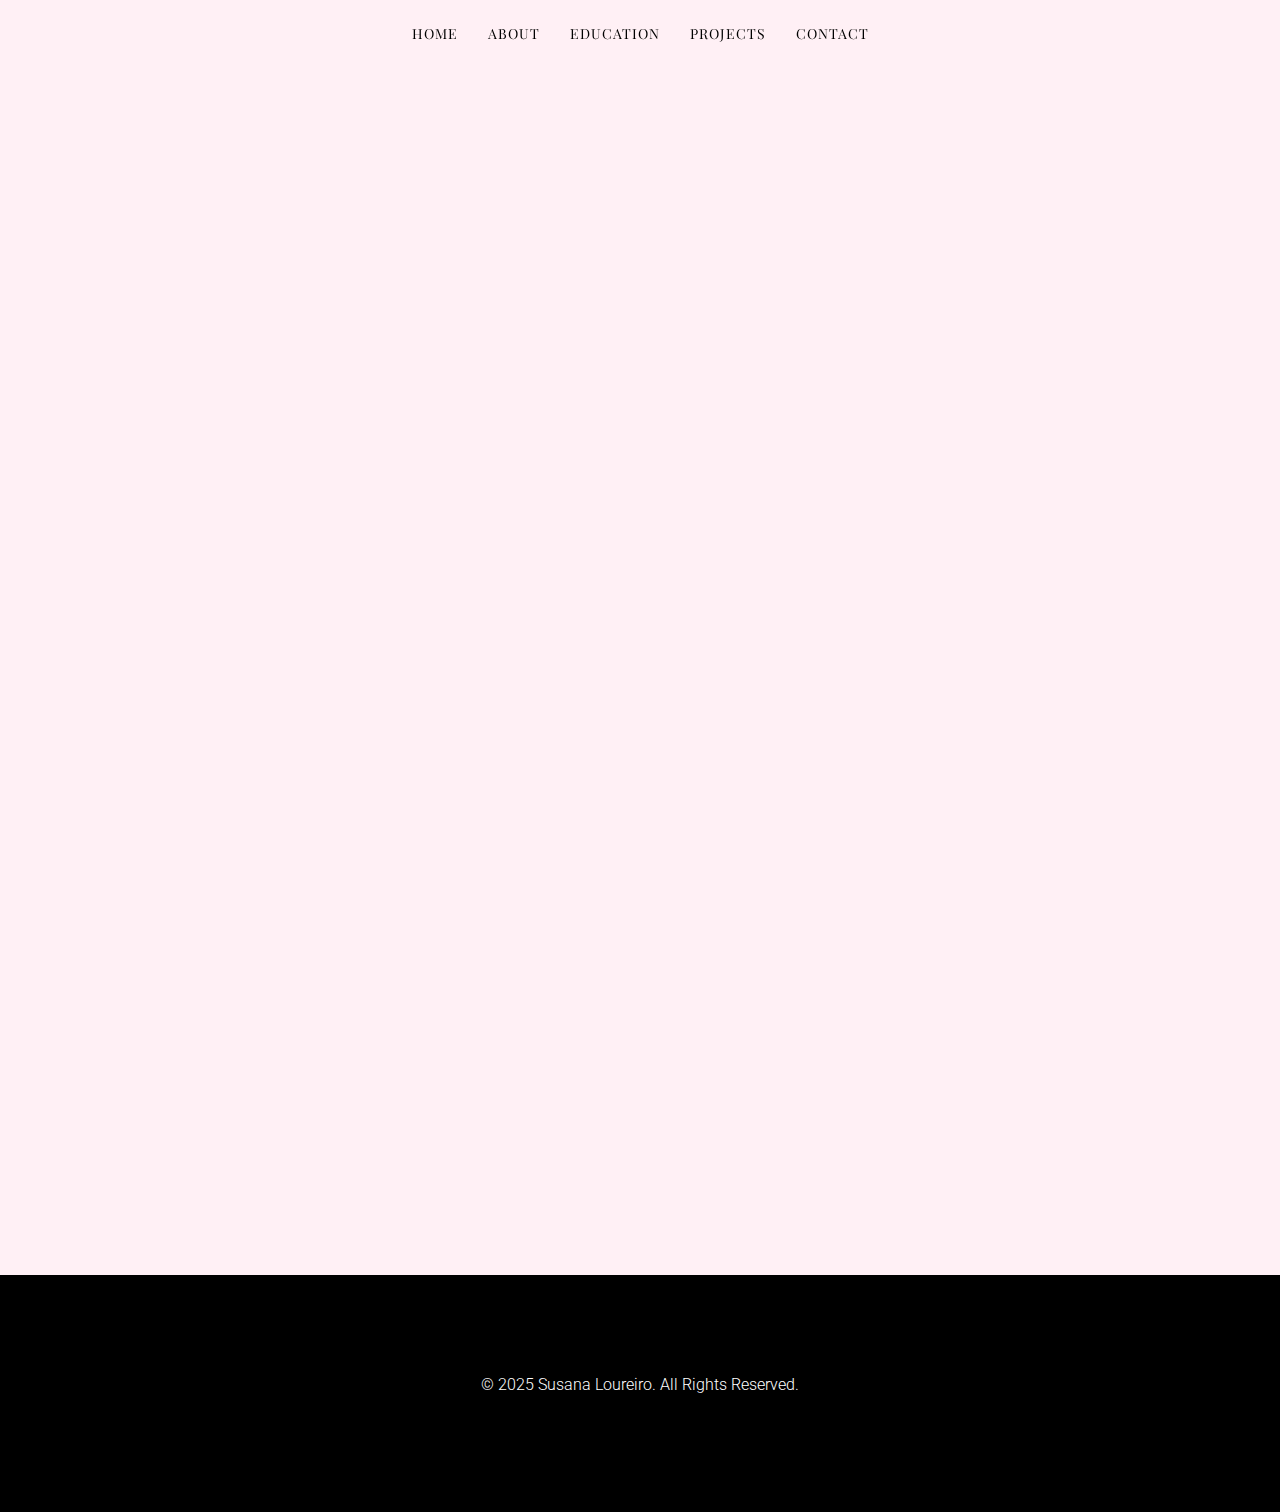
<file: contact.html>
<!DOCTYPE html>
<html lang="en">
<head>
    <meta charset="UTF-8">
    <meta name="viewport" content="width=device-width, initial-scale=1.0">
    <title>Susana Loureiro | Contact</title>
    <link rel="stylesheet" href="css/styles.css">
    <link rel="stylesheet" href="https://cdnjs.cloudflare.com/ajax/libs/font-awesome/6.4.0/css/all.min.css">
    <link rel="preconnect" href="https://fonts.googleapis.com">
    <link rel="preconnect" href="https://fonts.gstatic.com" crossorigin>
    <link href="https://fonts.googleapis.com/css2?family=Bodoni+Moda:ital,wght@0,400;0,500;0,600;0,700;1,400;1,500;1,600&family=Open+Sans:wght@300;400;500;600;700&family=Playfair+Display:ital,wght@0,400;0,500;0,600;0,700;1,400;1,500;1,600&family=Roboto:wght@100;300;400;500;700&display=swap" rel="stylesheet">
</head>
<body>
    <!-- Navigation -->
    <nav class="navbar">
        <ul>
            <li><a href="index.html">Home</a></li>
            <li><a href="about.html">About</a></li>
            <li><a href="education.html">Education</a></li>
            <li><a href="projects.html">Projects</a></li>
            <li><a href="contact.html" class="active">Contact</a></li>
        </ul>
    </nav>

    <!-- Contact Section -->
    <section class="contact-section">
        <div class="container">
            <h2 class="section-title animated">GET IN TOUCH</h2>
            
            <div class="contact-intro animated delay-1">
                <p>Interested in collaborating or want to discuss potential opportunities? I'm always open to connecting with fellow creatives and technologists who appreciate the intersection of code and design aesthetics.</p>
            </div>
            
            <div class="contact-content">
                <div class="contact-form-container animated delay-2">
                    <form class="contact-form">
                        <div class="form-group">
                            <label for="name">Full Name</label>
                            <input type="text" id="name" name="name" required>
                        </div>
                        
                        <div class="form-group">
                            <label for="email">Email Address</label>
                            <input type="email" id="email" name="email" required>
                        </div>
                        
                        <div class="form-group">
                            <label for="subject">Subject</label>
                            <input type="text" id="subject" name="subject" required>
                        </div>
                        
                        <div class="form-group">
                            <label for="message">Message</label>
                            <textarea id="message" name="message" rows="5" required></textarea>
                        </div>
                        
                        <button type="submit" class="submit-btn">SEND MESSAGE</button>
                    </form>
                </div>
                
                <div class="contact-info animated delay-3">
                    <div class="contact-method">
                        <div class="contact-icon">
                            <i class="fas fa-envelope"></i>
                        </div>
                        <div class="contact-details">
                            <h3>Email</h3>
                            <p><a href="mailto:susana.loureiro@example.com">susana.loureiro@example.com</a></p>
                        </div>
                    </div>
                    
                    <div class="contact-method">
                        <div class="contact-icon">
                            <i class="fas fa-map-marker-alt"></i>
                        </div>
                        <div class="contact-details">
                            <h3>Location</h3>
                            <p>Porto, Portugal</p>
                        </div>
                    </div>
                    
                    <div class="contact-method">
                        <div class="contact-icon">
                            <i class="fas fa-share-alt"></i>
                        </div>
                        <div class="contact-details">
                            <h3>Social</h3>
                            <div class="contact-social-links">
                                <a href="#" class="social-link"><i class="fab fa-linkedin-in"></i></a>
                                <a href="#" class="social-link"><i class="fab fa-github"></i></a>
                                <a href="#" class="social-link"><i class="fab fa-instagram"></i></a>
                                <a href="#" class="social-link"><i class="fab fa-medium-m"></i></a>
                            </div>
                        </div>
                    </div>
                    
                    <div class="contact-method">
                        <div class="contact-icon">
                            <i class="fas fa-file-alt"></i>
                        </div>
                        <div class="contact-details">
                            <h3>Resume</h3>
                            <a href="#" class="resume-download-btn">
                                <i class="fas fa-download"></i> Download Resume
                            </a>
                        </div>
                    </div>
                    
                    <div class="contact-quote">
                        <blockquote>
                            "The best way to predict the future is to create it."
                        </blockquote>
                    </div>
                </div>
            </div>
        </div>
    </section>

    <!-- Footer -->
    <footer class="footer">
        <div class="container">
            <p>&copy; 2025 Susana Loureiro. All Rights Reserved.</p>
        </div>
    </footer>

    <script>
        // Simple script to handle navbar styling on scroll
        window.addEventListener('scroll', function() {
            const navbar = document.querySelector('.navbar');
            if (window.scrollY > 50) {
                navbar.style.background = 'rgba(255, 255, 255, 0.95)';
            } else {
                navbar.style.background = 'transparent';
            }
        });
        
        // Form submission handling (placeholder - would need backend implementation)
        document.querySelector('.contact-form').addEventListener('submit', function(e) {
            e.preventDefault();
            // Form validation and submission logic would go here
            alert('Thank you for your message! This is a demo form - in a real implementation, your message would be sent.');
        });
    </script>
</body>
</html>
</file>
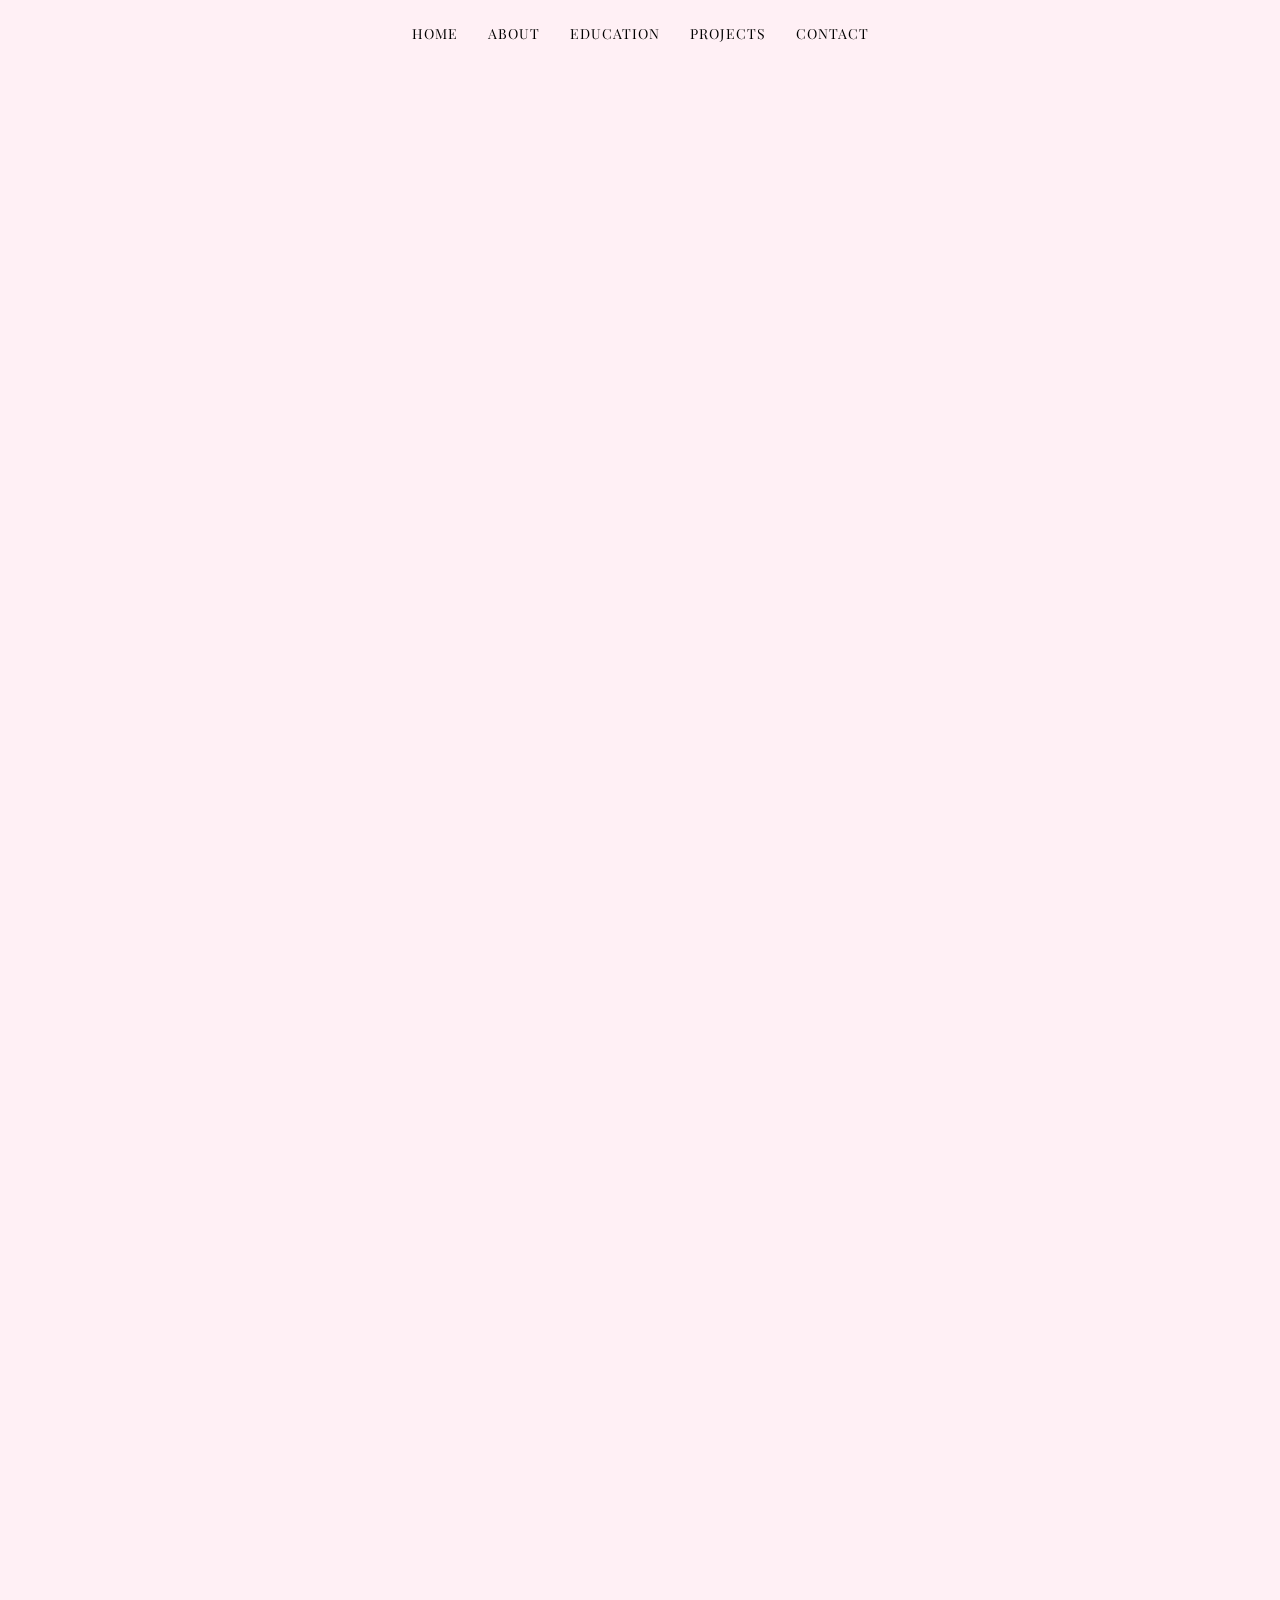
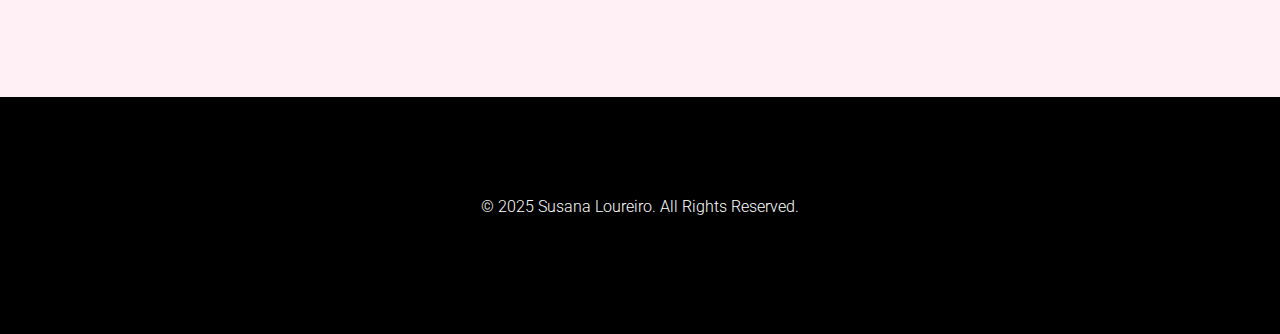
<file: education.html>
<!DOCTYPE html>
<html lang="en">
<head>
    <meta charset="UTF-8">
    <meta name="viewport" content="width=device-width, initial-scale=1.0">
    <title>Susana Loureiro | Education</title>
    <link rel="stylesheet" href="css/styles.css">
    <link rel="stylesheet" href="https://cdnjs.cloudflare.com/ajax/libs/font-awesome/6.4.0/css/all.min.css">
    <link rel="preconnect" href="https://fonts.googleapis.com">
    <link rel="preconnect" href="https://fonts.gstatic.com" crossorigin>
    <link href="https://fonts.googleapis.com/css2?family=Bodoni+Moda:ital,wght@0,400;0,500;0,600;0,700;1,400;1,500;1,600&family=Playfair+Display:ital,wght@0,400;0,500;0,600;0,700;1,400;1,500;1,600&family=Roboto:wght@100;300;400;500;700&display=swap" rel="stylesheet">
    <link href="https://fonts.googleapis.com/css2?family=Open+Sans:wght@300;400;500;600;700&display=swap" rel="stylesheet">
</head>
<body>
    <!-- Navigation -->
    <nav class="navbar">
        <ul>
            <li><a href="index.html">Home</a></li>
            <li><a href="about.html">About</a></li>
            <li><a href="education.html" class="active">Education</a></li>
            <li><a href="projects.html">Projects</a></li>
            <li><a href="contact.html">Contact</a></li>
        </ul>
    </nav>

    <!-- Education Section -->
    <section class="education-section">
        <div class="container">
            <h2 class="section-title animated">EDUCATION</h2>
            
            <div class="timeline animated delay-1">
                <div class="timeline-item">
                    <div class="timeline-dot"></div>
                    <div class="timeline-date">2022 - Present</div>
                    <div class="timeline-content">
                        <h3>BSc in Informatics Engineering</h3>
                        <h4>Instituto Superior de Engenharia do Porto (ISEP)</h4>
                        <p>Specializing in Software Engineering with a focus on modern development methodologies, cloud computing, and AI/ML fundamentals.</p>
                        <p class="timeline-highlight">Key areas: Software Architecture, Web Development, Database Systems, AI Principles</p>
                    </div>
                </div>
            </div>
            
            <!-- Certification Badges Section -->
            <div class="certification-section animated delay-2">
                <h3 class="certification-title">CERTIFICATIONS & BADGES</h3>
                
                <div class="certification-grid">
                    <!-- AWS Cloud Practitioner -->
                    <div class="certification-badge">
                        <img src="images/badges/aws-educate-introduction-to-generative-ai.png">
                        <a href="https://www.credly.com/badges/e81a7af7-a52c-473a-ae38-1fd2b49bdf20/public_url"></a>
                        <p></p>
                        <h4 class="badge-title">AWS Educate - Introduction to Generative AI</h4>
                        <p class="badge-issuer">AWS Educate</p>
                    </div>

                    <!-- AWS Badge -->
                    <div class="certification-badge">
                        <img src="images/badges/aws-knowledge-cloud-essentials.png" href="https://www.credly.com/badges/604a9920-00d9-434c-83bc-39633300362c/public_url">
                        <a href="https://www.credly.com/badges/604a9920-00d9-434c-83bc-39633300362c/public_url"></a>
                        <p></p>
                        <h4 class="badge-title">AWS Knowledge - Cloud Essentials</h4>
                        <p class="badge-issuer">AWS Technology</p>
                    </div>
                </div>
            </div>
            
            <div class="education-quote animated delay-3">
                <blockquote>
                    "Education is not the learning of facts, but the training of the mind to think."
                    <footer>— Albert Einstein</footer>
                </blockquote>
            </div>
        </div>
    </section>

    <!-- Footer -->
    <footer class="footer">
        <div class="container">
            <p>&copy; 2025 Susana Loureiro. All Rights Reserved.</p>
        </div>
    </footer>

    <script>
        // Simple script to handle navbar styling on scroll
        window.addEventListener('scroll', function() {
            const navbar = document.querySelector('.navbar');
            if (window.scrollY > 50) {
                navbar.style.background = 'rgba(255, 255, 255, 0.95)';
            } else {
                navbar.style.background = 'transparent';
            }
        });
    </script>
</body>
</html>
</file>
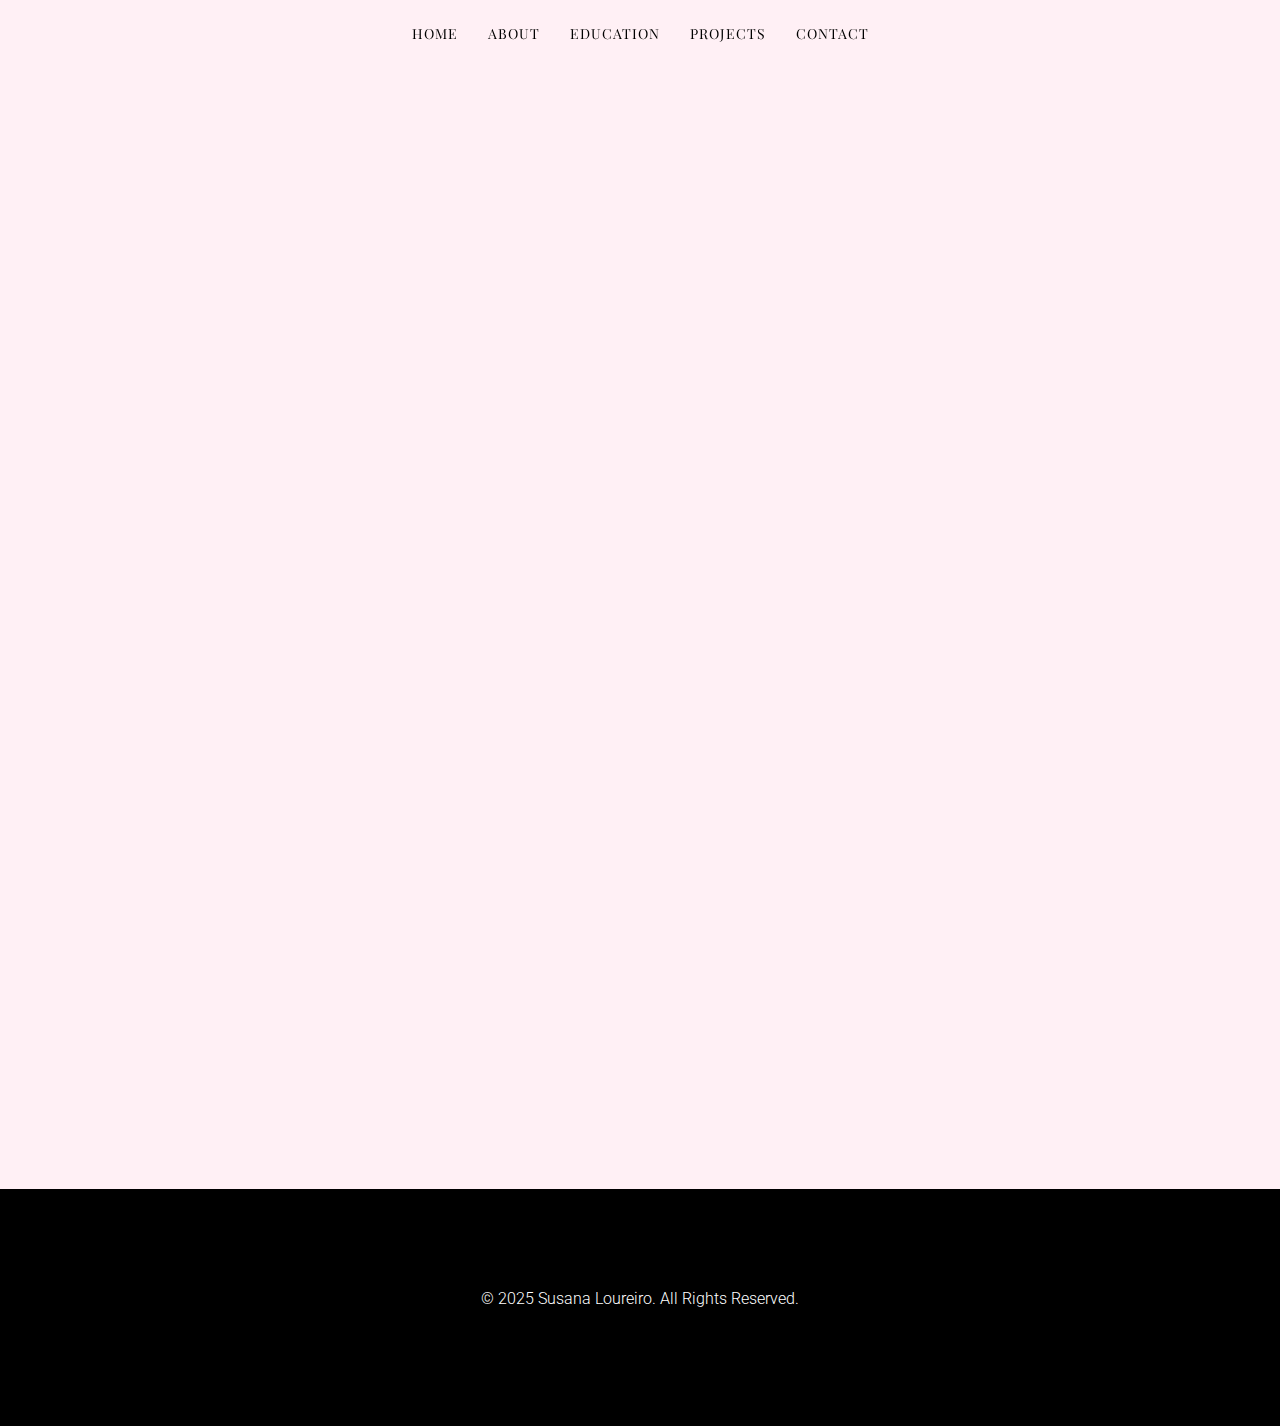
<file: projects.html>
<!DOCTYPE html>
<html lang="en">
<head>
    <meta charset="UTF-8">
    <meta name="viewport" content="width=device-width, initial-scale=1.0">
    <title>Projects | Susana Loureiro</title>
    <link rel="stylesheet" href="css/styles.css">
    <link rel="stylesheet" href="https://cdnjs.cloudflare.com/ajax/libs/font-awesome/6.4.0/css/all.min.css">
    <link rel="preconnect" href="https://fonts.googleapis.com">
    <link rel="preconnect" href="https://fonts.gstatic.com" crossorigin>
    <link href="https://fonts.googleapis.com/css2?family=Bodoni+Moda:ital,wght@0,400;0,500;0,600;0,700;1,400;1,500;1,600&family=Playfair+Display:ital,wght@0,400;0,500;0,600;0,700;1,400;1,500;1,600&family=Roboto:wght@100;300;400;500;700&display=swap" rel="stylesheet">
    <link href="https://fonts.googleapis.com/css2?family=Open+Sans:wght@300;400;500;600;700&display=swap" rel="stylesheet">
</head>
<body>
    <!-- Navigation -->
    <nav class="navbar">
        <ul>
            <li><a href="index.html">Home</a></li>
            <li><a href="about.html">About</a></li>
            <li><a href="education.html">Education</a></li>
            <li><a href="projects.html" class="active">Projects</a></li>
            <li><a href="contact.html">Contact</a></li>
        </ul>
    </nav>

    <!-- Projects Section -->
    <section class="projects-section">
        <div class="container">
            <h2 class="section-title animated">PROJECTS</h2>
            
            <div class="projects-intro animated delay-1">
                <p>A curated collection of projects that showcase my technical abilities and creative vision. Each project represents the convergence of precision engineering and aesthetic sensibility.</p>
            </div>
            
            <div class="projects-filter animated delay-1">
                <button class="filter-btn active" data-filter="all">All</button>
                <button class="filter-btn" data-filter="web">Web Development</button>
                <!--<button class="filter-btn" data-filter="ai">AI & ML</button>-->
                <button class="filter-btn" data-filter="android">Android</button>
            </div>
            
            <div class="projects-grid animated delay-2">
                <!-- more projects here -->

                <!-- Project 1 -->
                <div class="project-card" data-category="android design">
                    <div class="project-image">
                        <img src="images/projects/atlas.webp" alt="Atlas">
                        <div class="project-overlay">
                            <div class="project-links">
                                <!--<a href="" class="project-link"><i class="fas fa-link"></i></a>-->
                                <a href="https://github.com/francisc-o-liveira/Atlas" class="project-link"><i class="fab fa-github"></i></a>
                            </div>
                        </div>
                    </div>
                    <div class="project-info">
                        <h3>Atlas</h3>
                        <p>Atlas is an Android application designed to help users plan and organize their travels. The app provides a user-friendly interface for managing trips, adjusting settings, and handling multiple languages.</p>
                        <div class="project-tags">
                            <span>Java</span>
                            <span>Kotlin</span>
                            <span>Spring</span>
                            <span>XML</span>
                            <span>Android</span>
                        </div>
                    </div>
                </div>
                
                <!-- Project 2 -->
                <!--<div class="project-card" data-category="web design">
                    <div class="project-image">
                        <img src="images/projects/green-space-management.webp" alt="Green Space Management app">
                        <div class="project-overlay">
                            <div class="project-links">

                                <a href="https://github.com/francisc-o-liveira/lei-24-s2-1dp-g163" class="project-link"><i class="fab fa-github"></i></a>
                            </div>
                        </div>
                    </div>
                    <div class="project-info">
                        <h3>Green Space Management</h3>
                        <p>This is an application used by a green space company to manage their collaborators, machines, equipment and vehicles to their tasks with an easy and fast way to interact.</p>
                        <div class="project-tags">
                            <span>Java</span>
                            <span>Python</span>
                            <span>JavaFX</span>
                        </div>
                    </div>
                </div>-->
                
                <!-- Project 3 -->
                <div class="project-card" data-category="web design">
                    <div class="project-image">
                        <img src="images/projects/catalog-shop.webp" alt="Catalog Shop">
                        <div class="project-overlay">
                            <div class="project-links">
                                <!--<a href="" class="project-link"><i class="fas fa-link"></i></a>-->
                                <a href="https://github.com/francisc-o-liveira/catalog-shop" class="project-link"><i class="fab fa-github"></i></a>
                            </div>
                        </div>
                    </div>
                    <div class="project-info">
                        <h3>Shop Catalog</h3>
                        <p>A web application to serve as a catalog for an online shop.</p>
                        <div class="project-tags">
                            <span>HTML</span>
                            <span>CSS</span>
                            <span>JavaScript</span>
                        </div>
                    </div>
                </div>
                


            </div>
        </div>
    </section>

    <!-- Footer -->
    <footer class="footer">
        <div class="container">
            <p>&copy; 2025 Susana Loureiro. All Rights Reserved.</p>
        </div>
    </footer>

    <script>
        // Simple script to handle navbar styling on scroll
        window.addEventListener('scroll', function() {
            const navbar = document.querySelector('.navbar');
            if (window.scrollY > 50) {
                navbar.style.background = 'rgba(255, 255, 255, 0.95)';
            } else {
                navbar.style.background = 'transparent';
            }
        });
        
        // Project filtering
        document.addEventListener('DOMContentLoaded', function() {
            const filterBtns = document.querySelectorAll('.filter-btn');
            const projectCards = document.querySelectorAll('.project-card');
            
            filterBtns.forEach(btn => {
                btn.addEventListener('click', function() {
                    // Remove active class from all buttons
                    filterBtns.forEach(b => b.classList.remove('active'));
                    // Add active class to clicked button
                    this.classList.add('active');
                    
                    const filter = this.getAttribute('data-filter');
                    
                    projectCards.forEach(card => {
                        if (filter === 'all') {
                            card.style.display = 'block';
                        } else {
                            const category = card.getAttribute('data-category');
                            if (category.includes(filter)) {
                                card.style.display = 'block';
                            } else {
                                card.style.display = 'none';
                            }
                        }
                    });
                });
            });
        });
    </script>
</body>
</html>
</file>
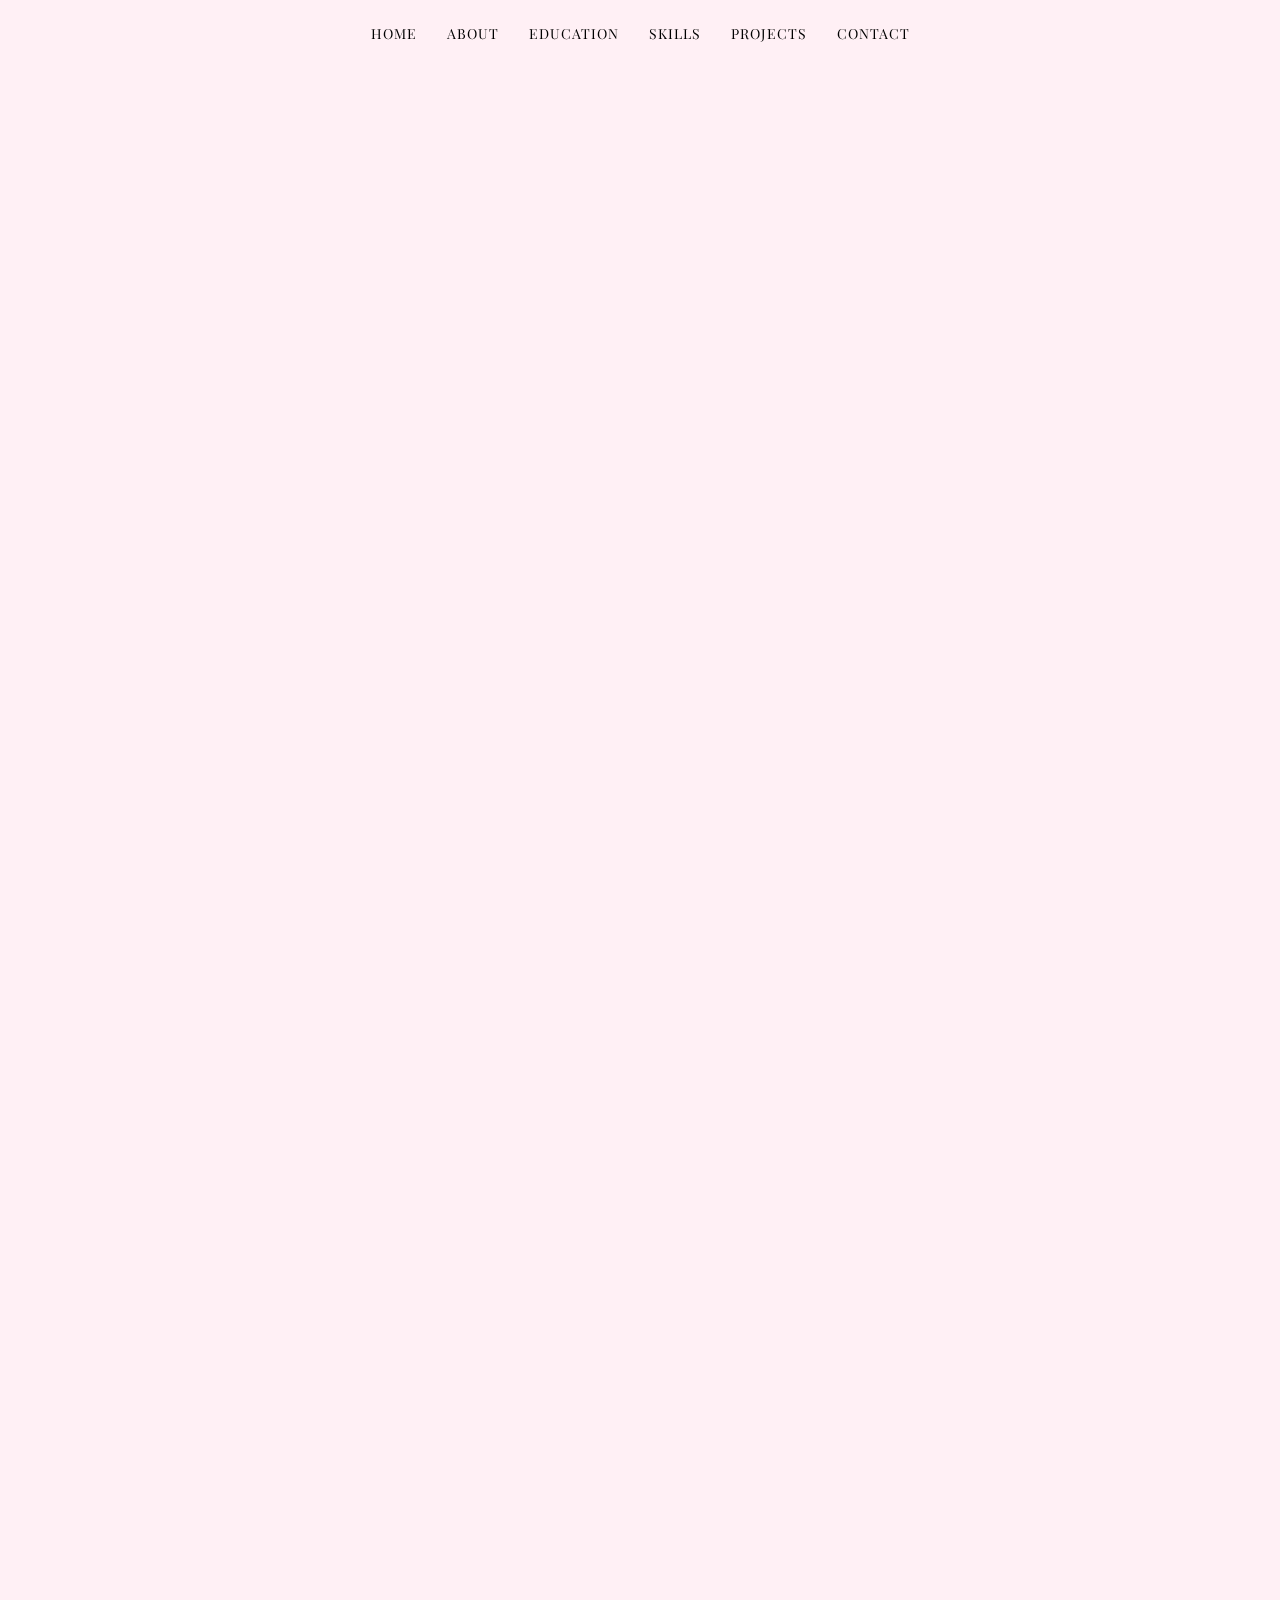
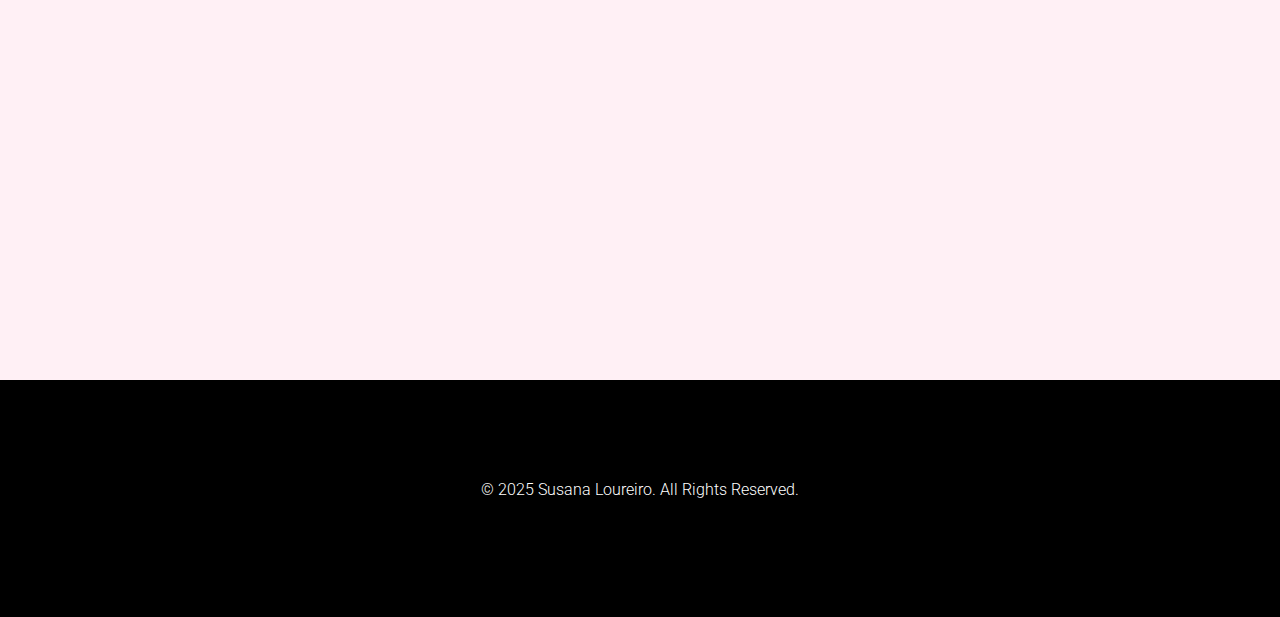
<file: skills.html>
<!DOCTYPE html>
<html lang="en">
<head>
    <meta charset="UTF-8">
    <meta name="viewport" content="width=device-width, initial-scale=1.0">
    <title>Susana Loureiro | Skills</title>
    <link rel="stylesheet" href="css/styles.css">
    <link rel="stylesheet" href="https://cdnjs.cloudflare.com/ajax/libs/font-awesome/6.4.0/css/all.min.css">
    <link rel="preconnect" href="https://fonts.googleapis.com">
    <link rel="preconnect" href="https://fonts.gstatic.com" crossorigin>
    <link href="https://fonts.googleapis.com/css2?family=Bodoni+Moda:ital,wght@0,400;0,500;0,600;0,700;1,400;1,500;1,600&family=Open+Sans:wght@300;400;500;600;700&family=Playfair+Display:ital,wght@0,400;0,500;0,600;0,700;1,400;1,500;1,600&family=Roboto:wght@100;300;400;500;700&display=swap" rel="stylesheet">
</head>
<body>
    <!-- Navigation -->
    <nav class="navbar">
        <ul>
            <li><a href="index.html">Home</a></li>
            <li><a href="about.html">About</a></li>
            <li><a href="education.html">Education</a></li>
            <li><a href="skills.html" class="active">Skills</a></li>
            <li><a href="projects.html">Projects</a></li>
            <li><a href="contact.html">Contact</a></li>
        </ul>
    </nav>

    <!-- Skills Section -->
    <section class="skills-section">
        <div class="container">
            <h2 class="section-title animated">SKILLS</h2>
            
            <div class="skills-intro animated delay-1">
                <p>My technical repertoire is both diverse and focused, with a particular emphasis on creating elegant, efficient solutions. Like in fashion, where simplicity often yields the most sophisticated designs, I believe in writing clean, maintainable code that reflects both functionality and artistry.</p>
            </div>
            
            <div class="skills-categories">
                <!-- Technical Skills -->
                <div class="skill-category animated delay-1">
                    <h3>TECHNICAL EXPERTISE</h3>
                    <div class="skill-grid">
                        <div class="skill-item">
                            <div class="skill-icon"><i class="fab fa-js-square"></i></div>
                            <h4>JavaScript</h4>
                            <div class="skill-level">
                                <div class="skill-bar" style="width: 95%"></div>
                            </div>
                        </div>
                        
                        <div class="skill-item">
                            <div class="skill-icon"><i class="fab fa-react"></i></div>
                            <h4>React</h4>
                            <div class="skill-level">
                                <div class="skill-bar" style="width: 90%"></div>
                            </div>
                        </div>
                        
                        <div class="skill-item">
                            <div class="skill-icon"><i class="fab fa-python"></i></div>
                            <h4>Python</h4>
                            <div class="skill-level">
                                <div class="skill-bar" style="width: 85%"></div>
                            </div>
                        </div>
                        
                        <div class="skill-item">
                            <div class="skill-icon"><i class="fas fa-database"></i></div>
                            <h4>SQL & NoSQL</h4>
                            <div class="skill-level">
                                <div class="skill-bar" style="width: 80%"></div>
                            </div>
                        </div>
                        
                        <div class="skill-item">
                            <div class="skill-icon"><i class="fab fa-node-js"></i></div>
                            <h4>Node.js</h4>
                            <div class="skill-level">
                                <div class="skill-bar" style="width: 85%"></div>
                            </div>
                        </div>
                        
                        <div class="skill-item">
                            <div class="skill-icon"><i class="fab fa-aws"></i></div>
                            <h4>AWS</h4>
                            <div class="skill-level">
                                <div class="skill-bar" style="width: 75%"></div>
                            </div>
                        </div>
                    </div>
                </div>
                
                <!-- AI/ML Skills -->
                <div class="skill-category animated delay-2">
                    <h3>AI & MACHINE LEARNING</h3>
                    <div class="skill-grid">
                        <div class="skill-item">
                            <div class="skill-icon"><i class="fas fa-brain"></i></div>
                            <h4>TensorFlow</h4>
                            <div class="skill-level">
                                <div class="skill-bar" style="width: 70%"></div>
                            </div>
                        </div>
                        
                        <div class="skill-item">
                            <div class="skill-icon"><i class="fas fa-chart-line"></i></div>
                            <h4>Scikit-learn</h4>
                            <div class="skill-level">
                                <div class="skill-bar" style="width: 75%"></div>
                            </div>
                        </div>
                        
                        <div class="skill-item">
                            <div class="skill-icon"><i class="fas fa-robot"></i></div>
                            <h4>Natural Language Processing</h4>
                            <div class="skill-level">
                                <div class="skill-bar" style="width: 65%"></div>
                            </div>
                        </div>
                    </div>
                </div>
                
                <!-- Creative Skills -->
                <div class="skill-category animated delay-3">
                    <h3>CREATIVE & DESIGN</h3>
                    <div class="skill-grid">
                        <div class="skill-item">
                            <div class="skill-icon"><i class="fas fa-paint-brush"></i></div>
                            <h4>UI/UX Design</h4>
                            <div class="skill-level">
                                <div class="skill-bar" style="width: 90%"></div>
                            </div>
                        </div>
                        
                        <div class="skill-item">
                            <div class="skill-icon"><i class="fab fa-figma"></i></div>
                            <h4>Figma</h4>
                            <div class="skill-level">
                                <div class="skill-bar" style="width: 85%"></div>
                            </div>
                        </div>
                        
                        <div class="skill-item">
                            <div class="skill-icon"><i class="fas fa-palette"></i></div>
                            <h4>Design Systems</h4>
                            <div class="skill-level">
                                <div class="skill-bar" style="width: 80%"></div>
                            </div>
                        </div>
                    </div>
                </div>
            </div>
            
            <div class="skills-quote animated delay-3">
                <blockquote>
                    "In both code and design, simplicity is the ultimate sophistication."
                </blockquote>
            </div>
        </div>
    </section>

    <!-- Footer -->
    <footer class="footer">
        <div class="container">
            <p>&copy; 2025 Susana Loureiro. All Rights Reserved.</p>
        </div>
    </footer>

    <script>
        // Simple script to handle navbar styling on scroll
        window.addEventListener('scroll', function() {
            const navbar = document.querySelector('.navbar');
            if (window.scrollY > 50) {
                navbar.style.background = 'rgba(255, 255, 255, 0.95)';
            } else {
                navbar.style.background = 'transparent';
            }
        });
    </script>
</body>
</html>
</file>
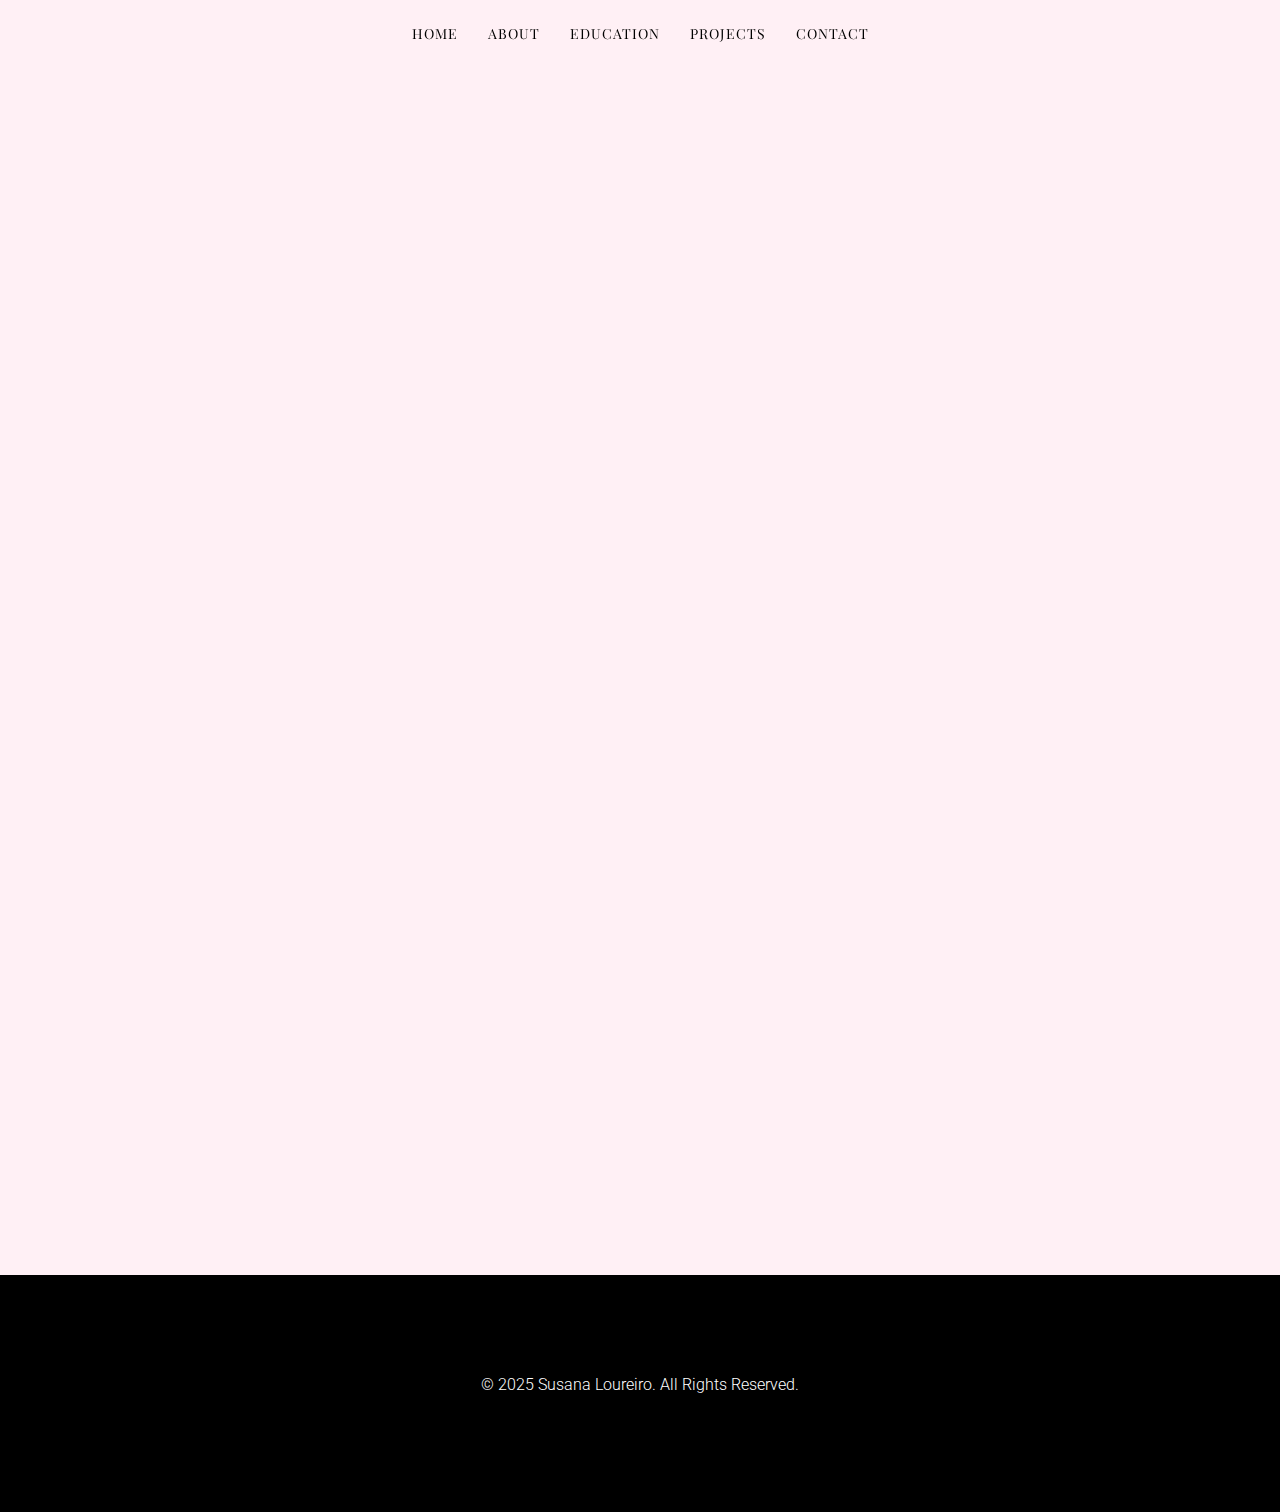
<file: html/contact.html>
<!DOCTYPE html>
<html lang="en">
<head>
    <meta charset="UTF-8">
    <meta name="viewport" content="width=device-width, initial-scale=1.0">
    <title>Susana Loureiro | Contact</title>
    <link rel="stylesheet" href="../css/styles.css">
    <link rel="stylesheet" href="https://cdnjs.cloudflare.com/ajax/libs/font-awesome/6.4.0/css/all.min.css">
    <link rel="preconnect" href="https://fonts.googleapis.com">
    <link rel="preconnect" href="https://fonts.gstatic.com" crossorigin>
    <link href="https://fonts.googleapis.com/css2?family=Bodoni+Moda:ital,wght@0,400;0,500;0,600;0,700;1,400;1,500;1,600&family=Open+Sans:wght@300;400;500;600;700&family=Playfair+Display:ital,wght@0,400;0,500;0,600;0,700;1,400;1,500;1,600&family=Roboto:wght@100;300;400;500;700&display=swap" rel="stylesheet">
</head>
<body>
    <!-- Navigation -->
    <nav class="navbar">
        <ul>
            <li><a href="../index.html">Home</a></li>
            <li><a href="about.html">About</a></li>
            <li><a href="education.html">Education</a></li>
            <li><a href="projects.html">Projects</a></li>
            <li><a href="contact.html" class="active">Contact</a></li>
        </ul>
    </nav>

    <!-- Contact Section -->
    <section class="contact-section">
        <div class="container">
            <h2 class="section-title animated">GET IN TOUCH</h2>
            
            <div class="contact-intro animated delay-1">
                <p>Interested in collaborating or want to discuss potential opportunities? I'm always open to connecting with fellow creatives and technologists who appreciate the intersection of code and design aesthetics.</p>
            </div>
            
            <div class="contact-content">
                <div class="contact-form-container animated delay-2">
                    <form class="contact-form">
                        <div class="form-group">
                            <label for="name">Full Name</label>
                            <input type="text" id="name" name="name" required>
                        </div>
                        
                        <div class="form-group">
                            <label for="email">Email Address</label>
                            <input type="email" id="email" name="email" required>
                        </div>
                        
                        <div class="form-group">
                            <label for="subject">Subject</label>
                            <input type="text" id="subject" name="subject" required>
                        </div>
                        
                        <div class="form-group">
                            <label for="message">Message</label>
                            <textarea id="message" name="message" rows="5" required></textarea>
                        </div>
                        
                        <button type="submit" class="submit-btn">SEND MESSAGE</button>
                    </form>
                </div>
                
                <div class="contact-info animated delay-3">
                    <div class="contact-method">
                        <div class="contact-icon">
                            <i class="fas fa-envelope"></i>
                        </div>
                        <div class="contact-details">
                            <h3>Email</h3>
                            <p><a href="mailto:susana.loureiro@example.com">susana.loureiro@example.com</a></p>
                        </div>
                    </div>
                    
                    <div class="contact-method">
                        <div class="contact-icon">
                            <i class="fas fa-map-marker-alt"></i>
                        </div>
                        <div class="contact-details">
                            <h3>Location</h3>
                            <p>Porto, Portugal</p>
                        </div>
                    </div>
                    
                    <div class="contact-method">
                        <div class="contact-icon">
                            <i class="fas fa-share-alt"></i>
                        </div>
                        <div class="contact-details">
                            <h3>Social</h3>
                            <div class="contact-social-links">
                                <a href="#" class="social-link"><i class="fab fa-linkedin-in"></i></a>
                                <a href="#" class="social-link"><i class="fab fa-github"></i></a>
                                <a href="#" class="social-link"><i class="fab fa-instagram"></i></a>
                                <a href="#" class="social-link"><i class="fab fa-medium-m"></i></a>
                            </div>
                        </div>
                    </div>
                    
                    <div class="contact-method">
                        <div class="contact-icon">
                            <i class="fas fa-file-alt"></i>
                        </div>
                        <div class="contact-details">
                            <h3>Resume</h3>
                            <a href="#" class="resume-download-btn">
                                <i class="fas fa-download"></i> Download Resume
                            </a>
                        </div>
                    </div>
                    
                    <div class="contact-quote">
                        <blockquote>
                            "The best way to predict the future is to create it."
                        </blockquote>
                    </div>
                </div>
            </div>
        </div>
    </section>

    <!-- Footer -->
    <footer class="footer">
        <div class="container">
            <p>&copy; 2025 Susana Loureiro. All Rights Reserved.</p>
        </div>
    </footer>

    <script>
        // Simple script to handle navbar styling on scroll
        window.addEventListener('scroll', function() {
            const navbar = document.querySelector('.navbar');
            if (window.scrollY > 50) {
                navbar.style.background = 'rgba(255, 255, 255, 0.95)';
            } else {
                navbar.style.background = 'transparent';
            }
        });
        
        // Form submission handling (placeholder - would need backend implementation)
        document.querySelector('.contact-form').addEventListener('submit', function(e) {
            e.preventDefault();
            // Form validation and submission logic would go here
            alert('Thank you for your message! This is a demo form - in a real implementation, your message would be sent.');
        });
    </script>
</body>
</html>
</file>
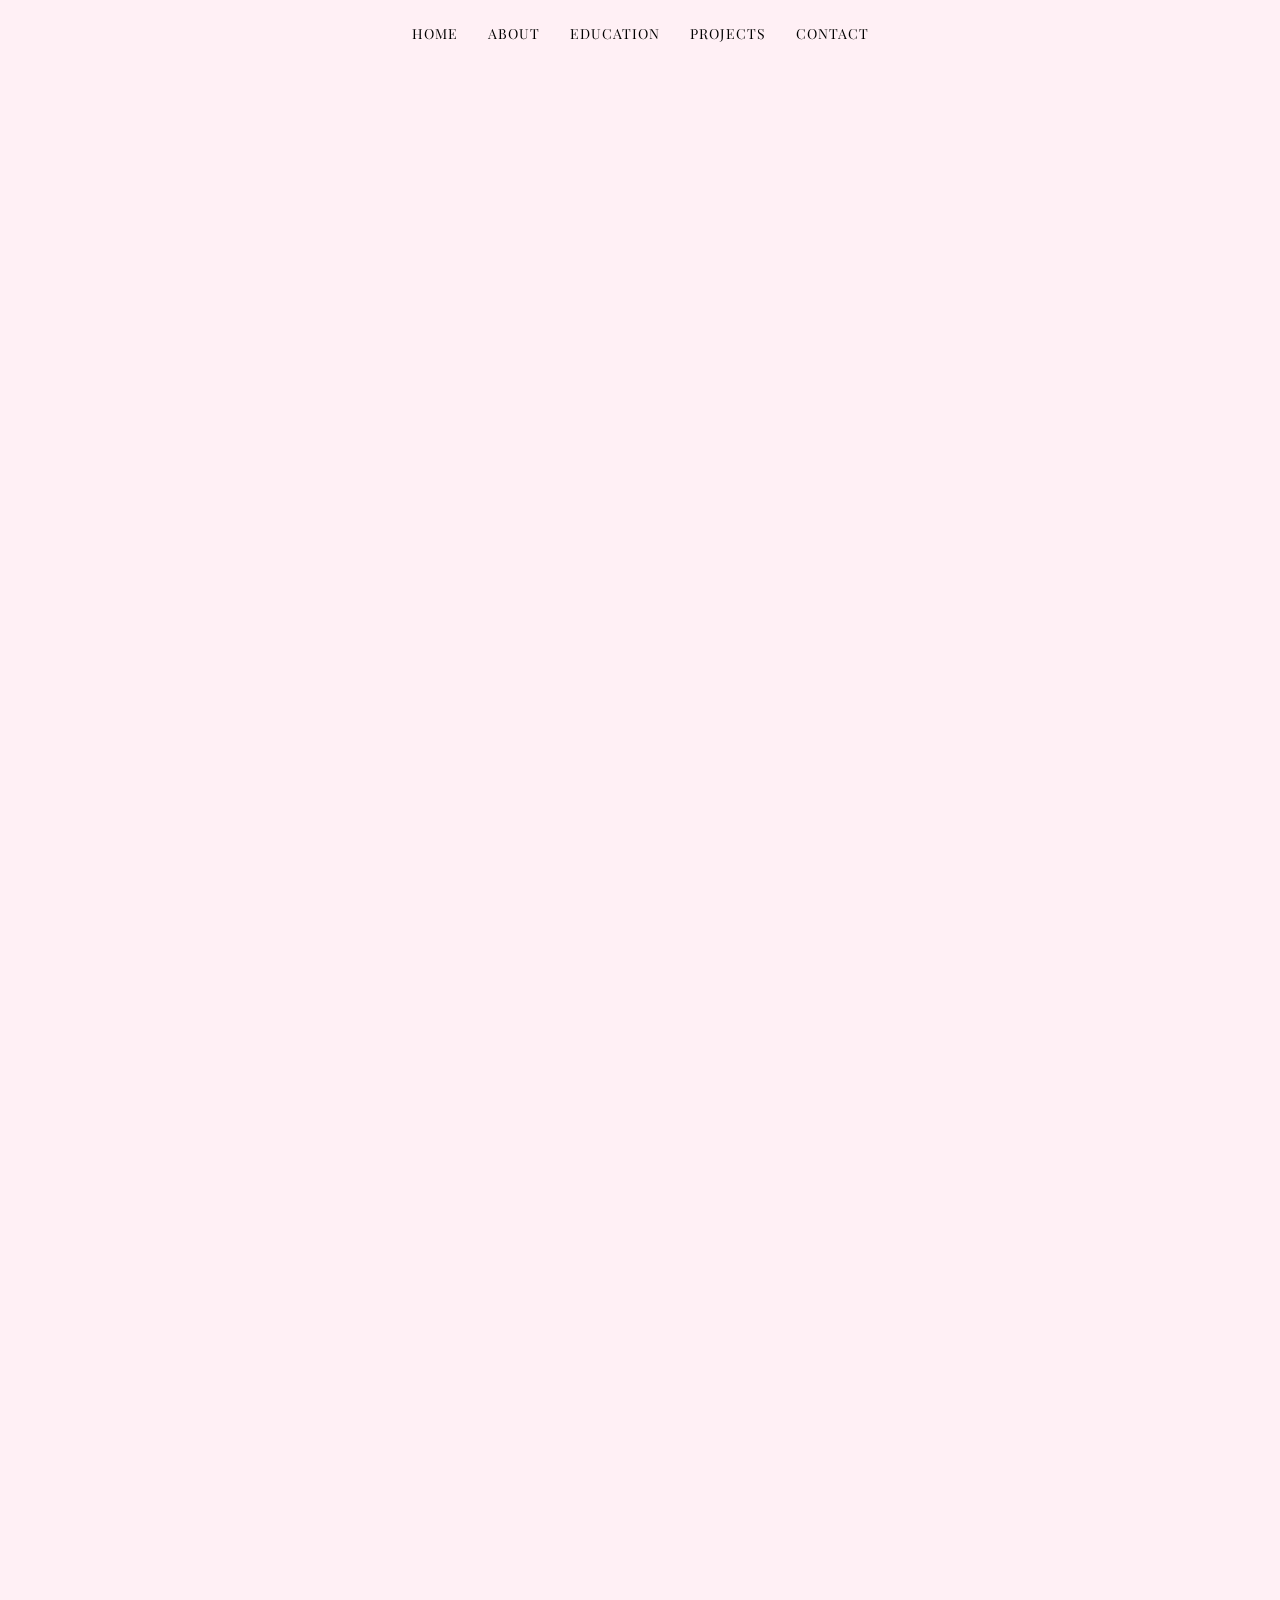
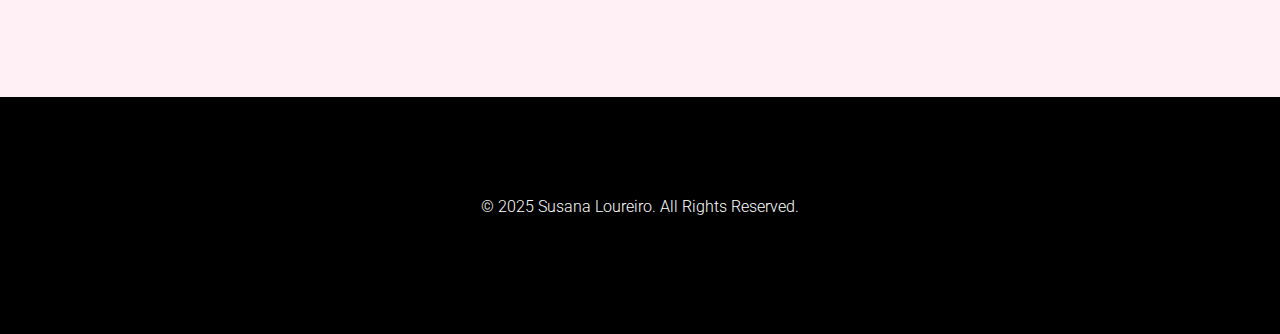
<file: html/education.html>
<!DOCTYPE html>
<html lang="en">
<head>
    <meta charset="UTF-8">
    <meta name="viewport" content="width=device-width, initial-scale=1.0">
    <title>Susana Loureiro | Education</title>
    <link rel="stylesheet" href="../css/styles.css">
    <link rel="stylesheet" href="https://cdnjs.cloudflare.com/ajax/libs/font-awesome/6.4.0/css/all.min.css">
    <link rel="preconnect" href="https://fonts.googleapis.com">
    <link rel="preconnect" href="https://fonts.gstatic.com" crossorigin>
    <link href="https://fonts.googleapis.com/css2?family=Bodoni+Moda:ital,wght@0,400;0,500;0,600;0,700;1,400;1,500;1,600&family=Playfair+Display:ital,wght@0,400;0,500;0,600;0,700;1,400;1,500;1,600&family=Roboto:wght@100;300;400;500;700&display=swap" rel="stylesheet">
    <link href="https://fonts.googleapis.com/css2?family=Open+Sans:wght@300;400;500;600;700&display=swap" rel="stylesheet">
</head>
<body>
    <!-- Navigation -->
    <nav class="navbar">
        <ul>
            <li><a href="../index.html">Home</a></li>
            <li><a href="about.html">About</a></li>
            <li><a href="education.html" class="active">Education</a></li>
            <li><a href="projects.html">Projects</a></li>
            <li><a href="contact.html">Contact</a></li>
        </ul>
    </nav>

    <!-- Education Section -->
    <section class="education-section">
        <div class="container">
            <h2 class="section-title animated">EDUCATION</h2>
            
            <div class="timeline animated delay-1">
                <div class="timeline-item">
                    <div class="timeline-dot"></div>
                    <div class="timeline-date">2022 - Present</div>
                    <div class="timeline-content">
                        <h3>BSc in Informatics Engineering</h3>
                        <h4>Instituto Superior de Engenharia do Porto (ISEP)</h4>
                        <p>Specializing in Software Engineering with a focus on modern development methodologies, cloud computing, and AI/ML fundamentals.</p>
                        <p class="timeline-highlight">Key areas: Software Architecture, Web Development, Database Systems, AI Principles</p>
                    </div>
                </div>
            </div>
            
            <!-- Certification Badges Section -->
            <div class="certification-section animated delay-2">
                <h3 class="certification-title">CERTIFICATIONS & BADGES</h3>
                
                <div class="certification-grid">
                    <!-- AWS Cloud Practitioner -->
                    <div class="certification-badge">
                        <img src="../images/badges/aws-educate-introduction-to-generative-ai.png">
                        <a href="https://www.credly.com/badges/e81a7af7-a52c-473a-ae38-1fd2b49bdf20/public_url"></a>
                        <p></p>
                        <h4 class="badge-title">AWS Educate - Introduction to Generative AI</h4>
                        <p class="badge-issuer">AWS Educate</p>
                    </div>

                    <!-- AWS Badge -->
                    <div class="certification-badge">
                        <img src="../images/badges/aws-knowledge-cloud-essentials.png" href="https://www.credly.com/badges/604a9920-00d9-434c-83bc-39633300362c/public_url">
                        <a href="https://www.credly.com/badges/604a9920-00d9-434c-83bc-39633300362c/public_url"></a>
                        <p></p>
                        <h4 class="badge-title">AWS Knowledge - Cloud Essentials</h4>
                        <p class="badge-issuer">AWS Technology</p>
                    </div>
                </div>
            </div>
            
            <div class="education-quote animated delay-3">
                <blockquote>
                    "Education is not the learning of facts, but the training of the mind to think."
                    <footer>— Albert Einstein</footer>
                </blockquote>
            </div>
        </div>
    </section>

    <!-- Footer -->
    <footer class="footer">
        <div class="container">
            <p>&copy; 2025 Susana Loureiro. All Rights Reserved.</p>
        </div>
    </footer>

    <script>
        // Simple script to handle navbar styling on scroll
        window.addEventListener('scroll', function() {
            const navbar = document.querySelector('.navbar');
            if (window.scrollY > 50) {
                navbar.style.background = 'rgba(255, 255, 255, 0.95)';
            } else {
                navbar.style.background = 'transparent';
            }
        });
    </script>
</body>
</html>
</file>
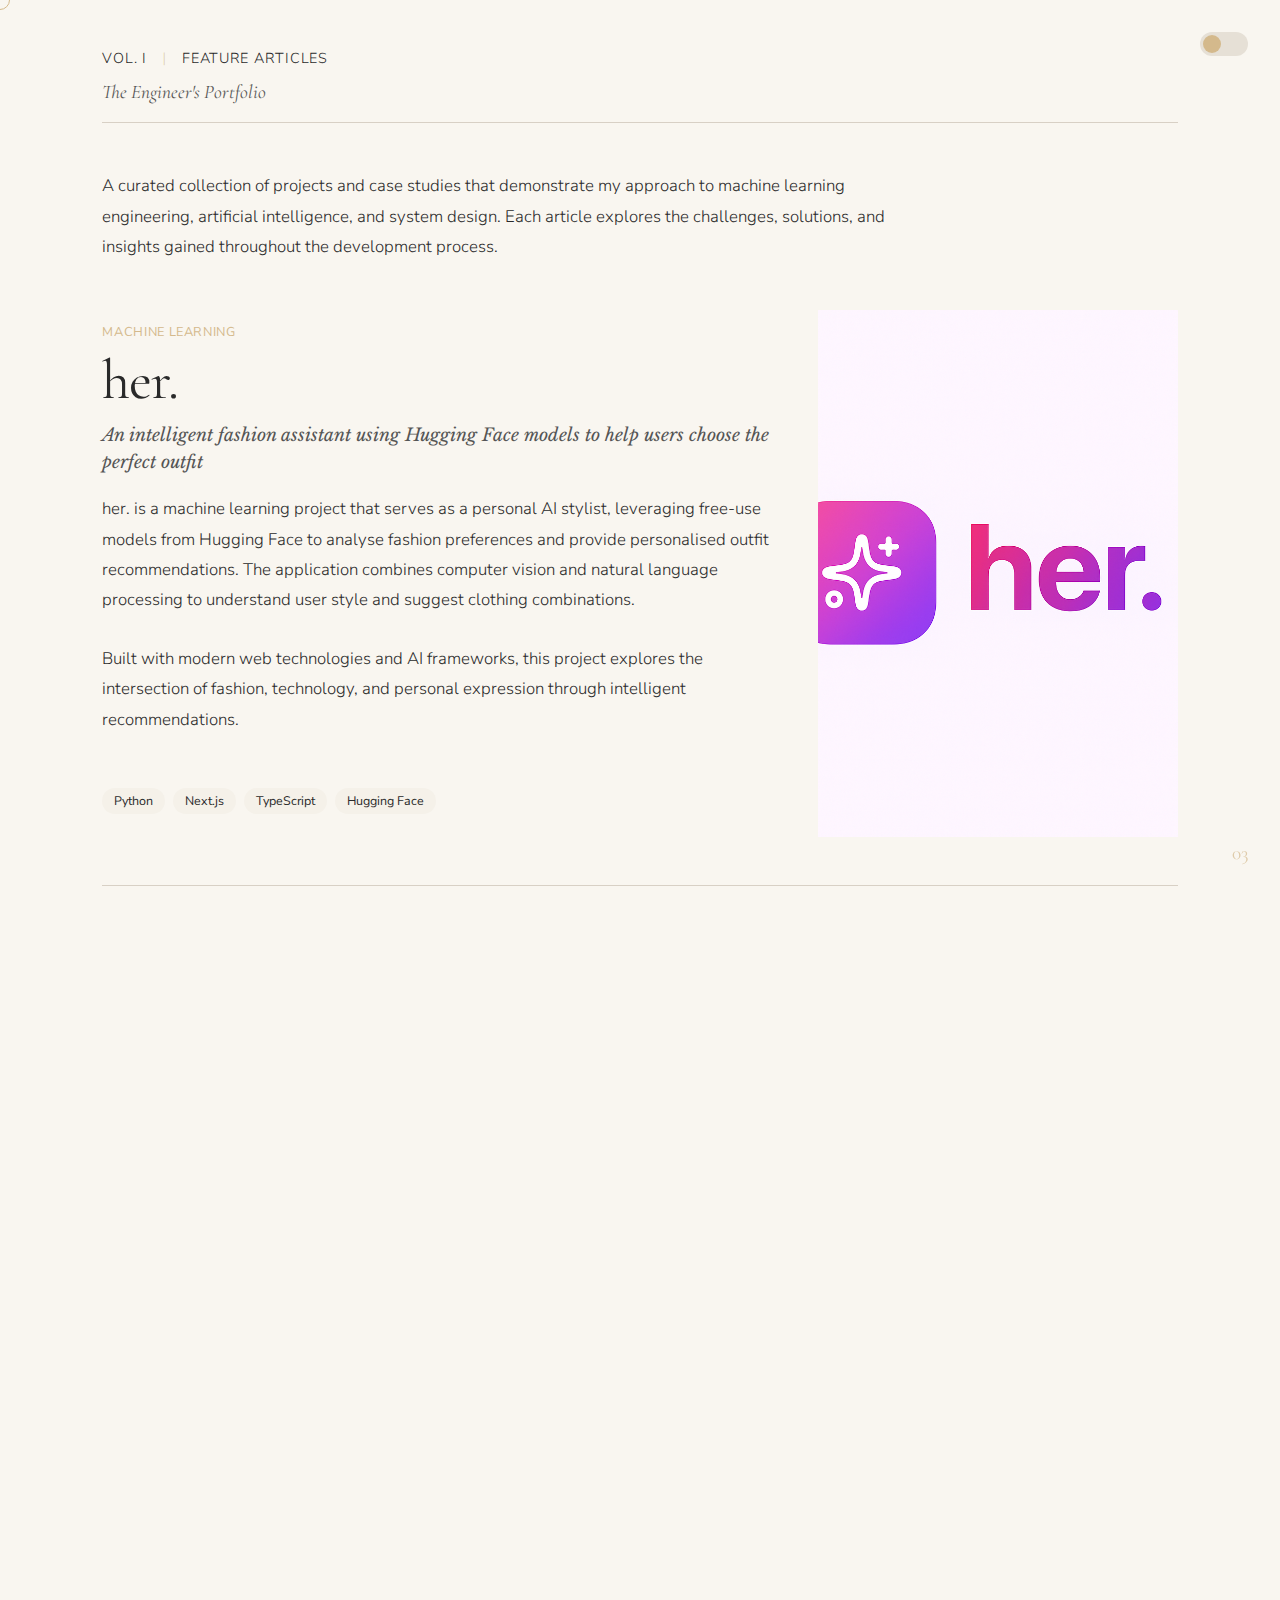
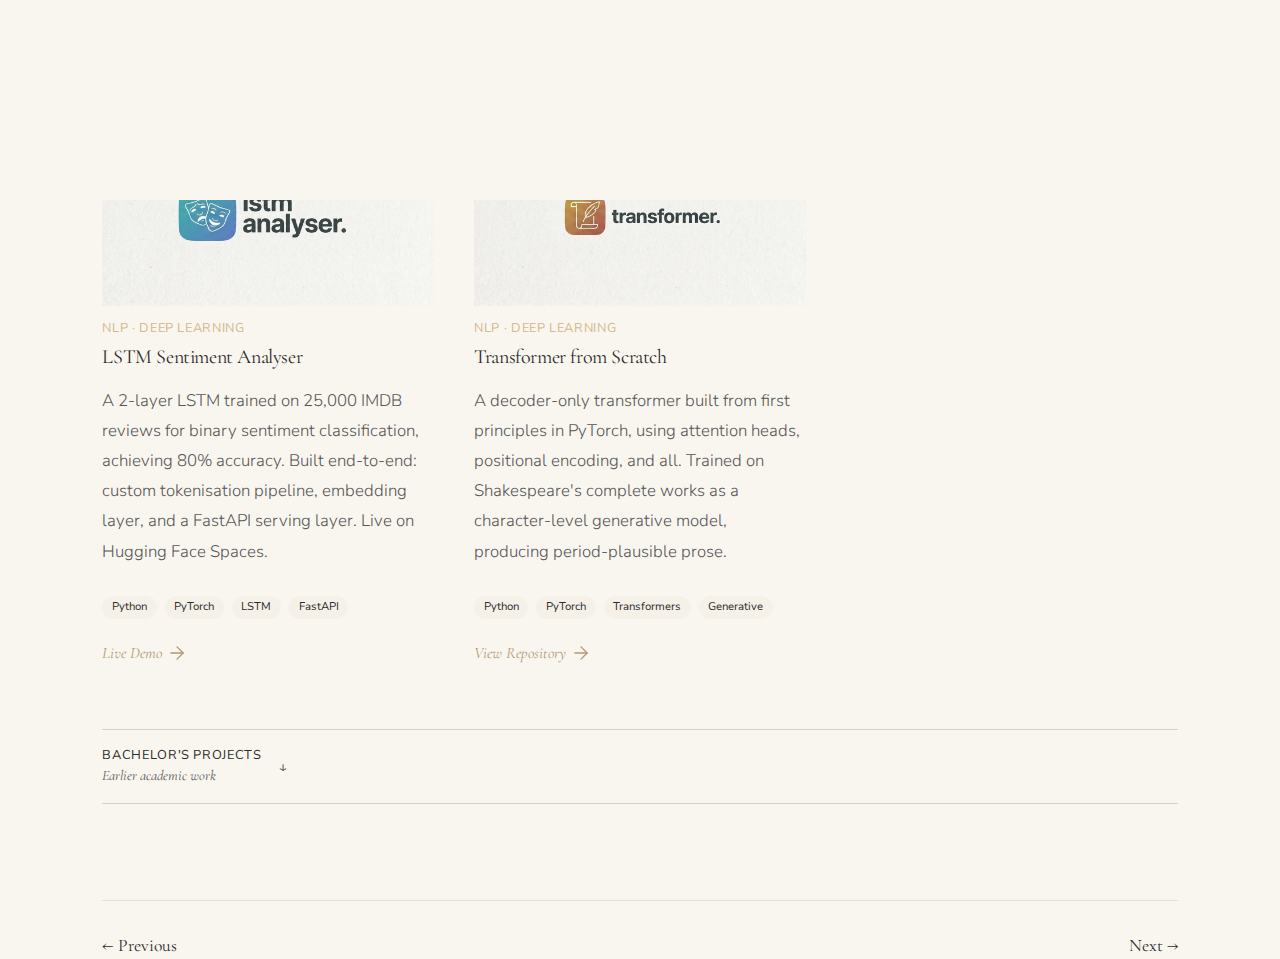
<file: html/feature-articles.html>
<!DOCTYPE html>
<html lang="en">
<head>
    <meta charset="UTF-8">
    <meta name="viewport" content="width=device-width, initial-scale=1.0">
    <title>Feature Articles | Susana Loureiro</title>
    <link rel="icon" type="image/png" href="images/favicon.png">
    <link rel="stylesheet" href="../css/style.css">
    <link rel="preconnect" href="https://fonts.googleapis.com">
    <link rel="preconnect" href="https://fonts.gstatic.com" crossorigin>
    <link href="https://fonts.googleapis.com/css2?family=Cormorant+Garamond:ital,wght@0,300;0,400;0,500;0,600;1,400&family=Lora:ital,wght@0,400;0,500;0,600;1,400&family=Montserrat:wght@300;400;500&display=swap" rel="stylesheet">
    <link href="https://fonts.googleapis.com/css2?family=EB+Garamond:ital,wght@0,400;0,500;0,600;1,400&family=Libre+Baskerville:ital,wght@0,400;0,700;1,400&family=Nunito+Sans:ital,wght@0,200;0,300;0,400;0,600;1,300&display=swap" rel="stylesheet">
    <style>
        /* ── Magazine Header ── */
        .magazine-header {
            margin-bottom: 3rem;
            padding-bottom: 1rem;
            border-bottom: 1px solid var(--light-divider);
        }
        .issue-info {
            display: flex;
            align-items: center;
            gap: 1rem;
            margin-bottom: 0.5rem;
        }
        .volume, .issue {
            font-family: var(--font-sans);
            font-size: 0.9rem;
            text-transform: uppercase;
            letter-spacing: var(--letter-spacing-loose);
        }
        .separator { color: var(--light-accent); }
        .page-title {
            font-family: var(--font-serif-display);
            font-size: 1.2rem;
            font-style: italic;
            color: var(--light-text-soft);
        }

        /* ── Intro ── */
        .articles-intro {
            font-family: var(--font-serif-body);
            font-size: 1.2rem;
            line-height: 1.6;
            margin-bottom: 3rem;
            max-width: 800px;
        }

        /* ── Section label ── */
        .section-label {
            font-family: var(--font-sans);
            font-size: 0.75rem;
            text-transform: uppercase;
            letter-spacing: var(--letter-spacing-loose);
            color: var(--light-text-soft);
            margin-bottom: 2rem;
            display: flex;
            align-items: center;
            gap: 1rem;
        }
        .section-label::after {
            content: '';
            flex: 1;
            height: 1px;
            background: var(--light-divider);
        }
        body.dark-theme .section-label::after { background: var(--dark-divider); }

        /* ── Series block (her. + curate.) ── */
        .series-block {
            margin-bottom: 4rem;
            padding-bottom: 3rem;
            border-bottom: 1px solid var(--light-divider);
        }
        body.dark-theme .series-block { border-bottom-color: var(--dark-divider); }

        .series-header {
            display: flex;
            align-items: baseline;
            gap: 1rem;
            margin-bottom: 0.4rem;
        }
        .series-name {
            font-family: var(--font-serif-display);
            font-size: 0.85rem;
            font-style: italic;
            color: var(--light-accent-dark);
        }
        .series-divider {
            height: 1px;
            width: 40px;
            background: var(--light-accent);
            display: inline-block;
            vertical-align: middle;
            opacity: 0.5;
        }
        .series-tagline {
            font-family: var(--font-sans);
            font-size: 0.75rem;
            text-transform: uppercase;
            letter-spacing: var(--letter-spacing-loose);
            color: var(--light-text-soft);
        }

        /* Two-up layout for series */
        .series-grid {
            display: grid;
            grid-template-columns: 1.1fr 0.9fr;
            gap: 3rem;
            align-items: start;
        }

        /* ── Featured Article ── */
        .article-featured {
            display: grid;
            grid-template-columns: 1fr;
            gap: 1.5rem;
        }

        .article-featured--hero {
            grid-template-columns: 1.2fr 0.8fr;
            align-items: start;
        }
        .article-image--hero {
            aspect-ratio: 4/3;
            height: 100%;
        }
        .article-category {
            font-family: var(--font-sans);
            font-size: 0.8rem;
            text-transform: uppercase;
            letter-spacing: var(--letter-spacing-loose);
            color: var(--light-accent);
            margin-bottom: 0.4rem;
            margin-top: 0.8rem;
        }
        body.dark-theme .article-category { color: var(--dark-accent); }

        .article-title {
            font-family: var(--font-serif-display);
            font-size: 2.6rem;
            line-height: 1.15;
            margin-bottom: 0.6rem;
        }
        .article-subtitle {
            font-family: var(--font-serif-body);
            font-size: 1.1rem;
            font-style: italic;
            color: var(--light-text-soft);
            margin-bottom: 1.2rem;
        }
        .article-excerpt {
            font-family: var(--font-serif-body);
            font-size: 1.05rem;
            line-height: 1.65;
            margin-bottom: 1.5rem;
        }
        .article-excerpt p + p { margin-top: 0.9rem; }

        .article-image {
            width: 100%;
            aspect-ratio: 4/3;
            overflow: hidden;
            position: relative;
        }
        .article-image img {
            position: absolute;
            inset: 0;
            width: 100%;
            height: 100%;
            object-fit: cover;
            transition: transform 0.5s ease;
        }
        .article-featured:hover .article-image img { transform: scale(1.04); }

        .article-tags {
            display: flex;
            flex-wrap: wrap;
            gap: 0.5rem;
            margin-bottom: 1.4rem;
        }
        .article-tag {
            font-family: var(--font-sans);
            font-size: 0.78rem;
            padding: 0.25rem 0.75rem;
            background-color: var(--light-bg-alt);
            border-radius: 20px;
        }
        body.dark-theme .article-tag { background-color: var(--dark-bg-alt); }

        .read-more {
            font-family: var(--font-serif-display);
            font-style: italic;
            color: var(--light-accent-dark);
            display: inline-flex;
            align-items: center;
            gap: 0.5rem;
            transition: gap 0.3s ease;
        }
        .read-more:hover { gap: 0.85rem; }
        body.dark-theme .read-more { color: var(--dark-accent-light); }

        /* Make deep learning cards actually smaller */

        .article-columns--compact {
            display: grid;
            grid-template-columns: repeat(2, minmax(0, 420px));
            justify-content: center;
            gap: 2rem;

            /* THIS is key */
            align-items: stretch;
        }

        /* Reduce image height */
        .article-columns--compact .article-image {
            aspect-ratio: 2.2 / 1; /* shorter images */
        }

        /* Reduce typography slightly */
        .article-columns--compact .article-title {
            font-size: 1.5rem;
        }

        .article-columns--compact .article-subtitle {
            font-size: 0.95rem !important;
        }

        .article-columns--compact .article-excerpt {
            font-size: 0.95rem;
        }

        /* Reduce spacing */
        .article-columns--compact .article {
            gap: 0.75rem;
        }

        /* Reduce title size more */
        .article-columns--compact .article-title {
            font-size: 1.45rem;
        }

        /* Reduce subtitle */
        .article-columns--compact .article-subtitle {
            font-size: 0.9rem !important;
        }

        /* Reduce body text slightly */
        .article-columns--compact .article-excerpt {
            font-size: 0.92rem;
        }

        /* Reduce tag size */
        .article-columns--compact .article-tag {
            font-size: 0.68rem;
            padding: 0.2rem 0.55rem;
        }

        /* ── Companion article (curate.) ── */
        .companion-article {
            border-left: 1px solid var(--light-divider);
            padding-left: 2.5rem;
        }
        body.dark-theme .companion-article { border-left-color: var(--dark-divider); }

        .companion-label {
            font-family: var(--font-sans);
            font-size: 0.72rem;
            text-transform: uppercase;
            letter-spacing: var(--letter-spacing-loose);
            color: var(--light-text-soft);
            margin-bottom: 1.2rem;
            opacity: 0.7;
        }
        .companion-article .article-title {
            font-size: 2rem;
        }
        .companion-article .article-image {
            aspect-ratio: 3/2;
            margin-bottom: 1.2rem;
        }
        /* placeholder image for curate. */
        .curate-placeholder {
            width: 100%;
            height: 100%;
            background: linear-gradient(135deg, #f0ece6 0%, #e4ddd4 100%);
            display: flex;
            align-items: center;
            justify-content: center;
            font-family: var(--font-serif-display);
            font-style: italic;
            font-size: 2.5rem;
            color: #c4b9a8;
            letter-spacing: 0.05em;
        }
        body.dark-theme .curate-placeholder {
            background: linear-gradient(135deg, #2a2620 0%, #1e1c18 100%);
            color: #4a4438;
        }

        /* ── Hero featured article ── */
        .article-featured--hero {
            display: grid;
            grid-template-columns: 1.3fr 0.7fr;
            gap: 3rem;
            align-items: start;
        }
        .article-image--hero { aspect-ratio: 4/3; }
        .article-title--hero { font-size: 3.5rem !important; }
        .article-featured-body { display: flex; flex-direction: column; }

        /* ── Three-column grid ── */
        .article-columns {
            display: grid;
            grid-template-columns: 1fr 1fr 1fr;
            gap: 2.5rem;
            margin-bottom: 4rem;
        }

        .article {
            display: grid;
            grid-template-columns: 1fr;
            gap: 1.2rem;
        }
        .article .article-title { font-size: 1.9rem; }
        .article .article-image {
            aspect-ratio: 16/9;
            margin-bottom: 0.5rem;
        }

        /* ── Bachelor projects drawer ── */
        .bachelors-section {
            margin-top: 1rem;
        }

        .bachelors-toggle {
            display: flex;
            align-items: center;
            gap: 1rem;
            cursor: pointer;
            user-select: none;
            padding: 1rem 0;
            border-top: 1px solid var(--light-divider);
            border-bottom: 1px solid var(--light-divider);
            transition: opacity 0.2s ease;
        }
        .bachelors-toggle:hover { opacity: 0.7; }
        body.dark-theme .bachelors-toggle {
            border-color: var(--dark-divider);
        }

        .toggle-label {
            font-family: var(--font-sans);
            font-size: 0.8rem;
            text-transform: uppercase;
            letter-spacing: var(--letter-spacing-loose);
            flex: 1;
        }
        .toggle-sub {
            font-family: var(--font-serif-display);
            font-style: italic;
            font-size: 0.9rem;
            color: var(--light-text-soft);
        }
        .toggle-icon {
            font-size: 1rem;
            transition: transform 0.35s ease;
            color: var(--light-text-soft);
        }
        .bachelors-toggle.open .toggle-icon {
            transform: rotate(180deg);
        }

        .bachelors-drawer {
            display: grid;
            grid-template-rows: 0fr;
            transition: grid-template-rows 0.4s ease;
        }
        .bachelors-drawer.open {
            grid-template-rows: 1fr;
        }
        .bachelors-drawer-inner {
            overflow: hidden;
        }
        .bachelors-grid {
            display: grid;
            grid-template-columns: repeat(3, 1fr);
            gap: 2rem;
            padding: 2.5rem 0;
        }

        /* Compact bachelor card */
        .bachelor-card {
            display: flex;
            flex-direction: column;
            gap: 0.8rem;
            padding-bottom: 1rem;
            border-bottom: 1px solid var(--light-divider);
        }
        body.dark-theme .bachelor-card { border-color: var(--dark-divider); }

        .bachelor-card-image {
            width: 100%;
            aspect-ratio: 16/9;
            overflow: hidden;
            position: relative;
            background: var(--light-bg-alt);
        }
        body.dark-theme .bachelor-card-image { background: var(--dark-bg-alt); }

        .bachelor-card-image img {
            position: absolute;
            inset: 0;
            width: 100%;
            height: 100%;
            object-fit: cover;
            filter: grayscale(20%);
            transition: filter 0.3s ease, transform 0.4s ease;
        }
        .bachelor-card:hover .bachelor-card-image img {
            filter: grayscale(0%);
            transform: scale(1.04);
        }

        .bachelor-card-cat {
            font-family: var(--font-sans);
            font-size: 0.72rem;
            text-transform: uppercase;
            letter-spacing: var(--letter-spacing-loose);
            color: var(--light-text-soft);
        }
        .bachelor-card-title {
            font-family: var(--font-serif-display);
            font-size: 1.25rem;
            line-height: 1.25;
        }
        .bachelor-card-excerpt {
            font-family: var(--font-serif-body);
            font-size: 0.9rem;
            line-height: 1.55;
            color: var(--light-text-soft);
        }
        .bachelor-card-tags {
            display: flex;
            flex-wrap: wrap;
            gap: 0.35rem;
        }
        .bachelor-card-tag {
            font-family: var(--font-sans);
            font-size: 0.7rem;
            padding: 0.2rem 0.6rem;
            background-color: var(--light-bg-alt);
            border-radius: 20px;
        }
        body.dark-theme .bachelor-card-tag { background-color: var(--dark-bg-alt); }

        .bachelor-read-more {
            font-family: var(--font-serif-display);
            font-style: italic;
            font-size: 0.9rem;
            color: var(--light-accent-dark);
            display: inline-flex;
            align-items: center;
            gap: 0.4rem;
            transition: gap 0.25s ease;
            margin-top: auto;
        }
        .bachelor-read-more:hover { gap: 0.7rem; }
        body.dark-theme .bachelor-read-more { color: var(--dark-accent-light); }

        /* ── Dark theme adjustments ── */
        body.dark-theme .magazine-header { border-bottom-color: var(--dark-divider); }
        body.dark-theme .separator { color: var(--dark-accent); }
        body.dark-theme .series-block { border-bottom-color: var(--dark-divider); }

        /* ── Responsive ── */
        @media (max-width: 1100px) {
            .article-columns { grid-template-columns: 1fr 1fr; }
        }
        @media (max-width: 900px) {
            .article-featured--hero { grid-template-columns: 1fr; }
            .article-columns { grid-template-columns: 1fr; }
            .bachelors-grid { grid-template-columns: 1fr 1fr; }
        }
        @media (max-width: 600px) {
            .bachelors-grid { grid-template-columns: 1fr; }
        }

        .article-columns .article{
            display: grid;
            grid-template-rows: subgrid;
            grid-row: span 2;
        }
    </style>
</head>
<body>
<div class="cursor"></div>
<div class="page-transition"></div>

<div class="theme-toggle">
    <div class="toggle-switch">
        <div class="toggle-circle"></div>
    </div>
</div>

<main class="editorial-layout">
    <section id="feature-articles" class="section-feature-articles active">

        <div class="magazine-header">
            <div class="issue-info">
                <span class="volume">Vol. I</span>
                <span class="separator">|</span>
                <span class="issue">Feature Articles</span>
            </div>
            <div class="page-title">The Engineer's Portfolio</div>
        </div>

        <div class="articles-intro">
            <p>A curated collection of projects and case studies that demonstrate my approach to machine learning engineering, artificial intelligence, and system design. Each article explores the challenges, solutions, and insights gained throughout the development process.</p>
        </div>

        <!-- ─── Personal Projects ─── -->
        <!--<div class="section-label">Personal Projects</div>-->

        <!-- her. — full spotlight -->
        <div class="series-block">
            <article class="article-featured article-featured--hero">
                <div class="article-featured-body">
                    <div class="article-category">Machine Learning</div>
                    <h2 class="article-title article-title--hero">her.</h2>
                    <div class="article-subtitle">An intelligent fashion assistant using Hugging Face models to help users choose the perfect outfit</div>
                    <div class="article-excerpt">
                        <p>her. is a machine learning project that serves as a personal AI stylist, leveraging free-use models from Hugging Face to analyse fashion preferences and provide personalised outfit recommendations. The application combines computer vision and natural language processing to understand user style and suggest clothing combinations.</p>
                        <p>Built with modern web technologies and AI frameworks, this project explores the intersection of fashion, technology, and personal expression through intelligent recommendations.</p>
                    </div>
                    <div class="article-tags">
                        <span class="article-tag">Python</span>
                        <span class="article-tag">Next.js</span>
                        <span class="article-tag">TypeScript</span>
                        <span class="article-tag">Hugging Face</span>
                    </div>
                    <!--<a href="https://her-dot.vercel.app" class="read-more">
                        View Project
                        <svg width="14" height="14" viewBox="0 0 16 16" fill="none"><path d="M1 8H15" stroke="currentColor" stroke-width="1.5" stroke-linecap="round" stroke-linejoin="round"/><path d="M8 1L15 8L8 15" stroke="currentColor" stroke-width="1.5" stroke-linecap="round" stroke-linejoin="round"/></svg>
                    </a>-->
                </div>
                <div class="article-image article-image--hero">
                    <img src="../images/projects/her_.png" alt="her. AI Personal Stylist">
                </div>
            </article>
        </div>

        <div class="article-columns">
            <!-- curate. -->
            <article class="article">
                <div class="article-image">
                    <img src="../images/projects/curate_.png" alt="curate.">
                </div>
                <div>
                    <div class="article-category">NLP · Recommendation</div>
                    <h2 class="article-title">curate.</h2>
                    <div class="article-subtitle" style="font-family:var(--font-serif-body);font-style:italic;color:var(--light-text-soft);font-size:1rem;margin-bottom:0.8rem;">A conversational outfit recommender trained on Polyvore data</div>
                    <div class="article-excerpt">
                        <p>Given a garment you already own, curate. suggests what to pair it with; trained on the Polyvore dataset, treating outfit compatibility as a language modelling problem. A natural companion to her., built as a conversational interface rather than a catalogue.</p>
                    </div>
                    <div class="article-tags">
                        <span class="article-tag">Python</span>
                        <span class="article-tag">NLP</span>
                        <span class="article-tag">Polyvore Dataset</span>
                        <span class="article-tag">Transformers</span>
                    </div>
                    <a href="https://github.com/susanamloureiro/curate." class="read-more">
                        View Repository
                        <svg width="14" height="14" viewBox="0 0 16 16" fill="none"><path d="M1 8H15" stroke="currentColor" stroke-width="1.5" stroke-linecap="round" stroke-linejoin="round"/><path d="M8 1L15 8L8 15" stroke="currentColor" stroke-width="1.5" stroke-linecap="round" stroke-linejoin="round"/></svg>
                    </a>
                </div>
            </article>

            <!-- headsup -->
            <article class="article">
                <div class="article-image">
                    <img src="../images/projects/headsup.png" alt="Real-Time People Counting System">
                </div>
                <div>
                    <div class="article-category">Computer Vision · MLOps</div>
                    <h2 class="article-title">headsup</h2>
                    <div class="article-subtitle" style="font-family:var(--font-serif-body);font-style:italic;color:var(--light-text-soft);font-size:1rem;margin-bottom:0.8rem;">Computer vision model adapted to the workplace</div>
                    <div class="article-excerpt">
                        <p>An end-to-end solo-built system using YOLOv8n to count people moving through an office environment in real time: tracking entries. Surfaced through a Power BI dashboard backed by MongoDB.</p>
                    </div>
                    <div class="article-tags">
                        <span class="article-tag">Python</span>
                        <span class="article-tag">YOLOv8n</span>
                        <span class="article-tag">MongoDB</span>
                        <span class="article-tag">Power BI</span>
                    </div>
                </div>
            </article>



        </div>

        <!-- ─── Deep Learning Experiments ─── -->
        <div class="article-columns article-columns--compact">

            <!-- LSTM -->
            <article class="article-card">
                <div class="bachelor-card-image">
                    <img src="../images/projects/lstm.png" alt="LSTM Sentiment Analyser">
                </div>
                <div>
                    <div class="article-category">NLP · Deep Learning</div>
                    <h2 class="bachelor-card-title">LSTM Sentiment Analyser</h2>
                    <div class="bachelor-card-excerpt">
                        <p>A 2-layer LSTM trained on 25,000 IMDB reviews for binary sentiment classification, achieving 80% accuracy. Built end-to-end: custom tokenisation pipeline, embedding layer, and a FastAPI serving layer. Live on Hugging Face Spaces.</p>
                    </div>
                    <div class="article-tags">
                        <span class="bachelor-card-tag">Python</span>
                        <span class="bachelor-card-tag">PyTorch</span>
                        <span class="bachelor-card-tag">LSTM</span>
                        <span class="bachelor-card-tag">FastAPI</span>
                    </div>
                    <a href="https://huggingface.co/spaces/susanamloureiro/lstm-sentiment-analyser" class="read-more">
                        Live Demo
                        <svg width="14" height="14" viewBox="0 0 16 16" fill="none"><path d="M1 8H15" stroke="currentColor" stroke-width="1.5" stroke-linecap="round" stroke-linejoin="round"/><path d="M8 1L15 8L8 15" stroke="currentColor" stroke-width="1.5" stroke-linecap="round" stroke-linejoin="round"/></svg>
                    </a>
                </div>
            </article>

            <!-- Transformer -->
            <article class="article-card">
                <div class="bachelor-card-image">
                    <img src="../images/projects/transformer.png" alt="Transformer from Scratch">
                </div>
                <div>
                    <div class="article-category">NLP · Deep Learning</div>
                    <h2 class="bachelor-card-title">Transformer from Scratch</h2>
                    <div class="bachelor-card-excerpt">
                        <p>A decoder-only transformer built from first principles in PyTorch, using attention heads, positional encoding, and all. Trained on Shakespeare's complete works as a character-level generative model, producing period-plausible prose.</p>
                    </div>
                    <div class="article-tags">
                        <span class="bachelor-card-tag">Python</span>
                        <span class="bachelor-card-tag">PyTorch</span>
                        <span class="bachelor-card-tag">Transformers</span>
                        <span class="bachelor-card-tag">Generative</span>
                    </div>
                    <a href="https://github.com/susanamloureiro/mle-roadmap/blob/main/pytorch/week4/week4.md" class="read-more">
                        View Repository
                        <svg width="14" height="14" viewBox="0 0 16 16" fill="none"><path d="M1 8H15" stroke="currentColor" stroke-width="1.5" stroke-linecap="round" stroke-linejoin="round"/><path d="M8 1L15 8L8 15" stroke="currentColor" stroke-width="1.5" stroke-linecap="round" stroke-linejoin="round"/></svg>
                    </a>
                </div>
            </article>

        </div>

        <!-- ─── Bachelor Projects Drawer ─── -->
        <div class="bachelors-section">
            <div class="bachelors-toggle" id="bachelorsToggle">
                <div>
                    <div class="toggle-label">Bachelor's Projects</div>
                    <div class="toggle-sub">Earlier academic work</div>
                </div>
                <span class="toggle-icon">↓</span>
            </div>

            <div class="bachelors-drawer" id="bachelorsDrawer">
                <div class="bachelors-drawer-inner">
                    <div class="bachelors-grid">



                        <!-- Port Management System -->
                        <div class="bachelor-card">
                            <div class="bachelor-card-image">
                                <img src="../images/projects/port_management_system.png" alt="Port Management System">
                            </div>

                            <div class="bachelor-card-cat">Full-Stack Development</div>
                            <h2 class="bachelor-card-title">Port Management System</h2>
                            <div class="bachelor-card-excerpt">
                                A full-stack port management application with a .NET 8 Web API backend, Entity Framework Core, PostgreSQL, and a modern Angular 18 frontend. Containerised with Docker for multi-container orchestration across development and production environments.
                            </div>
                            <div class="bachelor-card-tags">
                                <span class="bachelor-card-tag">C#</span>
                                <span class="bachelor-card-tag">.NET 8</span>
                                <span class="bachelor-card-tag">Angular</span>
                                <span class="bachelor-card-tag">Docker</span>
                                <span class="bachelor-card-tag">PostgreSQL</span>
                            </div>
                            <a href="https://github.com/Departamento-de-Engenharia-Informatica/LEI-SEM5-PI-2025-26-3DL-E-01" class="read-more">
                                View Repository
                                <svg width="14" height="14" viewBox="0 0 16 16" fill="none"><path d="M1 8H15" stroke="currentColor" stroke-width="1.5" stroke-linecap="round" stroke-linejoin="round"/><path d="M8 1L15 8L8 15" stroke="currentColor" stroke-width="1.5" stroke-linecap="round" stroke-linejoin="round"/></svg>
                            </a>

                        </div>

                        <!-- Drone Management -->
                        <div class="bachelor-card">
                            <div class="bachelor-card-image">
                                <img src="../images/projects/drone-management-system.png" alt="Drone Management System">
                            </div>
                            <div class="bachelor-card-cat">System Architecture</div>
                            <div class="bachelor-card-title">Drone Management System</div>
                            <div class="bachelor-card-excerpt">Java backoffice for drone multimedia shows with DDD, TDD, and a C simulation engine using processes, pipes, and shared memory.</div>
                            <div class="bachelor-card-tags">
                                <span class="bachelor-card-tag">Java</span>
                                <span class="bachelor-card-tag">C</span>
                                <span class="bachelor-card-tag">DDD</span>
                                <span class="bachelor-card-tag">TDD</span>
                            </div>
                            <a href="https://github.com/gabrielamoraisteixeira/isep-lapr4-project" class="bachelor-read-more" target="_blank">
                                View Repository <svg width="12" height="12" viewBox="0 0 16 16" fill="none"><path d="M1 8H15" stroke="currentColor" stroke-width="1.5" stroke-linecap="round" stroke-linejoin="round"/><path d="M8 1L15 8L8 15" stroke="currentColor" stroke-width="1.5" stroke-linecap="round" stroke-linejoin="round"/></svg>
                            </a>
                        </div>

                        <!-- Green Space -->
                        <div class="bachelor-card">
                            <div class="bachelor-card-image">
                                <img src="../images/projects/green-space-management.webp" alt="Green Space Management">
                            </div>
                            <div class="bachelor-card-cat">Desktop Application</div>
                            <div class="bachelor-card-title">Green Space</div>
                            <div class="bachelor-card-excerpt">JavaFX desktop system for park managers — inventory, maintenance scheduling, and resource allocation across multiple green spaces.</div>
                            <div class="bachelor-card-tags">
                                <span class="bachelor-card-tag">Java</span>
                                <span class="bachelor-card-tag">JavaFX</span>
                            </div>
                            <a href="https://github.com/francisc-o-liveira/lei-24-s2-1dp-g163" class="bachelor-read-more" target="_blank">
                                View Repository <svg width="12" height="12" viewBox="0 0 16 16" fill="none"><path d="M1 8H15" stroke="currentColor" stroke-width="1.5" stroke-linecap="round" stroke-linejoin="round"/><path d="M8 1L15 8L8 15" stroke="currentColor" stroke-width="1.5" stroke-linecap="round" stroke-linejoin="round"/></svg>
                            </a>
                        </div>



                    </div>
                </div>
            </div>
        </div>

    </section>

    <!-- Page Navigation -->
    <div class="page-navigation">
        <a href="field-notes.html" class="prev-page">← Previous</a>
        <a href="letters.html" class="next-page">Next →</a>
    </div>

    <div class="page-number">03</div>
</main>

<script src="../js/script.js"></script>
<script>
    const toggle = document.getElementById('bachelorsToggle');
    const drawer = document.getElementById('bachelorsDrawer');
    toggle.addEventListener('click', () => {
        const open = drawer.classList.toggle('open');
        toggle.classList.toggle('open', open);
    });
</script>
</body>
</html>
</file>
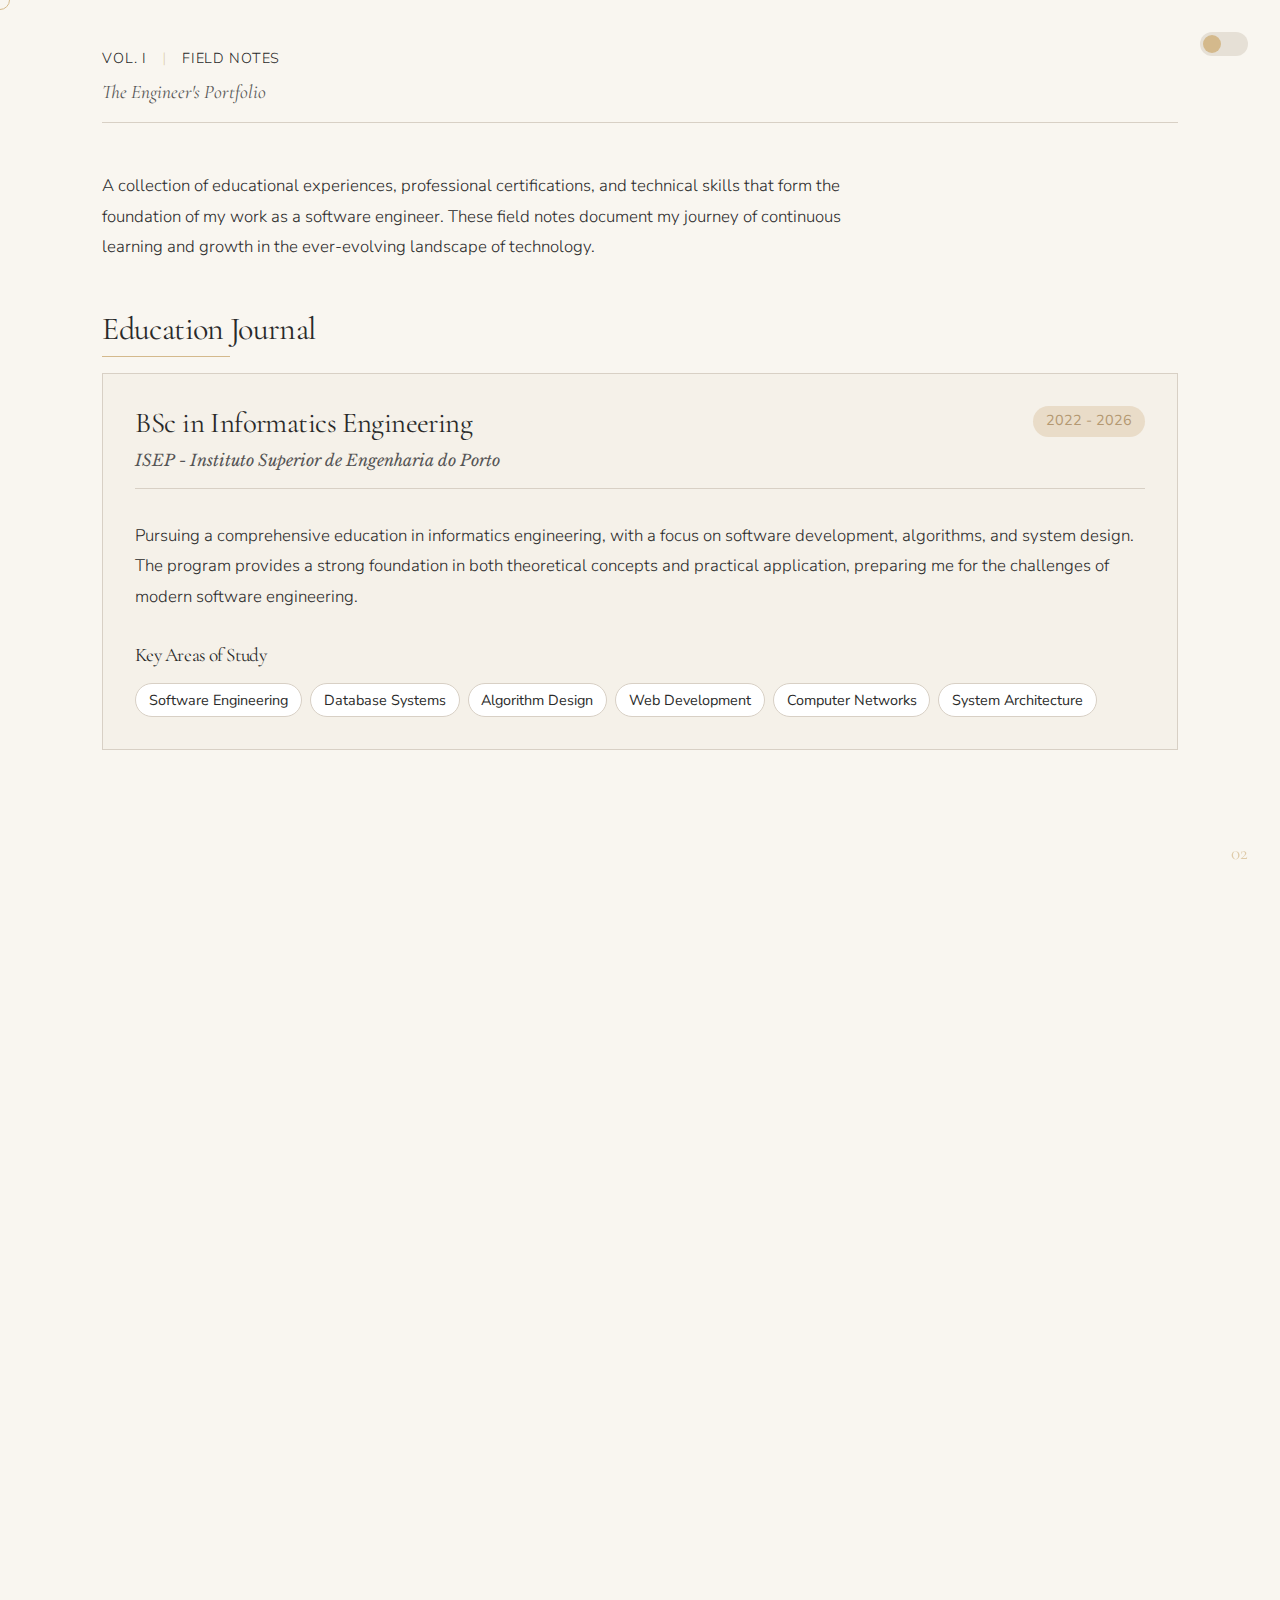
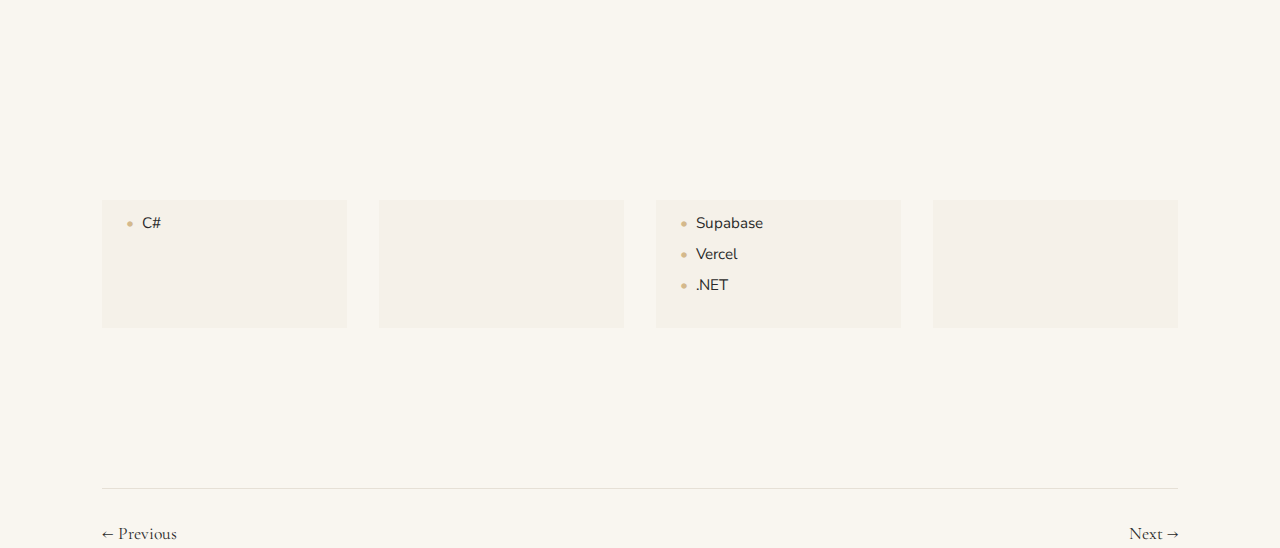
<file: html/field-notes.html>
<!DOCTYPE html>
<html lang="en">
<head>
    <meta charset="UTF-8">
    <meta name="viewport" content="width=device-width, initial-scale=1.0">
    <title>Field Notes | Susana Loureiro</title>
    <link rel="icon" type="image/png" href="images/favicon.png">
    <link rel="stylesheet" href="../css/style.css">
    <link rel="preconnect" href="https://fonts.googleapis.com">
    <link rel="preconnect" href="https://fonts.gstatic.com" crossorigin>
    <link href="https://fonts.googleapis.com/css2?family=Cormorant+Garamond:ital,wght@0,300;0,400;0,500;0,600;1,400&family=Lora:ital,wght@0,400;0,500;0,600;1,400&family=Montserrat:wght@300;400;500&display=swap" rel="stylesheet">
    <link href="https://fonts.googleapis.com/css2?family=EB+Garamond:ital,wght@0,400;0,500;0,600;1,400&family=Libre+Baskerville:ital,wght@0,400;0,700;1,400&family=Nunito+Sans:ital,wght@0,200;0,300;0,400;0,600;1,300&display=swap" rel="stylesheet">
    <style>
        /* Field Notes Specific Styles */
        .magazine-header {
            margin-bottom: 3rem;
            padding-bottom: 1rem;
            border-bottom: 1px solid var(--light-divider);
        }
        
        .issue-info {
            display: flex;
            align-items: center;
            gap: 1rem;
            margin-bottom: 0.5rem;
        }
        
        .volume, .issue {
            font-family: var(--font-sans);
            font-size: 0.9rem;
            text-transform: uppercase;
            letter-spacing: var(--letter-spacing-loose);
        }
        
        .separator {
            color: var(--light-accent);
        }
        
        .page-title {
            font-family: var(--font-serif-display);
            font-size: 1.2rem;
            font-style: italic;
            color: var(--light-text-soft);
        }
        .field-notes-layout {
            display: grid;
            grid-template-columns: 1fr;
            gap: 4rem;
            margin: 2rem 0 4rem;
        }
        
        .field-notes-intro {
            font-family: var(--font-serif-body);
            font-size: 1.2rem;
            line-height: 1.6;
            margin-bottom: 3rem;
            max-width: 800px;
        }
        
        .field-notes-section {
            margin-bottom: 4rem;
        }
        
        .section-title {
            font-family: var(--font-serif-display);
            font-size: 2rem;
            margin-bottom: 1.5rem;
            position: relative;
            display: inline-block;
        }
        
        .section-title:after {
            content: '';
            position: absolute;
            bottom: -0.5rem;
            left: 0;
            width: 60%;
            height: 1px;
            background-color: var(--light-accent);
        }
        
        /* Education Journal Styles */
        .education-journal {
            position: relative;
            padding: 2rem;
            background-color: var(--light-bg-alt);
            border: 1px solid var(--light-divider);
            margin-bottom: 3rem;
        }
        
        .journal-header {
            display: flex;
            justify-content: space-between;
            align-items: flex-start;
            margin-bottom: 2rem;
            border-bottom: 1px solid var(--light-divider);
            padding-bottom: 1rem;
        }
        
        .journal-title {
            font-family: var(--font-serif-display);
            font-size: 1.8rem;
            margin-bottom: 0.5rem;
        }
        
        .journal-institution {
            font-family: var(--font-serif-body);
            font-style: italic;
            color: var(--light-text-soft);
        }
        
        .journal-date {
            font-family: var(--font-sans);
            font-size: 0.9rem;
            padding: 0.3rem 0.8rem;
            background-color: var(--light-accent-light);
            color: var(--light-accent-dark);
            border-radius: 20px;
        }
        
        .journal-content {
            font-family: var(--font-serif-body);
            font-size: 1.1rem;
            line-height: 1.6;
        }
        
        .journal-highlights {
            margin-top: 2rem;
        }
        
        .highlight-title {
            font-family: var(--font-serif-display);
            font-size: 1.2rem;
            margin-bottom: 1rem;
        }
        
        .highlight-tags {
            display: flex;
            flex-wrap: wrap;
            gap: 0.5rem;
        }
        
        .highlight-tag {
            font-family: var(--font-sans);
            font-size: 0.9rem;
            padding: 0.3rem 0.8rem;
            background-color: white;
            border: 1px solid var(--light-divider);
            border-radius: 20px;
        }
        
        /* Certification Collection Styles */
        .certification-collection {
            display: grid;
            grid-template-columns: repeat(auto-fill, minmax(280px, 1fr));
            gap: 2rem;
        }
        
        .certification-card {
            background-color: var(--light-bg-alt);
            border: 1px solid var(--light-divider);
            padding: 2rem;
            display: flex;
            flex-direction: column;
            align-items: center;
            transition: transform 0.3s ease, box-shadow 0.3s ease;
        }
        
        .certification-card:hover {
            transform: translateY(-5px);
            box-shadow: 0 10px 20px rgba(0,0,0,0.05);
        }
        
        .certification-badge {
            width: 120px;
            height: 120px;
            margin-bottom: 1.5rem;
            display: flex;
            justify-content: center;
            align-items: center;
        }
        
        .certification-badge img {
            width: 100%;
            height: 100%;
            object-fit: contain;
        }
        
        .badge-placeholder {
            width: 100%;
            height: 100%;
            background-color: var(--light-accent-light);
            border-radius: 50%;
            display: flex;
            justify-content: center;
            align-items: center;
            font-family: var(--font-serif-display);
            font-size: 2rem;
            color: var(--light-accent-dark);
        }
        
        .certification-title {
            font-family: var(--font-serif-display);
            font-size: 1.3rem;
            text-align: center;
            margin-bottom: 0.5rem;
        }
        
        .certification-issuer {
            font-family: var(--font-sans);
            font-size: 0.9rem;
            color: var(--light-text-soft);
            text-align: center;
            margin-bottom: 0.5rem;
        }
        
        .certification-date {
            font-family: var(--font-serif-body);
            font-style: italic;
            font-size: 0.9rem;
            color: var(--light-text-soft);
            text-align: center;
        }
        
        /* Skills Collection Styles */
        .skills-collection {
            display: grid;
            grid-template-columns: repeat(auto-fill, minmax(200px, 1fr));
            gap: 2rem;
            margin-top: 2rem;
        }
        
        .skill-category {
            background-color: var(--light-bg-alt);
            padding: 1.5rem;
            border-top: 3px solid var(--light-accent);
        }
        
        .category-title {
            font-family: var(--font-serif-display);
            font-size: 1.2rem;
            margin-bottom: 1rem;
        }
        
        .skill-list {
            list-style: none;
            padding: 0;
            margin: 0;
        }
        
        .skill-list li {
            font-family: var(--font-sans);
            font-size: 0.95rem;
            margin-bottom: 0.5rem;
            padding-left: 1rem;
            position: relative;
        }
        
        .skill-list li:before {
            content: '•';
            position: absolute;
            left: 0;
            color: var(--light-accent);
        }
        
        /* Dark Theme Adjustments */
        body.dark-theme .section-title:after {
            background-color: var(--dark-accent);
        }
        
        body.dark-theme .education-journal,
        body.dark-theme .certification-card {
            background-color: var(--dark-bg-alt);
            border-color: var(--dark-divider);
        }
        
        body.dark-theme .journal-header {
            border-bottom-color: var(--dark-divider);
        }
        
        body.dark-theme .journal-date {
            background-color: var(--dark-accent-dark);
            color: var(--dark-bg);
        }
        
        body.dark-theme .highlight-tag {
            background-color: var(--dark-bg);
            border-color: var(--dark-divider);
        }
        
        body.dark-theme .badge-placeholder {
            background-color: var(--dark-accent-dark);
            color: var(--dark-bg);
        }
        
        body.dark-theme .skill-category {
            background-color: var(--dark-bg-alt);
            border-top-color: var(--dark-accent);
        }
        
        body.dark-theme .skill-list li:before {
            color: var(--dark-accent);
        }
        
        @media (max-width: 768px) {
            .certification-collection,
            .skills-collection {
                grid-template-columns: 1fr;
            }
        }
    </style>
</head>
<body>
    <div class="cursor"></div>
    <div class="page-transition"></div>
    
    <!-- Theme Toggle -->
    <div class="theme-toggle">
        <div class="toggle-switch">
            <div class="toggle-circle"></div>
        </div>
    </div>
    
    <!-- Main Content -->
    <main class="editorial-layout">
        <!-- Field Notes Section -->
        <section id="field-notes" class="section-field-notes active">
            <div class="magazine-header">
                <div class="issue-info">
                    <span class="volume">Vol. I</span>
                    <span class="separator">|</span>
                    <span class="issue">Field Notes</span>
                </div>
                <div class="page-title">The Engineer's Portfolio</div>
            </div>
            
            <div class="field-notes-intro">
                <p>A collection of educational experiences, professional certifications, and technical skills that form the foundation of my work as a software engineer. These field notes document my journey of continuous learning and growth in the ever-evolving landscape of technology.</p>
            </div>
            
            <div class="field-notes-layout">
                <!-- Education Journal Section -->
                <div class="field-notes-section">
                    <h2 class="section-title">Education Journal</h2>
                    
                    <div class="education-journal">
                        <div class="journal-header">
                            <div class="journal-info">
                                <h3 class="journal-title">BSc in Informatics Engineering</h3>
                                <div class="journal-institution">ISEP - Instituto Superior de Engenharia do Porto</div>
                            </div>
                            <div class="journal-date">2022 - 2026</div>
                        </div>
                        
                        <div class="journal-content">
                            <p>Pursuing a comprehensive education in informatics engineering, with a focus on software development, algorithms, and system design. The program provides a strong foundation in both theoretical concepts and practical application, preparing me for the challenges of modern software engineering.</p>
                            
                            <div class="journal-highlights">
                                <h4 class="highlight-title">Key Areas of Study</h4>
                                <div class="highlight-tags">
                                    <span class="highlight-tag">Software Engineering</span>
                                    <span class="highlight-tag">Database Systems</span>
                                    <span class="highlight-tag">Algorithm Design</span>
                                    <span class="highlight-tag">Web Development</span>
                                    <span class="highlight-tag">Computer Networks</span>
                                    <span class="highlight-tag">System Architecture</span>
                                </div>
                            </div>
                        </div>
                    </div>
                </div>
                
                <!-- Certifications Collection -->
                <div class="field-notes-section">
                    <h2 class="section-title">Professional Certifications</h2>
                    
                    <div class="certification-collection">
                        <!-- AWS Certifications -->
                        <!--<div class="certification-card">
                            <div class="certification-badge">
                                <a href=""><img src="../images/badges" alt="Data Engineer - Associate">
                                </a>
                            </div>
                            <h3 class="certification-title">AWS Certified Data Engineer - Associate</h3>
                            <div class="certification-issuer">Amazon Web Services</div>
                            <div class="certification-date">September 2025</div>
                        </div>-->
                        <div class="certification-card">
                            <div class="certification-badge">
                                <a href="https://www.credly.com/badges/3b6df1e6-0b20-46c6-b83f-fcd45d950c6a/public_url"><img src="../images/badges/aws-certified-solutions-architect-associate.png" alt="Solutions Architect - Associate">
                                </a>
                            </div>
                            <h3 class="certification-title">AWS Certified Solutions Architect - Associate</h3>
                            <div class="certification-issuer">Amazon Web Services</div>
                            <div class="certification-date">August 2025</div>
                        </div>
                        <div class="certification-card">
                            <div class="certification-badge">
                                <a href="https://www.credly.com/badges/3ff468ab-1ec8-48d3-87b5-bb4946792a83/public_url"><img src="../images/badges/aws-certified-machine-learning-engineer-associate.png" alt="Machine Learning Engineer - Associate">
                                </a>
                            </div>
                            <h3 class="certification-title">AWS Certified Machine Learning Engineer - Associate</h3>
                            <div class="certification-issuer">Amazon Web Services</div>
                            <div class="certification-date">June 2025</div>
                        </div>
                        <div class="certification-card">
                            <div class="certification-badge">
                                <a href="https://www.credly.com/badges/47579900-ffba-449a-a405-64cd67cb8a8a/public_url"><img src="../images/badges/aws-certified-ai-practitioner.png" alt="AI Practitioner">
                                </a>
                            </div>
                            <h3 class="certification-title">AWS Certified AI Practitioner - Foundational</h3>
                            <div class="certification-issuer">Amazon Web Services</div>
                            <div class="certification-date">April 2025</div>
                        </div>

                    </div>
                </div>
                
                <!-- Technical Skills -->
                <div class="field-notes-section">
                    <h2 class="section-title">Technical Toolkit</h2>
                    
                    <div class="skills-collection">
                        <div class="skill-category">
                            <h3 class="category-title">Programming Languages</h3>
                            <ul class="skill-list">
                                <li>Python</li>
                                <li>JavaScript</li>
                                <li>Java</li>
                                <li>TypeScript</li>
                                <li>SQL</li>
                                <li>HTML/CSS</li>
                                <li>C</li>
                                <li>C#</li>
                            </ul>
                        </div>
                        
                        <div class="skill-category">
                            <h3 class="category-title">Frameworks & Libraries</h3>
                            <ul class="skill-list">
                                <li>Pandas</li>
                                <li>Scikit-Learn</li>
                                <li>Tensorflow</li>
                                <li>Node.js</li>
                                <li>Spring Boot</li>
                                <li>Next.js</li>
                            </ul>
                        </div>
                        
                        <div class="skill-category">
                            <h3 class="category-title">Tools & Platforms</h3>
                            <ul class="skill-list">
                                <li>Git</li>
                                <li>Docker</li>
                                <li>Linux</li>
                                <li>Oracle</li>
                                <li>AWS</li>
                                <li>PostgreSQL</li>
                                <li>Firebase</li>
                                <li>Supabase</li>
                                <li>Vercel</li>
                                <li>.NET</li>
                            </ul>
                        </div>
                        
                        <div class="skill-category">
                            <h3 class="category-title">Methodologies</h3>
                            <ul class="skill-list">
                                <li>Agile/Scrum</li>
                                <li>Test-Driven Development</li>
                                <li>CI/CD</li>
                                <li>Object-Oriented Design</li>
                                <li>SOLID Principles</li>
                            </ul>
                        </div>
                    </div>
                </div>
            </div>
            
            <!-- Page Navigation -->
            <div class="page-navigation">
                <a href="spotlight.html" class="prev-page">← Previous</a>
                <a href="feature-articles.html" class="next-page">Next →</a>
            </div>
        </section>
        
        <!-- Page Numbers -->
        <div class="page-number">02</div>
    </main>

    <script src="../js/script.js"></script>
</body>
</html>
</file>
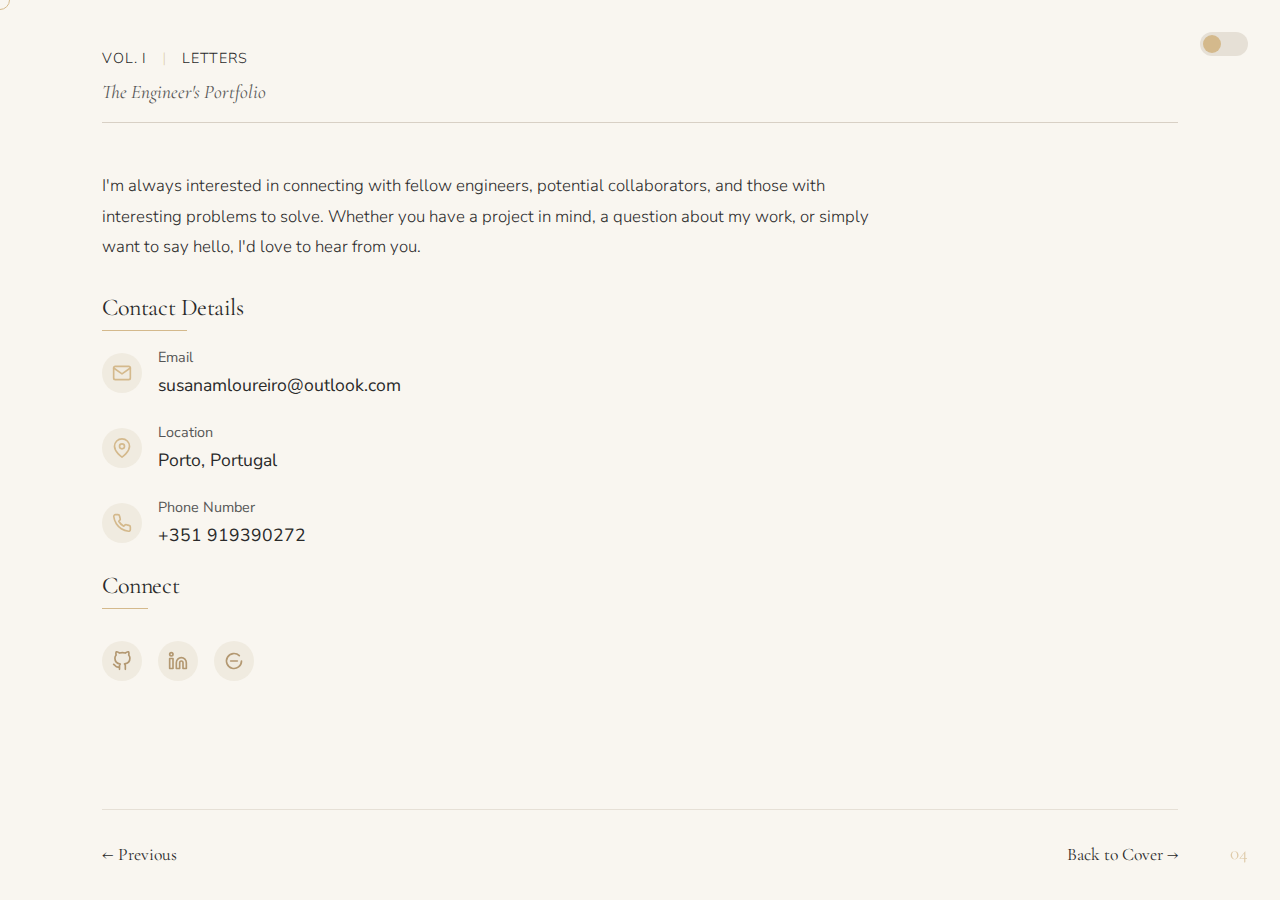
<file: html/letters.html>
<!DOCTYPE html>
<html lang="en">
<head>
    <meta charset="UTF-8">
    <meta name="viewport" content="width=device-width, initial-scale=1.0">
    <title>Letters | Susana Loureiro</title>
    <link rel="icon" type="image/png" href="images/favicon.png">
    <link rel="stylesheet" href="../css/style.css">
    <link rel="preconnect" href="https://fonts.googleapis.com">
    <link rel="preconnect" href="https://fonts.gstatic.com" crossorigin>
    <link href="https://fonts.googleapis.com/css2?family=Cormorant+Garamond:ital,wght@0,300;0,400;0,500;0,600;1,400&family=Lora:ital,wght@0,400;0,500;0,600;1,400&family=Montserrat:wght@300;400;500&display=swap" rel="stylesheet">
    <link href="https://fonts.googleapis.com/css2?family=EB+Garamond:ital,wght@0,400;0,500;0,600;1,400&family=Libre+Baskerville:ital,wght@0,400;0,700;1,400&family=Nunito+Sans:ital,wght@0,200;0,300;0,400;0,600;1,300&display=swap" rel="stylesheet">
    <style>
        /* Letters Page Specific Styles */
        .magazine-header {
            margin-bottom: 3rem;
            padding-bottom: 1rem;
            border-bottom: 1px solid var(--light-divider);
        }
        
        .issue-info {
            display: flex;
            align-items: center;
            gap: 1rem;
            margin-bottom: 0.5rem;
        }
        
        .volume, .issue {
            font-family: var(--font-sans);
            font-size: 0.9rem;
            text-transform: uppercase;
            letter-spacing: var(--letter-spacing-loose);
        }
        
        .separator {
            color: var(--light-accent);
        }
        
        .page-title {
            font-family: var(--font-serif-display);
            font-size: 1.2rem;
            font-style: italic;
            color: var(--light-text-soft);
        }
        .letters-layout {
            display: grid;
            grid-template-columns: 1fr 1fr;
            gap: 4rem;
            margin: 2rem 0 4rem;
        }
        
        .letters-intro {
            grid-column: 1 / -1;
            font-family: var(--font-serif-body);
            font-size: 1.2rem;
            line-height: 1.6;
            margin-bottom: 2rem;
            max-width: 800px;
        }
        
        .letter-form-container {
            background-color: var(--light-bg-alt);
            padding: 3rem;
            border: 1px solid var(--light-divider);
        }
        
        .letter-form-header {
            margin-bottom: 2rem;
        }
        
        .letter-form-title {
            font-family: var(--font-serif-display);
            font-size: 2rem;
            margin-bottom: 1rem;
        }
        
        .letter-form-subtitle {
            font-family: var(--font-serif-body);
            font-style: italic;
            color: var(--light-text-soft);
        }
        
        .letter-form {
            display: flex;
            flex-direction: column;
            gap: 1.5rem;
        }
        
        .form-group {
            display: flex;
            flex-direction: column;
            gap: 0.5rem;
        }
        
        .form-label {
            font-family: var(--font-serif-display);
            font-size: 1.1rem;
        }
        
        .form-input,
        .form-textarea {
            font-family: var(--font-sans);
            font-size: 1rem;
            padding: 0.8rem 1rem;
            border: 1px solid var(--light-divider);
            background-color: white;
            transition: border-color var(--transition-fast);
        }
        
        .form-input:focus,
        .form-textarea:focus {
            outline: none;
            border-color: var(--light-accent);
        }
        
        .form-textarea {
            min-height: 150px;
            resize: vertical;
        }
        
        .form-submit {
            font-family: var(--font-serif-display);
            font-size: 1.1rem;
            padding: 0.8rem 2rem;
            background-color: var(--light-accent);
            color: white;
            border: none;
            cursor: pointer;
            transition: background-color var(--transition-fast);
            align-self: flex-start;
            margin-top: 1rem;
        }
        
        .form-submit:hover {
            background-color: var(--light-accent-dark);
        }
        
        .contact-sidebar {
            display: flex;
            flex-direction: column;
            gap: 3rem;
        }
        
        .contact-info {
            margin-bottom: 2rem;
        }
        
        .contact-heading {
            font-family: var(--font-serif-display);
            font-size: 1.5rem;
            margin-bottom: 1.5rem;
            position: relative;
            display: inline-block;
        }
        
        .contact-heading:after {
            content: '';
            position: absolute;
            bottom: -0.5rem;
            left: 0;
            width: 60%;
            height: 1px;
            background-color: var(--light-accent);
        }
        
        .contact-list {
            list-style: none;
            padding: 0;
            margin: 0;
        }
        
        .contact-item {
            display: flex;
            align-items: center;
            gap: 1rem;
            margin-bottom: 1.5rem;
        }
        
        .contact-icon {
            width: 40px;
            height: 40px;
            display: flex;
            justify-content: center;
            align-items: center;
            background-color: var(--light-bg-accent);
            border-radius: 50%;
        }
        
        .contact-icon svg {
            width: 20px;
            height: 20px;
            color: var(--light-accent);
        }
        
        .contact-text {
            font-family: var(--font-sans);
        }
        
        .contact-label {
            font-size: 0.9rem;
            color: var(--light-text-soft);
            margin-bottom: 0.2rem;
        }
        
        .contact-value {
            font-size: 1.1rem;
        }
        
        .social-links {
            display: flex;
            gap: 1rem;
            margin-top: 1rem;
        }
        
        .social-link {
            width: 40px;
            height: 40px;
            display: flex;
            justify-content: center;
            align-items: center;
            background-color: var(--light-bg-accent);
            border-radius: 50%;
            transition: background-color var(--transition-fast), transform var(--transition-fast);
        }
        
        .social-link:hover {
            background-color: var(--light-accent-light);
            transform: translateY(-3px);
        }
        
        .social-link svg {
            width: 20px;
            height: 20px;
            color: var(--light-accent-dark);
        }
        
        .resume-download {
            margin-top: 2rem;
            padding: 2rem;
            background-color: var(--light-bg-accent);
            text-align: center;
        }
        
        .resume-title {
            font-family: var(--font-serif-display);
            font-size: 1.3rem;
            margin-bottom: 1rem;
        }
        
        .resume-description {
            font-family: var(--font-serif-body);
            font-style: italic;
            color: var(--light-text-soft);
            margin-bottom: 1.5rem;
        }
        
        .download-button {
            display: inline-flex;
            align-items: center;
            gap: 0.5rem;
            font-family: var(--font-serif-display);
            font-size: 1rem;
            padding: 0.8rem 1.5rem;
            background-color: var(--light-accent);
            color: white;
            border: none;
            cursor: pointer;
            transition: background-color var(--transition-fast);
        }
        
        .download-button:hover {
            background-color: var(--light-accent-dark);
        }
        
        .download-button svg {
            width: 16px;
            height: 16px;
        }
        
        /* Dark Theme Adjustments */
        body.dark-theme .letter-form-container {
            background-color: var(--dark-bg-alt);
            border-color: var(--dark-divider);
        }
        
        body.dark-theme .form-input,
        body.dark-theme .form-textarea {
            border-color: var(--dark-divider);
            background-color: var(--dark-bg);
            color: var(--dark-text);
        }
        
        body.dark-theme .form-input:focus,
        body.dark-theme .form-textarea:focus {
            border-color: var(--dark-accent);
        }
        
        body.dark-theme .form-submit {
            background-color: var(--dark-accent);
        }
        
        body.dark-theme .form-submit:hover {
            background-color: var(--dark-accent-dark);
        }
        
        body.dark-theme .contact-heading:after {
            background-color: var(--dark-accent);
        }
        
        body.dark-theme .contact-icon,
        body.dark-theme .social-link {
            background-color: var(--dark-bg-accent);
        }
        
        body.dark-theme .contact-icon svg {
            color: var(--dark-accent);
        }
        
        body.dark-theme .social-link:hover {
            background-color: var(--dark-accent-dark);
        }
        
        body.dark-theme .social-link svg {
            color: var(--dark-accent-light);
        }
        
        body.dark-theme .resume-download {
            background-color: var(--dark-bg-accent);
        }
        
        body.dark-theme .download-button {
            background-color: var(--dark-accent);
        }
        
        body.dark-theme .download-button:hover {
            background-color: var(--dark-accent-dark);
        }
        
        @media (max-width: 768px) {
            .letters-layout {
                grid-template-columns: 1fr;
            }
        }
    </style>
</head>
<body>
    <div class="cursor"></div>
    <div class="page-transition"></div>
    <!-- Theme Toggle -->
    <div class="theme-toggle">
        <div class="toggle-switch">
            <div class="toggle-circle"></div>
        </div>
    </div>
    
    <!-- Main Content -->
    <main class="editorial-layout">
        <!-- Letters Section -->
        <section id="letters" class="section-letters active">
            <div class="magazine-header">
                <div class="issue-info">
                    <span class="volume">Vol. I</span>
                    <span class="separator">|</span>
                    <span class="issue">Letters</span>
                </div>
                <div class="page-title">The Engineer's Portfolio</div>
            </div>
            
            <div class="letters-intro">
                <p>I'm always interested in connecting with fellow engineers, potential collaborators, and those with interesting problems to solve. Whether you have a project in mind, a question about my work, or simply want to say hello, I'd love to hear from you.</p>
            </div>
            
            <div class="letters-layout">
                
                <div class="contact-sidebar">
                    <div class="contact-info">
                        <h3 class="contact-heading">Contact Details</h3>
                        
                        <ul class="contact-list">
                            <li class="contact-item">
                                <div class="contact-icon">
                                    <svg xmlns="http://www.w3.org/2000/svg" viewBox="0 0 24 24" fill="none" stroke="currentColor" stroke-width="2" stroke-linecap="round" stroke-linejoin="round">
                                        <path d="M4 4h16c1.1 0 2 .9 2 2v12c0 1.1-.9 2-2 2H4c-1.1 0-2-.9-2-2V6c0-1.1.9-2 2-2z"></path>
                                        <polyline points="22,6 12,13 2,6"></polyline>
                                    </svg>
                                </div>
                                <div class="contact-text">
                                    <div class="contact-label">Email</div>
                                    <div class="contact-value">susanamloureiro@outlook.com</div>
                                </div>
                            </li>
                            
                            <li class="contact-item">
                                <div class="contact-icon">
                                    <svg xmlns="http://www.w3.org/2000/svg" viewBox="0 0 24 24" fill="none" stroke="currentColor" stroke-width="2" stroke-linecap="round" stroke-linejoin="round">
                                        <path d="M21 10c0 7-9 13-9 13s-9-6-9-13a9 9 0 0 1 18 0z"></path>
                                        <circle cx="12" cy="10" r="3"></circle>
                                    </svg>
                                </div>
                                <div class="contact-text">
                                    <div class="contact-label">Location</div>
                                    <div class="contact-value">Porto, Portugal</div>
                                </div>
                            </li>

                            <li class="contact-item">
                                <div class="contact-icon">
                                    <svg xmlns="http://www.w3.org/2000/svg" viewBox="0 0 24 24" fill="none" stroke="currentColor" stroke-width="2" stroke-linecap="round" stroke-linejoin="round">
                                        <path d="M22 16.92v3a2 2 0 0 1-2.18 2 19.79 19.79 0 0 1-8.63-3.07 19.5 19.5 0 0 1-6-6 19.79 19.79 0 0 1-3.07-8.67A2 2 0 0 1 4.11 2h3a2 2 0 0 1 2 1.72 12.84 12.84 0 0 0 .7 2.81 2 2 0 0 1-.45 2.11L8.09 9.91a16 16 0 0 0 6 6l1.27-1.27a2 2 0 0 1 2.11-.45 12.84 12.84 0 0 0 2.81.7A2 2 0 0 1 22 16.92z"></path>
                                    </svg>
                                </div>
                                <div class="contact-text">
                                    <div class="contact-label">Phone Number</div>
                                    <div class="contact-value">+351 919390272</div>
                                </div>
                            </li>

                        </ul>
                        
                        <h3 class="contact-heading">Connect</h3>
                        <div class="social-links">
                            <a href="https://github.com/susanamloureiro" class="social-link" aria-label="GitHub">
                                <svg xmlns="http://www.w3.org/2000/svg" viewBox="0 0 24 24" fill="none" stroke="currentColor" stroke-width="2" stroke-linecap="round" stroke-linejoin="round">
                                    <path d="M9 19c-5 1.5-5-2.5-7-3m14 6v-3.87a3.37 3.37 0 0 0-.94-2.61c3.14-.35 6.44-1.54 6.44-7A5.44 5.44 0 0 0 20 4.77 5.07 5.07 0 0 0 19.91 1S18.73.65 16 2.48a13.38 13.38 0 0 0-7 0C6.27.65 5.09 1 5.09 1A5.07 5.07 0 0 0 5 4.77a5.44 5.44 0 0 0-1.5 3.78c0 5.42 3.3 6.61 6.44 7A3.37 3.37 0 0 0 9 18.13V22"></path>
                                </svg>
                            </a>
                            
                            <a href="https://www.linkedin.com/in/susanamloureiro/" class="social-link" aria-label="LinkedIn">
                                <svg xmlns="http://www.w3.org/2000/svg" viewBox="0 0 24 24" fill="none" stroke="currentColor" stroke-width="2" stroke-linecap="round" stroke-linejoin="round">
                                    <path d="M16 8a6 6 0 0 1 6 6v7h-4v-7a2 2 0 0 0-2-2 2 2 0 0 0-2 2v7h-4v-7a6 6 0 0 1 6-6z"></path>
                                    <rect x="2" y="9" width="4" height="12"></rect>
                                    <circle cx="4" cy="4" r="2"></circle>
                                </svg>
                            </a>

                            <a href="https://www.credly.com/users/susanamloureiro/badges#credly" class="social-link" aria-label="Credly">
                                <svg xmlns="http://www.w3.org/2000/svg" viewBox="0 0 24 24" fill="none" stroke="currentColor" stroke-width="2" stroke-linecap="round" stroke-linejoin="round">
                                    <path d="M21 12a9 9 0 1 1-2.64-6.36"></path>
                                    <path d="M8 12h8"></path>
                                </svg>
                            </a>



                        </div>
                    </div>
                </div>
                
                <!--<div class="resume-download">
                    <h3 class="resume-title">Download My Resume</h3>
                    <p class="resume-description">A comprehensive overview of my skills, experience, and education</p>
                    <a href="../docs/curriculum-vitae.pdf" class="download-button">
                        <svg xmlns="http://www.w3.org/2000/svg" viewBox="0 0 24 24" fill="none" stroke="currentColor" stroke-width="2" stroke-linecap="round" stroke-linejoin="round">
                            <path d="M21 15v4a2 2 0 0 1-2 2H5a2 2 0 0 1-2-2v-4"></path>
                            <polyline points="7 10 12 15 17 10"></polyline>
                            <line x1="12" y1="15" x2="12" y2="3"></line>
                        </svg>
                        Resume (PDF)
                    </a>
                </div>-->
            </div>
            
            <!-- Page Navigation -->
            <div class="page-navigation">
                <a href="feature-articles.html" class="prev-page">← Previous</a>
                <a href="../index.html" class="next-page">Back to Cover →</a>
            </div>
        </section>
        
        <!-- Page Numbers -->
        <div class="page-number">04</div>
    </main>

    <script src="../js/script.js"></script>
    <script>
        // Simple form submission handling
        document.getElementById('contact-form').addEventListener('submit', function(e) {
            e.preventDefault();
            
            // In a real implementation, you would send the form data to a server
            // For now, we'll just show a success message
            alert('Thank you for your message! I will get back to you soon.');
            this.reset();
        });
    </script>
</body>
</html>
</file>
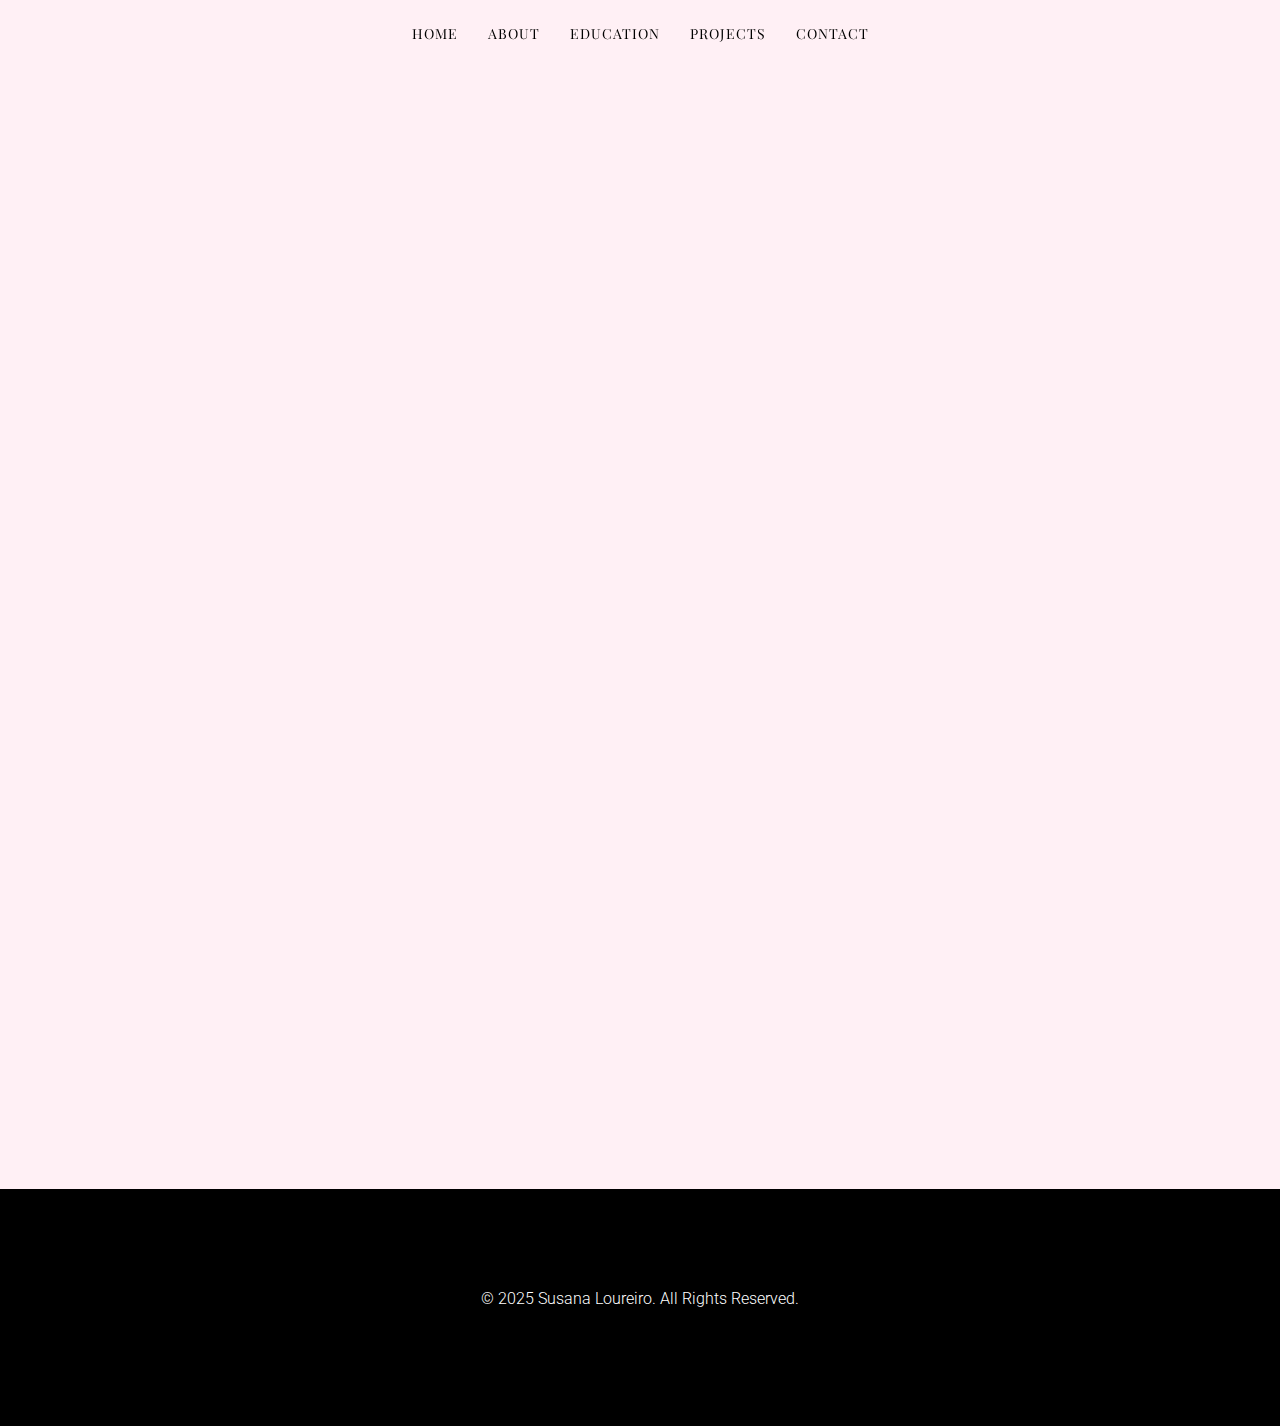
<file: html/projects.html>
<!DOCTYPE html>
<html lang="en">
<head>
    <meta charset="UTF-8">
    <meta name="viewport" content="width=device-width, initial-scale=1.0">
    <title>Projects | Susana Loureiro</title>
    <link rel="stylesheet" href="../css/styles.css">
    <link rel="stylesheet" href="https://cdnjs.cloudflare.com/ajax/libs/font-awesome/6.4.0/css/all.min.css">
    <link rel="preconnect" href="https://fonts.googleapis.com">
    <link rel="preconnect" href="https://fonts.gstatic.com" crossorigin>
    <link href="https://fonts.googleapis.com/css2?family=Bodoni+Moda:ital,wght@0,400;0,500;0,600;0,700;1,400;1,500;1,600&family=Playfair+Display:ital,wght@0,400;0,500;0,600;0,700;1,400;1,500;1,600&family=Roboto:wght@100;300;400;500;700&display=swap" rel="stylesheet">
    <link href="https://fonts.googleapis.com/css2?family=Open+Sans:wght@300;400;500;600;700&display=swap" rel="stylesheet">
</head>
<body>
    <!-- Navigation -->
    <nav class="navbar">
        <ul>
            <li><a href="../index.html">Home</a></li>
            <li><a href="about.html">About</a></li>
            <li><a href="education.html">Education</a></li>
            <li><a href="projects.html" class="active">Projects</a></li>
            <li><a href="contact.html">Contact</a></li>
        </ul>
    </nav>

    <!-- Projects Section -->
    <section class="projects-section">
        <div class="container">
            <h2 class="section-title animated">PROJECTS</h2>
            
            <div class="projects-intro animated delay-1">
                <p>A curated collection of projects that showcase my technical abilities and creative vision. Each project represents the convergence of precision engineering and aesthetic sensibility.</p>
            </div>
            
            <div class="projects-filter animated delay-1">
                <button class="filter-btn active" data-filter="all">All</button>
                <button class="filter-btn" data-filter="web">Web Development</button>
                <!--<button class="filter-btn" data-filter="ai">AI & ML</button>-->
                <button class="filter-btn" data-filter="android">Android</button>
            </div>
            
            <div class="projects-grid animated delay-2">
                <!-- more projects here -->

                <!-- Project 1 -->
                <div class="project-card" data-category="android design">
                    <div class="project-image">
                        <img src="../images/projects/atlas.webp" alt="Atlas">
                        <div class="project-overlay">
                            <div class="project-links">
                                <!--<a href="" class="project-link"><i class="fas fa-link"></i></a>-->
                                <a href="https://github.com/francisc-o-liveira/Atlas" class="project-link"><i class="fab fa-github"></i></a>
                            </div>
                        </div>
                    </div>
                    <div class="project-info">
                        <h3>Atlas</h3>
                        <p>Atlas is an Android application designed to help users plan and organize their travels. The app provides a user-friendly interface for managing trips, adjusting settings, and handling multiple languages.</p>
                        <div class="project-tags">
                            <span>Java</span>
                            <span>Kotlin</span>
                            <span>Spring</span>
                            <span>XML</span>
                            <span>Android</span>
                        </div>
                    </div>
                </div>
                
                <!-- Project 2 -->
                <!--<div class="project-card" data-category="web design">
                    <div class="project-image">
                        <img src="images/projects/green-space-management.webp" alt="Green Space Management app">
                        <div class="project-overlay">
                            <div class="project-links">

                                <a href="https://github.com/francisc-o-liveira/lei-24-s2-1dp-g163" class="project-link"><i class="fab fa-github"></i></a>
                            </div>
                        </div>
                    </div>
                    <div class="project-info">
                        <h3>Green Space Management</h3>
                        <p>This is an application used by a green space company to manage their collaborators, machines, equipment and vehicles to their tasks with an easy and fast way to interact.</p>
                        <div class="project-tags">
                            <span>Java</span>
                            <span>Python</span>
                            <span>JavaFX</span>
                        </div>
                    </div>
                </div>-->
                
                <!-- Project 3 -->
                <div class="project-card" data-category="web design">
                    <div class="project-image">
                        <img src="../images/projects/catalog-shop.webp" alt="Catalog Shop">
                        <div class="project-overlay">
                            <div class="project-links">
                                <!--<a href="" class="project-link"><i class="fas fa-link"></i></a>-->
                                <a href="https://github.com/francisc-o-liveira/catalog-shop" class="project-link"><i class="fab fa-github"></i></a>
                            </div>
                        </div>
                    </div>
                    <div class="project-info">
                        <h3>Shop Catalog</h3>
                        <p>A web application to serve as a catalog for an online shop.</p>
                        <div class="project-tags">
                            <span>HTML</span>
                            <span>CSS</span>
                            <span>JavaScript</span>
                        </div>
                    </div>
                </div>
                


            </div>
        </div>
    </section>

    <!-- Footer -->
    <footer class="footer">
        <div class="container">
            <p>&copy; 2025 Susana Loureiro. All Rights Reserved.</p>
        </div>
    </footer>

    <script>
        // Simple script to handle navbar styling on scroll
        window.addEventListener('scroll', function() {
            const navbar = document.querySelector('.navbar');
            if (window.scrollY > 50) {
                navbar.style.background = 'rgba(255, 255, 255, 0.95)';
            } else {
                navbar.style.background = 'transparent';
            }
        });
        
        // Project filtering
        document.addEventListener('DOMContentLoaded', function() {
            const filterBtns = document.querySelectorAll('.filter-btn');
            const projectCards = document.querySelectorAll('.project-card');
            
            filterBtns.forEach(btn => {
                btn.addEventListener('click', function() {
                    // Remove active class from all buttons
                    filterBtns.forEach(b => b.classList.remove('active'));
                    // Add active class to clicked button
                    this.classList.add('active');
                    
                    const filter = this.getAttribute('data-filter');
                    
                    projectCards.forEach(card => {
                        if (filter === 'all') {
                            card.style.display = 'block';
                        } else {
                            const category = card.getAttribute('data-category');
                            if (category.includes(filter)) {
                                card.style.display = 'block';
                            } else {
                                card.style.display = 'none';
                            }
                        }
                    });
                });
            });
        });
    </script>
</body>
</html>
</file>
<file: css/styles.css>
/* 
 * Portfolio - Susana Loureiro
 * Minimalist design with light pink background and black text
 */

:root {
    --color-black: #000000;
    --color-white: #ffffff;
    --color-accent: #000000; /* Changed to black */
    --color-light-bg: #FFF0F5; /* Very light pink */
    --color-dark-text: #222222;
    --color-grey: #555555;
    --font-primary: 'Playfair Display', serif;
    --font-secondary: 'Bodoni Moda', serif;
    --font-body: 'Roboto', sans-serif;
    --font-button: 'Open Sans', sans-serif; /* New font for buttons */
    --spacing-xs: 0.5rem;
    --spacing-sm: 1rem;
    --spacing-md: 2rem;
    --spacing-lg: 4rem;
    --spacing-xl: 8rem;
    --transition-standard: all 0.3s ease;
}

/* Reset and Base Styles */
* {
    margin: 0;
    padding: 0;
    box-sizing: border-box;
}

html {
    font-size: 16px;
    scroll-behavior: smooth;
}

body {
    font-family: var(--font-body);
    font-weight: 300;
    line-height: 1.6;
    color: var(--color-dark-text);
    background-color: var(--color-light-bg);
    overflow-x: hidden;
}

h1, h2, h3, h4, h5, h6 {
    font-family: var(--font-primary);
    font-weight: 600;
    line-height: 1.2;
    margin-bottom: var(--spacing-sm);
}

p {
    margin-bottom: var(--spacing-sm);
    font-size: 1rem;
    line-height: 1.8;
}

a {
    color: var(--color-dark-text);
    text-decoration: none;
    transition: var(--transition-standard);
}

a:hover {
    color: var(--color-accent);
}

ul {
    list-style: none;
}

img {
    max-width: 100%;
    height: auto;
    display: block;
}

button, input, textarea {
    font-family: var(--font-body);
}

.container {
    width: 90%;
    max-width: 1200px;
    margin: 0 auto;
    padding: var(--spacing-lg) 0;
}

/* Animation Classes */
.animated {
    opacity: 0;
    animation: fadeIn 1s ease forwards;
}

.delay-1 {
    animation-delay: 0.3s;
}

.delay-2 {
    animation-delay: 0.6s;
}

.delay-3 {
    animation-delay: 0.9s;
}

@font-face {
    font-family: Hirjnotes;
    src: url("/fonts/Hijrnotes.ttf");
}

@font-face {
    font-family: Quentin;
    src: url("/fonts/Quentin.otf");
}

@keyframes fadeIn {
    from {
        opacity: 0;
        transform: translateY(20px);
    }
    to {
        opacity: 1;
        transform: translateY(0);
    }
}

/* Typography Styles */
.section-title {
    font-family: var(--font-primary);
    font-size: 3rem;
    font-weight: 700;
    text-align: left;
    margin-bottom: var(--spacing-lg);
    position: relative;
    letter-spacing: 2px;
}

.section-title::after {
    content: '';
    position: absolute;
    bottom: -10px;
    left: 50%;
    transform: translateX(-50%);
    width: 50px;
    height: 2px;
    background-color: var(--color-accent);
}

.education-section .section-title {
    text-align: left;
    margin-left: 0;
}

.education-section .section-title::after {
    left: 0;
    transform: none;
}

.cursive-accent {
    font-family: var(--font-secondary);
    font-style: italic;
    font-weight: 500;
    color: var(--color-accent);
}

/* Navigation */
.navbar {
    position: fixed;
    top: 0;
    left: 0;
    width: 100%;
    background: transparent;
    padding: 20px;
    display: flex;
    justify-content: center;
    z-index: 100;
    font-family: var(--font-primary);

}

.navbar ul {
    list-style: none;
    margin: 0;
    padding: 0;
    display: flex;
    gap: 30px;
}

.navbar a {
    text-decoration: none;
    color: #000;
    font-size: 14px;
    font-weight: 400;
    letter-spacing: 1px;
    text-transform: uppercase;
    transition: all 0.3s ease;
    position: relative;
}

.navbar a::after {
    content: '';
    position: absolute;
    bottom: -5px;
    left: 0;
    width: 0;
    height: 1px;
    background-color: #000;
    transition: width 0.3s ease;
}

.navbar a:hover::after {
    width: 100%;
}
/* Page Structure */
.page-header {
    padding-top: 120px; /* Add extra padding to account for the fixed navbar */
    padding-bottom: var(--spacing-lg);
    text-align: center;
    background-color: var(--color-light-bg);
}

/* Making sure main sections start below the fixed navbar */
.about-section,
.education-section,
.skills-section,
.projects-section,
.contact-section {
    padding-top: 100px;
}

/* Home Page Styles */
.home-page {
    height: 100vh;
    display: flex;
    justify-content: center;
    align-items: center;
    position: relative;
    overflow: hidden;
    background-color: var(--color-light-bg);
}

.home-image {
    position: absolute;
    top: 0;
    left: 0;
    width: 100%;
    height: 100%;
    object-fit: cover;
    opacity: 0.7;
    filter: grayscale(30%) contrast(110%);
}

.home-content {
    text-align: center;
    z-index: 2;
    padding: var(--spacing-md);
    max-width: 800px;
}

.name-title {
    font-family: 'Quentin', sans-serif;
    font-size: 5rem;
    font-weight: 700;
    letter-spacing: 4px;
    margin-bottom: var(--spacing-sm);
    color: var(--color-black);
}

.home-tagline {
    font-family: var(--font-secondary);
    font-style: italic;
    font-size: 1.5rem;
    margin-bottom: var(--spacing-md);
    color: var(--color-dark-text);
}

.social-links {
    display: flex;
    justify-content: center;
    gap: var(--spacing-sm);
    margin-top: var(--spacing-md);
}

.social-link {
    display: flex;
    align-items: center;
    justify-content: center;
    width: 40px;
    height: 40px;
    border: 1px solid var(--color-black);
    border-radius: 50%;
    transition: var(--transition-standard);
}

.social-link:hover {
    background-color: var(--color-black);
    color: var(--color-white);
    transform: translateY(-5px);
}

/* About Section */
.about-section {
    padding: var(--spacing-xl) 0;
    background-color: var(--color-light-bg); /* Changed from white to light pink */
}

.about-section .section-title {
    text-align: left;
    margin-left: 0;
}

.about-section .section-title::after {
    left: 0;
    transform: none;
}

.about-content {
    display: flex;
    flex-direction: row; /* Changed from column to row */
    align-items: center;
    gap: var(--spacing-lg);
}

.about-text {
    order: 1; /* Placed first in the row */
    flex: 1;
}

.about-image {
    order: 2; /* Placed second in the row */
    width: 100%;
    max-width: 350px;
    height: auto;
    border-radius: 2px;
    box-shadow: 0 10px 30px rgba(0, 0, 0, 0.1);
}

.profession {
    font-family: var(--font-primary);
    font-size: 1.2rem;
    letter-spacing: 2px;
    margin-bottom: var(--spacing-md);
    font-weight: 600;
}

.about-signature {
    font-family: var(--font-secondary);
    font-style: italic;
    font-size: 2.5rem;
    margin-top: var(--spacing-md);
    color: var(--color-accent);
}

/* Skills in About Page */
.skills-content-about {
    margin-top: var(--spacing-xl);
    padding-top: var(--spacing-lg);
    border-top: 1px solid rgba(0, 0, 0, 0.05);
}

.skills-about-title {
    font-family: var(--font-primary);
    font-size: 2rem;
    text-align: left;
    margin-bottom: var(--spacing-lg);
    letter-spacing: 2px;
}

.skills-grid-about {
    display: grid;
    grid-template-columns: repeat(auto-fill, minmax(200px, 1fr));
    gap: var(--spacing-md);
    margin-bottom: var(--spacing-lg);
}

/* Responsive adjustments for mobile */
@media (max-width: 768px) {
    .about-content {
        flex-direction: column;
    }
    
    .about-text, .about-image {
        order: 0;
    }
}

/* Education Section */
.education-section {
    padding: var(--spacing-xl) 0;
    background-color: var(--color-light-bg);
}

.timeline {
    position: relative;
    max-width: 600px; /* Made even smaller */
    margin: 0 auto;
    margin-right: auto;
    margin-left: 0; /* Move timeline to the left */
    padding: var(--spacing-md) 0;
}

.timeline::before {
    content: '';
    position: absolute;
    top: 0;
    left: 30px; /* Fixed distance from left (in pixels) */
    width: 1px;
    height: 100%;
    background-color: var(--color-accent);
}

.timeline-item {
    position: relative;
    margin-bottom: var(--spacing-lg);
    padding-left: 60px; /* Add padding to push content right of the line */
}

.timeline-dot {
    position: absolute;
    left: 30px; /* Fixed distance from left (in pixels) */
    transform: translateX(-50%);
    width: 16px;
    height: 16px;
    border-radius: 50%;
    background-color: var(--color-accent);
    border: 3px solid var(--color-white);
    z-index: 2;
}

.timeline-date {
    position: relative; /* Changed from absolute */
    display: inline-block; /* Display inline */
    font-weight: 500;
    color: var(--color-grey);
    margin-right: var(--spacing-sm);
}

.timeline-content {
    margin-left: 0; /* Reset margin */
    padding-left: 0; /* Reset padding */
    display: inline; /* Display inline */
}

.timeline-content h3 {
    display: inline-block; /* Display inline */
    margin-right: var(--spacing-sm);
    margin-bottom: 0;
}

.timeline-content h4 {
    display: inline-block; /* Display inline */
    margin-bottom: var(--spacing-sm);
}

.timeline-content p {
    display: block; /* Display as block to start on a new line */
    margin-top: var(--spacing-xs);
}

.timeline-highlight {
    font-weight: 500;
    color: var(--color-accent);
    margin-top: var(--spacing-xs);
}

.education-quote {
    max-width: 600px;
    margin: var(--spacing-xl) auto 0;
    text-align: center;
}

.education-quote blockquote {
    font-family: var(--font-secondary);
    font-style: italic;
    font-size: 1.5rem;
    color: var(--color-dark-text);
    line-height: 1.6;
}

.education-quote footer {
    margin-top: var(--spacing-sm);
    font-size: 1rem;
    color: var(--color-grey);
}

/* Certification Badges Section */
.certification-section {
    margin-top: var(--spacing-xl);
    padding-top: var(--spacing-lg);
    border-top: 1px solid rgba(0, 0, 0, 0.1);
}

.certification-title {
    font-family: var(--font-primary);
    font-size: 2rem;
    text-align: center;
    margin-bottom: var(--spacing-lg);
}

.certification-grid {
    display: grid;
    grid-template-columns: repeat(auto-fill, minmax(200px, 1fr));
    gap: var(--spacing-md);
    margin-bottom: var(--spacing-lg);
}

.certification-badge {
    background-color: var(--color-white);
    border-radius: 8px;
    padding: var(--spacing-md);
    box-shadow: 0 4px 10px rgba(0, 0, 0, 0.05);
    display: flex;
    flex-direction: column;
    align-items: center;
    transition: var(--transition-standard);
    width: auto;
}

.certification-badge:hover {
    transform: translateY(-5px);
    box-shadow: 0 10px 20px rgba(0, 0, 0, 0.1);
}

.badge-image {
    width: 100px;
    height: 100px;
    margin-bottom: var(--spacing-sm);
}

.badge-title {
    font-family: var(--font-body);
    font-size: 0.9rem;
    font-weight: 500;
    text-align: center;
    margin-bottom: var(--spacing-xs);
}

.badge-issuer {
    font-size: 0.8rem;
    color: var(--color-grey);
    text-align: center;
}

/* Skills Section */
.skills-section {
    padding: var(--spacing-xl) 0;
    background-color: var(--color-light-bg); /* Changed from white to light pink */
}

.skills-section .section-title {
    text-align: left;
    margin-left: 0;
}

.skills-section .section-title::after {
    left: 0;
    transform: none;
}

.skills-intro {
    max-width: 800px;
    margin: 0 auto var(--spacing-lg);
    text-align: left; /* Changed from center to left */
}

.skills-categories {
    display: flex;
    flex-direction: column;
    gap: var(--spacing-xl);
}

.skill-category h3 {
    font-family: var(--font-primary);
    font-size: 1.8rem;
    text-align: center;
    margin-bottom: var(--spacing-md);
    letter-spacing: 1px;
}

.skill-grid {
    display: grid;
    grid-template-columns: repeat(auto-fill, minmax(250px, 1fr));
    gap: var(--spacing-md);
}

.skill-item {
    padding: var(--spacing-md);
    border: 1px solid rgba(0, 0, 0, 0.05);
    border-radius: 2px;
    transition: var(--transition-standard);
}

.skill-item:hover {
    transform: translateY(-5px);
    box-shadow: 0 10px 20px rgba(0, 0, 0, 0.05);
}

.skill-icon {
    display: flex;
    align-items: center;
    justify-content: center;
    font-size: 2rem;
    margin-bottom: var(--spacing-sm);
    color: var(--color-accent);
}

.skill-item h4 {
    text-align: center;
    margin-bottom: var(--spacing-sm);
    font-family: var(--font-body);
    font-weight: 500;
}

.skill-level {
    height: 4px;
    background-color: rgba(0, 0, 0, 0.05);
    border-radius: 2px;
}

.skill-bar {
    height: 100%;
    background-color: var(--color-accent);
    border-radius: 2px;
}

.skills-quote {
    max-width: 600px;
    margin: var(--spacing-xl) auto 0;
    text-align: center;
}

.skills-quote blockquote {
    font-family: var(--font-secondary);
    font-style: italic;
    font-size: 1.5rem;
    color: var(--color-dark-text);
}

/* Projects Section */
.projects-section {
    padding: var(--spacing-xl) 0;
    background-color: var(--color-light-bg);
}

.projects-section .section-title {
    text-align: left;
    margin-left: 0;
}

.projects-section .section-title::after {
    left: 0;
    transform: none;
}

.projects-intro {
    max-width: 800px;
    /*margin: 0 auto var(--spacing-md);*/
    text-align: left; /* Changed from center to left */
}

.projects-filter {
    display: flex;
    justify-content: center;
    flex-wrap: wrap;
    gap: var(--spacing-sm);
    margin-bottom: var(--spacing-lg);
}

.filter-btn {
    background: none;
    border: 1px solid var(--color-dark-text);
    padding: 0.5rem 1.5rem;
    cursor: pointer;
    font-family: var(--font-button); /* Changed from Roboto to Open Sans */
    font-size: 0.9rem;
    transition: var(--transition-standard);
    text-transform: uppercase;
    letter-spacing: 1px;
    border-radius: 25px; /* Added rounded corners */
}

.filter-btn:hover,
.filter-btn.active {
    background-color: var(--color-dark-text);
    color: var(--color-white);
}

.projects-grid {
    display: grid;
    grid-template-columns: repeat(auto-fill, minmax(350px, 1fr));
    gap: var(--spacing-lg);
}

.project-card {
    border-radius: 2px;
    overflow: hidden;
    background-color: var(--color-white);
    box-shadow: 0 5px 15px rgba(0, 0, 0, 0.05);
    transition: var(--transition-standard);
}

.project-card:hover {
    transform: translateY(-10px);
    box-shadow: 0 15px 30px rgba(0, 0, 0, 0.1);
}

.project-image {
    position: relative;
    height: 250px;
    overflow: hidden;
}

.project-image img {
    width: 100%;
    height: 100%;
    object-fit: cover;
    transition: transform 0.5s ease;
}

.project-card:hover .project-image img {
    transform: scale(1.05);
}

.project-overlay {
    position: absolute;
    top: 0;
    left: 0;
    width: 100%;
    height: 100%;
    background-color: rgba(0, 0, 0, 0.3);
    display: flex;
    justify-content: center;
    align-items: center;
    opacity: 0;
    transition: var(--transition-standard);
}

.project-card:hover .project-overlay {
    opacity: 1;
}

.project-links {
    display: flex;
    gap: var(--spacing-sm);
}

.project-link {
    display: flex;
    align-items: center;
    justify-content: center;
    width: 45px;
    height: 45px;
    background-color: var(--color-white);
    border-radius: 50%;
    color: var(--color-dark-text);
    transition: var(--transition-standard);
}

.project-link:hover {
    background-color: var(--color-accent);
    color: var(--color-white);
    transform: translateY(-3px);
}

.project-info {
    padding: var(--spacing-md);
}

.project-info h3 {
    font-size: 1.5rem;
    margin-bottom: var(--spacing-xs);
    letter-spacing: 1px;
}

.project-info p {
    color: var(--color-grey);
    margin-bottom: var(--spacing-sm);
}

.project-tags {
    display: flex;
    flex-wrap: wrap;
    gap: var(--spacing-xs);
}

.project-tags span {
    font-size: 0.8rem;
    padding: 0.2rem 0.5rem;
    background-color: rgba(0, 0, 0, 0.05);
    border-radius: 2px;
}

/* Contact Section */
.contact-section {
    padding: var(--spacing-xl) 0;
    background-color: var(--color-light-bg);
}

.contact-section .section-title {
    text-align: left;
    margin-left: 0;
}

.contact-section .section-title::after {
    left: 0;
    transform: none;
}

.contact-intro {
    max-width: 800px;
    margin: 0 auto var(--spacing-lg);
    text-align: left; /* Changed from center to left */
}

.contact-content {
    display: grid;
    grid-template-columns: 3fr 2fr;
    gap: var(--spacing-lg);
    align-items: flex-start;
}

.contact-form-container {
    padding: var(--spacing-md);
    background-color: var(--color-light-bg);
    border-radius: 2px;
}

.contact-form {
    display: flex;
    flex-direction: column;
    gap: var(--spacing-md);
}

.form-group {
    display: flex;
    flex-direction: column;
    gap: var(--spacing-xs);
}

.form-group label {
    font-family: var(--font-primary);
    font-size: 1rem;
    letter-spacing: 1px;
}

.form-group input,
.form-group textarea {
    padding: 0.8rem;
    border: 1px solid rgba(0, 0, 0, 0.1);
    border-radius: 2px;
    font-family: var(--font-body);
    font-size: 1rem;
    background-color: var(--color-white);
    transition: var(--transition-standard);
}

.form-group input:focus,
.form-group textarea:focus {
    outline: none;
    border-color: var(--color-accent);
}

.submit-btn {
    padding: 1rem 2rem;
    background-color: var(--color-dark-text);
    color: var(--color-white);
    border: none;
    cursor: pointer;
    transition: var(--transition-standard);
    font-family: var(--font-primary);
    font-size: 1rem;
    letter-spacing: 2px;
    align-self: flex-start;
}

.submit-btn:hover {
    background-color: var(--color-accent);
    transform: translateY(-3px);
}

.contact-info {
    display: flex;
    flex-direction: column;
    gap: var(--spacing-lg);
}

.contact-method {
    display: flex;
    gap: var(--spacing-md);
    align-items: center;
}

.contact-icon {
    display: flex;
    align-items: center;
    justify-content: center;
    width: 50px;
    height: 50px;
    background-color: var(--color-light-bg);
    border-radius: 50%;
    font-size: 1.2rem;
    color: var(--color-accent);
}

.contact-details h3 {
    font-size: 1.2rem;
    margin-bottom: var(--spacing-xs);
}

.contact-details p {
    color: var(--color-grey);
}

.contact-social-links {
    display: flex;
    gap: var(--spacing-xs);
}

/* Resume Download Button */
.resume-download-btn {
    display: inline-flex;
    align-items: center;
    gap: var(--spacing-xs);
    background-color: var(--color-accent);
    color: var(--color-white);
    padding: 0.6rem 1.2rem;
    border-radius: 4px;
    font-size: 0.9rem;
    font-weight: 500;
    text-decoration: none;
    transition: var(--transition-standard);
}

.resume-download-btn:hover {
    background-color: var(--color-dark-text);
    transform: translateY(-3px);
    box-shadow: 0 5px 15px rgba(0, 0, 0, 0.1);
}

.contact-quote {
    margin-top: var(--spacing-md);
    padding-top: var(--spacing-md);
    border-top: 1px solid rgba(0, 0, 0, 0.05);
    font-family: var(--font-secondary);
    font-style: italic;
    font-size: 1.2rem;
}

/* Footer */
.footer {
    background-color: var(--color-black);
    color: var(--color-white);
    text-align: center;
    padding: var(--spacing-md) 0;
    font-size: 0.9rem;
}

/* Media Queries */
@media (max-width: 992px) {
    .home-content {
        padding: var(--spacing-md);
    }
    
    .name-title {
        font-size: 4rem;
    }
    
    .about-content,
    .contact-content {
        grid-template-columns: 1fr;
        gap: var(--spacing-md);
    }
    
    .about-image {
        max-width: 400px;
        margin: 0 auto;
    }
    
    .projects-grid {
        grid-template-columns: repeat(auto-fill, minmax(300px, 1fr));
    }
}

@media (max-width: 768px) {
    .timeline::before {
        left: 30px;
    }
    
    .timeline-dot {
        left: 30px;
    }
    
    .timeline-date {
        position: relative;
        width: 100%;
        text-align: left;
        padding-left: 60px;
        padding-right: 0;
    }
    
    .timeline-content {
        margin-left: 0;
        padding-left: 60px;
    }
    
    .projects-grid {
        grid-template-columns: 1fr;
    }
}

@media (max-width: 576px) {
    .navbar ul {
        gap: var(--spacing-xs);
    }
    
    .navbar a {
        padding: 0.5rem;
        font-size: 0.8rem;
    }
    
    .section-title {
        font-size: 2.5rem;
    }
    
    .name-title {
        font-size: 3rem;
    }
    
    .home-tagline {
        font-size: 1.2rem;
    }
    
    .skill-grid {
        grid-template-columns: 1fr;
    }
    
    .filter-btn {
        padding: 0.4rem 1rem;
        font-size: 0.8rem;
    }
}
</file>
<file: css/style.css>
/* 
* Susana Loureiro Portfolio
* An editorial-style, magazine-inspired design
* Blending Blair Waldorf-like chic with contemporary minimalism
*/

/* ===== VARIABLES ===== */
:root {
    /* Light Theme Colors */
    --light-bg: #f9f6f0;
    --light-bg-alt: #f5f1e9;
    --light-bg-accent: #f0ebe0;
    --light-text: #2a2a2a;
    --light-text-soft: #555555;
    --light-accent: #d4b98c; /* Soft gold */
    --light-accent-dark: #b39871;
    --light-accent-light: #e9dcc8;
    --light-muted: #8a8a8a;
    --light-border: #e6e0d6;
    --light-divider: #d8d0c5;
    
    /* Dark Theme Colors */
    --dark-bg: #1c1c22;
    --dark-bg-alt: #24242c;
    --dark-bg-accent: #2c2c36;
    --dark-text: #f0f0f0;
    --dark-text-soft: #c0c0c0;
    --dark-accent: #d4b98c; /* Same gold */
    --dark-accent-dark: #b39871;
    --dark-accent-light: #e9dcc8;
    --dark-muted: #a0a0a0;
    --dark-border: #3a3a46;
    --dark-divider: #44444e;
    
    /* Spacing - Editorial Layout */
    --spacing-xs: 0.5rem;
    --spacing-sm: 1rem;
    --spacing-md: 2rem;
    --spacing-lg: 4rem;
    --spacing-xl: 6rem;
    --spacing-xxl: 10rem;
    
    /* Editorial Margins */
    --margin-page: 8vw;
    --margin-content: 4vw;
    --margin-paragraph: 1.8rem;
    
    /* Typography */
    --font-serif-display: 'Cormorant Garamond', 'EB Garamond', Georgia, serif;
    --font-serif-body: 'Libre Baskerville', 'Lora', Georgia, serif;
    --font-sans: 'Nunito Sans', 'Montserrat', Helvetica, Arial, sans-serif;
    --font-handwritten: 'Caveat', cursive;
    
    /* Line Heights */
    --line-height-tight: 1.2;
    --line-height-normal: 1.5;
    --line-height-loose: 1.8;
    --line-height-editorial: 2;
    
    /* Letter Spacing */
    --letter-spacing-tight: -0.02em;
    --letter-spacing-normal: 0;
    --letter-spacing-loose: 0.05em;
    --letter-spacing-wide: 0.1em;
    
    /* Transitions */
    --transition-slow: 0.8s cubic-bezier(0.19, 1, 0.22, 1);
    --transition-medium: 0.5s cubic-bezier(0.19, 1, 0.22, 1);
    --transition-fast: 0.3s cubic-bezier(0.19, 1, 0.22, 1);
    
    /* Border Radius */
    --radius-sm: 2px;
    --radius-md: 4px;
    --radius-lg: 8px;
    --radius-round: 50%;
    
    /* Z-index Layers */
    --z-nav: 100;
    --z-cursor: 1000;
    --z-transition: 2000;
    --z-modal: 3000;
}

/* ===== BASE STYLES ===== */
* {
    margin: 0;
    padding: 0;
    box-sizing: border-box;
}

html {
    font-size: 16px;
    scroll-behavior: smooth;
}

body {
    font-family: var(--font-sans);
    background-color: var(--light-bg);
    color: var(--light-text);
    line-height: var(--line-height-normal);
    transition: background-color var(--transition-medium), color var(--transition-medium);
    overflow-x: hidden;
    -webkit-font-smoothing: antialiased;
    -moz-osx-font-smoothing: grayscale;
}

body.dark-theme {
    background-color: var(--dark-bg);
    color: var(--dark-text);
}

/* Editorial Layout Structure */
.editorial-layout {
    position: relative;
    min-height: 100vh;
    padding: 0 var(--margin-page);
    display: flex;
    flex-direction: column;
    justify-content: center;
}

section {
    position: relative;
    min-height: 100vh;
    display: none;
    opacity: 0;
    transform: translateY(20px);
    transition: opacity var(--transition-medium), transform var(--transition-medium);
}

section.active {
    display: block;
    opacity: 1;
    transform: translateY(0);
}

/* ===== PAGE INDICATORS ===== */
.page-progress {
    position: fixed;
    top: 0;
    left: 0;
    width: 0;
    height: 2px;
    background-color: var(--light-accent);
    z-index: var(--z-nav);
    transition: width 0.1s ease;
}

body.dark-theme .page-progress {
    background-color: var(--dark-accent);
}

/* Turn Page Indicator */
.turn-page-indicator {
    position: absolute;
    bottom: 5vh;
    left: 50%;
    transform: translateX(-50%);
    display: flex;
    flex-direction: column;
    align-items: center;
    gap: 0.5rem;
    opacity: 1;
    transition: opacity var(--transition-medium);
    color: var(--light-text-soft);
    font-family: var(--font-serif-display);
    font-size: 0.9rem;
    font-style: italic;
}

body.dark-theme .turn-page-indicator {
    color: var(--dark-text-soft);
}

.turn-page-indicator svg {
    animation: bounce 2s infinite;
}

@keyframes bounce {
    0%, 20%, 50%, 80%, 100% {
        transform: translateY(0);
    }
    40% {
        transform: translateY(8px);
    }
    60% {
        transform: translateY(4px);
    }
}

/* Magazine-style animations */
.page-exit {
    opacity: 0;
    transform: translateY(-20px);
    transition: opacity 0.5s ease, transform 0.5s ease;
}

/* Word-by-word animations for text */
.split-text .word {
    display: inline-block;
    opacity: 0;
    transform: translateY(20px);
    transition: opacity 0.5s ease, transform 0.5s ease;
}

.split-text .word-in {
    opacity: 1;
    transform: translateY(0);
}

/* Quote animations */
.rotating-quote .fade-out {
    opacity: 0;
    transform: translateY(-10px);
    transition: opacity 0.5s ease, transform 0.5s ease;
}

.rotating-quote .fade-in {
    opacity: 1;
    transform: translateY(0);
    transition: opacity 0.5s ease, transform 0.5s ease;
}

/* ===== TYPOGRAPHY ===== */
h1, h2, h3, h4, h5, h6 {
    font-family: var(--font-serif-display);
    font-weight: 400;
    line-height: var(--line-height-tight);
    margin-bottom: var(--spacing-sm);
    letter-spacing: var(--letter-spacing-tight);
}

h1 {
    font-size: 3.5rem;
    font-weight: 500;
}

h2 {
    font-size: 2.5rem;
}

h3 {
    font-size: 1.75rem;
}

h4 {
    font-size: 1.25rem;
}

p {
    font-family: var(--font-sans);
    font-weight: 300;
    font-size: 1.05rem;
    line-height: var(--line-height-loose);
    margin-bottom: var(--margin-paragraph);
}

/* Links */
a {
    color: var(--light-text);
    text-decoration: none;
    position: relative;
    transition: color var(--transition-fast);
}

body.dark-theme a {
    color: var(--dark-text);
}

a:after {
    content: '';
    position: absolute;
    width: 0;
    height: 1px;
    bottom: -2px;
    left: 0;
    background-color: var(--light-accent);
    transition: width var(--transition-medium);
}

body.dark-theme a:after {
    background-color: var(--dark-accent);
}

a:hover {
    color: var(--light-accent);
}

body.dark-theme a:hover {
    color: var(--dark-accent);
}

a:hover:after {
    width: 100%;
}

/* Editorial Typography Elements */
.chapter-heading {
    margin-bottom: var(--spacing-lg);
    position: relative;
}

.chapter-number {
    font-family: var(--font-serif-display);
    font-size: 5rem;
    font-weight: 300;
    color: var(--light-accent-light);
    opacity: 0.7;
    position: absolute;
    top: -2rem;
    left: -2rem;
    z-index: -1;
}

body.dark-theme .chapter-number {
    color: var(--dark-accent-dark);
    opacity: 0.5;
}

.chapter-title {
    font-size: 2.5rem;
    position: relative;
    display: inline-block;
}

.chapter-title:after {
    content: '';
    position: absolute;
    width: 60px;
    height: 1px;
    background-color: var(--light-accent);
    bottom: -10px;
    left: 0;
}

body.dark-theme .chapter-title:after {
    background-color: var(--dark-accent);
}

/* Page Numbers */
.page-number {
    position: fixed;
    bottom: 2rem;
    right: 2rem;
    font-family: var(--font-serif-display);
    font-size: 1.2rem;
    color: var(--light-accent);
    opacity: 0.7;
}

body.dark-theme .page-number {
    color: var(--dark-accent);
}

/* Pull Quotes */
.pullquote {
    font-family: var(--font-serif-body);
    font-style: italic;
    font-size: 1.5rem;
    line-height: 1.4;
    padding: var(--spacing-md) var(--spacing-lg);
    margin: var(--spacing-lg) 0;
    border-left: 1px solid var(--light-accent);
    color: var(--light-accent-dark);
    position: relative;
}

body.dark-theme .pullquote {
    border-left: 1px solid var(--dark-accent);
    color: var(--dark-accent-light);
}

.pullquote:before {
    content: '"';
    font-family: var(--font-serif-display);
    font-size: 4rem;
    position: absolute;
    top: -1rem;
    left: 0.5rem;
    color: var(--light-accent-light);
    opacity: 0.3;
}

body.dark-theme .pullquote:before {
    color: var(--dark-accent-dark);
}

/* Highlight Box */
.highlight-box {
    background-color: var(--light-bg-accent);
    padding: var(--spacing-md);
    margin: var(--spacing-lg) 0;
    border-radius: var(--radius-sm);
}

body.dark-theme .highlight-box {
    background-color: var(--dark-bg-accent);
}

.highlight-box h3 {
    font-size: 1.3rem;
    margin-bottom: var(--spacing-sm);
    color: var(--light-accent-dark);
}

body.dark-theme .highlight-box h3 {
    color: var(--dark-accent);
}

.magazine-header{
    padding-top: 2rem;
}

/* ===== NAVIGATION & THEME TOGGLE ===== */
/* Vertical Navigation */
.vertical-nav {
    position: fixed;
    top: 0;
    left: 2rem;
    height: 100vh;
    display: flex;
    flex-direction: column;
    justify-content: center;
    z-index: var(--z-nav);
}

/* ===== NAVIGATION ===== */
.vertical-nav {
    position: fixed;
    top: 50%;
    left: 2rem;
    transform: translateY(-50%);
    z-index: var(--z-nav);
}

.nav-indicator {
    position: relative;
    height: 60vh;
    display: flex;
    align-items: center;
}

.nav-line {
    position: absolute;
    width: 1px;
    height: 100%;
    background-color: var(--light-border);
    left: 5px;
    z-index: -1;
}

body.dark-theme .nav-line {
    background-color: var(--dark-border);
}

.nav-dots {
    display: flex;
    flex-direction: column;
    gap: 3rem;
}

.nav-dot {
    position: relative;
    width: 12px;
    height: 12px;
    border-radius: 50%;
    border: 1px solid var(--light-accent);
    background-color: transparent;
    transition: background-color var(--transition-fast), transform var(--transition-fast);
    cursor: pointer;
}

body.dark-theme .nav-dot {
    border-color: var(--dark-accent);
}

.nav-dot:hover, .nav-dot.active {
    background-color: var(--light-accent);
    transform: scale(1.2);
}

body.dark-theme .nav-dot:hover,
body.dark-theme .nav-dot.active {
    background-color: var(--dark-accent);
}

.dot-label {
    position: absolute;
    left: 24px;
    top: -5px;
    font-family: var(--font-serif-display);
    font-size: 0.9rem;
    white-space: nowrap;
    opacity: 0;
    transform: translateX(-10px);
    transition: opacity var(--transition-fast), transform var(--transition-fast);
    pointer-events: none;
}

.nav-dot:hover .dot-label,
.nav-dot.active .dot-label {
    opacity: 1;
    transform: translateX(0);
}

/* Theme Toggle */
.theme-toggle {
    position: fixed;
    top: 2rem;
    right: 2rem;
    z-index: var(--z-nav);
}

.toggle-switch {
    width: 48px;
    height: 24px;
    background-color: var(--light-border);
    border-radius: 12px;
    position: relative;
    cursor: pointer;
    transition: background-color var(--transition-fast);
}

body.dark-theme .toggle-switch {
    background-color: var(--dark-border);
}

.toggle-circle {
    width: 18px;
    height: 18px;
    background-color: var(--light-accent);
    border-radius: 50%;
    position: absolute;
    top: 3px;
    left: 3px;
    transition: transform var(--transition-fast), background-color var(--transition-fast);
}

body.dark-theme .toggle-circle {
    transform: translateX(24px);
    background-color: var(--dark-accent);
}

/* Page Navigation */
.page-navigation {
    display: flex;
    justify-content: space-between;
    margin-top: var(--spacing-xl);
    padding-top: var(--spacing-md);
    border-top: 1px solid var(--light-border);
}

body.dark-theme .page-navigation {
    border-top: 1px solid var(--dark-border);
}

.prev-page, .next-page {
    font-family: var(--font-serif-display);
    font-size: 1.1rem;
    position: relative;
}

.prev-page:after, .next-page:after {
    bottom: -4px;
}

/* ===== HOME / COVER PAGE ===== */
.section-home {
    display: flex;
    flex-direction: column;
    justify-content: center;
    align-items: center;
    min-height: 100vh;
}

.home-content {
    position: relative;
    width: 100%;
    max-width: 1200px;
    margin: 0 auto;
    padding: var(--spacing-lg) 0;
}

.masthead {
    display: flex;
    justify-content: space-between;
    align-items: center;
    margin-bottom: var(--spacing-xl);
}

.issue-marker {
    display: flex;
    align-items: baseline;
    gap: 1rem;
}

.issue-number {
    font-family: var(--font-serif-display);
    font-size: 1.2rem;
    color: var(--light-accent);
}

body.dark-theme .issue-number {
    color: var(--dark-accent);
}

.issue-title {
    font-family: var(--font-serif-display);
    font-size: 0.9rem;
    font-weight: 300;
    text-transform: uppercase;
    letter-spacing: var(--letter-spacing-wide);
}

.issue-info{
    font-family: var(--font-serif-display);
    font-size: 0.9rem;
    font-weight: 300;
    text-transform: uppercase;
    letter-spacing: var(--letter-spacing-wide);
    margin-top: 1rem;
}

.publication-date {
    font-family: var(--font-serif-display);
    font-size: 0.9rem;
    font-weight: 300;
    color: var(--light-text-soft);
}

body.dark-theme .publication-date {
    color: var(--dark-text-soft);
}

.cover-content {
    display: flex;
    flex-direction: column;
    align-items: center;
    text-align: center;
    margin-bottom: var(--spacing-xl);
}

.author-name {
    font-size: 6rem;
    margin-bottom: var(--spacing-sm);
    line-height: 1;
}

.author-title {
    font-family: var(--font-sans);
    font-size: 1.2rem;
    font-weight: 300;
    letter-spacing: var(--letter-spacing-loose);
    text-transform: uppercase;
    color: var(--light-text-soft);
    margin-bottom: var(--spacing-lg);
}

body.dark-theme .author-title {
    color: var(--dark-text-soft);
}

/* Magazine Cover Taglines */
.cover-taglines {
    display: flex;
    flex-direction: column;
    align-items: center;
    gap: 1rem;
    margin: 2rem 0;
    width: 100%;
    max-width: 600px;
}

.tagline {
    font-family: var(--font-sans);
    font-weight: 500;
    font-size: 1rem;
    text-transform: uppercase;
    letter-spacing: var(--letter-spacing-loose);
    color: var(--light-accent-dark);
    padding: 0.5rem 1rem;
    border-top: 1px solid var(--light-accent-light);
    border-bottom: 1px solid var(--light-accent-light);
    width: 100%;
}

.tagline.secondary {
    font-size: 0.9rem;
    color: var(--light-text);
    border: none;
}

.tagline.tertiary {
    font-size: 0.85rem;
    color: var(--light-text-soft);
    border: none;
}

body.dark-theme .tagline {
    color: var(--dark-accent-light);
    border-color: var(--dark-accent-dark);
}

body.dark-theme .tagline.secondary {
    color: var(--dark-text);
}

body.dark-theme .tagline.tertiary {
    color: var(--dark-text-soft);
}

.geometric-accent {
    position: relative;
    margin-top: var(--spacing-lg);
}

.circle {
    width: 40px;
    height: 40px;
    border: 1px solid var(--light-accent);
    border-radius: 50%;
    margin-bottom: var(--spacing-sm);
}

body.dark-theme .circle {
    border-color: var(--dark-accent);
}

.line {
    width: 1px;
    height: 60px;
    background-color: var(--light-accent);
    margin: 0 auto;
}

body.dark-theme .line {
    background-color: var(--dark-accent);
}

/* Rotating Quote */
.rotating-quote {
    position: relative;
    margin-top: var(--spacing-xl);
    max-width: 400px;
}

.quote-text {
    font-family: var(--font-serif-body);
    font-style: italic;
    font-size: 1.4rem;
    line-height: 1.4;
    color: var(--light-accent-dark);
    position: relative;
    padding-left: var(--spacing-md);
}

body.dark-theme .quote-text {
    color: var(--dark-accent);
}

.quote-text:before {
    content: '';
    position: absolute;
    width: 2px;
    height: 100%;
    background-color: var(--light-accent-light);
    left: 0;
    top: 0;
}

body.dark-theme .quote-text:before {
    background-color: var(--dark-accent-dark);
}

/* Scroll Indicator */
.scroll-indicator {
    display: flex;
    flex-direction: column;
    align-items: center;
    margin-top: var(--spacing-xl);
    opacity: 0.7;
    animation: fadeInOut 2s infinite;
    align-self: center;
}

.scroll-indicator span {
    font-family: var(--font-serif-display);
    font-size: 0.9rem;
    font-style: italic;
    letter-spacing: var(--letter-spacing-loose);
    margin-bottom: var(--spacing-xs);
}

.arrow-down {
    width: 12px;
    height: 12px;
    border-right: 1px solid var(--light-accent);
    border-bottom: 1px solid var(--light-accent);
    transform: rotate(45deg);
}

body.dark-theme .arrow-down {
    border-right: 1px solid var(--dark-accent);
    border-bottom: 1px solid var(--dark-accent);
}

@keyframes fadeInOut {
    0%, 100% { opacity: 0.3; }
    50% { opacity: 0.8; }
}

/* ===== ABOUT PAGE (ESSAY STYLE) ===== */
.section-about {
    padding-top: var(--spacing-lg);
}

/* Essay Layout */
.essay-layout {
    display: grid;
    grid-template-columns: 1fr 2fr;
    gap: var(--spacing-xl);
    margin-top: var(--spacing-xl);
}

/* Sidebar */
.sidebar {
    position: sticky;
    top: var(--spacing-xl);
    height: fit-content;
    padding-right: var(--spacing-md);
    border-right: 1px solid var(--light-border);
}

body.dark-theme .sidebar {
    border-right: 1px solid var(--dark-border);
}

.keywords {
    display: flex;
    flex-direction: column;
    gap: var(--spacing-lg);
}

.keyword {
    position: relative;
}

.keyword-text {
    font-family: var(--font-serif-display);
    font-size: 1.8rem;
    font-weight: 300;
    display: block;
    margin-bottom: var(--spacing-xs);
    color: var(--light-accent-dark);
}

body.dark-theme .keyword-text {
    color: var(--dark-accent);
}

.keyword-line {
    width: 40px;
    height: 1px;
    background-color: var(--light-accent);
    margin-top: var(--spacing-xs);
}

body.dark-theme .keyword-line {
    background-color: var(--dark-accent);
}

.sidebar-quote {
    margin-top: var(--spacing-xl);
    font-family: var(--font-serif-body);
    font-style: italic;
    font-size: 1.1rem;
    color: var(--light-text-soft);
    line-height: 1.6;
}

body.dark-theme .sidebar-quote {
    color: var(--dark-text-soft);
}

/* Essay Content */
.essay-content {
    display: flex;
    flex-direction: column;
}

.essay-intro {
    margin-bottom: var(--spacing-lg);
}

.intro-text {
    font-family: var(--font-serif-body);
    font-size: 1.4rem;
    line-height: 1.6;
    color: var(--light-text);
    font-weight: 400;
}

body.dark-theme .intro-text {
    color: var(--dark-text);
}

.essay-body p {
    font-size: 1.05rem;
    line-height: var(--line-height-loose);
    margin-bottom: var(--margin-paragraph);
}

.essay-body p:first-of-type::first-letter {
    font-family: var(--font-serif-display);
    font-size: 3.5rem;
    font-weight: 400;
    float: left;
    line-height: 0.8;
    margin-right: 0.5rem;
    color: var(--light-accent);
}

body.dark-theme .essay-body p:first-of-type::first-letter {
    color: var(--dark-accent);
}

/* Custom Pullquote for About Page */
.essay-body .pullquote {
    margin-left: -var(--spacing-lg);
    margin-right: var(--spacing-md);
}

/* Custom Highlight Box for About Page */
.essay-body .highlight-box {
    margin-left: var(--spacing-md);
    margin-right: -var(--spacing-lg);
    background-color: var(--light-bg-alt);
    border-left: 1px solid var(--light-accent);
}

body.dark-theme .essay-body .highlight-box {
    background-color: var(--dark-bg-alt);
    border-left: 1px solid var(--dark-accent);
}

/* ===== PROJECTS PAGE (STAGGERED GRID) ===== */
.section-projects {
    padding-top: var(--spacing-lg);
}

.projects-intro {
    max-width: 600px;
    margin-bottom: var(--spacing-lg);
}

.projects-intro p {
    font-family: var(--font-serif-body);
    font-size: 1.2rem;
    line-height: 1.6;
    color: var(--light-text-soft);
}

body.dark-theme .projects-intro p {
    color: var(--dark-text-soft);
}

/* Project Filters */
.project-filters {
    display: flex;
    gap: var(--spacing-md);
    margin-bottom: var(--spacing-xl);
    flex-wrap: wrap;
}

.filter-btn {
    padding: 0.4rem 1.2rem;
    background-color: transparent;
    border: none;
    font-family: var(--font-serif-display);
    font-size: 1rem;
    cursor: pointer;
    position: relative;
    color: var(--light-text-soft);
    transition: color var(--transition-fast);
}

body.dark-theme .filter-btn {
    color: var(--dark-text-soft);
}

.filter-btn:after {
    content: '';
    position: absolute;
    width: 0;
    height: 1px;
    bottom: -4px;
    left: 0;
    background-color: var(--light-accent);
    transition: width var(--transition-medium);
}

body.dark-theme .filter-btn:after {
    background-color: var(--dark-accent);
}

.filter-btn:hover,
.filter-btn.active {
    color: var(--light-accent);
}

body.dark-theme .filter-btn:hover,
body.dark-theme .filter-btn.active {
    color: var(--dark-accent);
}

.filter-btn:hover:after,
.filter-btn.active:after {
    width: 100%;
}

/* Staggered Grid */
.staggered-grid {
    display: grid;
    grid-template-columns: repeat(12, 1fr);
    grid-auto-rows: minmax(100px, auto);
    gap: var(--spacing-lg);
    margin-top: var(--spacing-xl);
}

/* Project Items */
.project-item {
    position: relative;
    overflow: hidden;
    background-color: var(--light-bg-alt);
    transition: transform var(--transition-medium);
}

body.dark-theme .project-item {
    background-color: var(--dark-bg-alt);
}

.project-item.featured {
    grid-column: span 8;
    grid-row: span 2;
}

.project-item.medium {
    grid-column: span 4;
    grid-row: span 2;
}

.project-item.small {
    grid-column: span 4;
    grid-row: span 1;
}

.project-item.text-only {
    grid-column: span 4;
    grid-row: span 1;
    background-color: transparent;
    border: 1px solid var(--light-border);
    padding: var(--spacing-md);
}

body.dark-theme .project-item.text-only {
    border: 1px solid var(--dark-border);
}

/* Project Content */
.project-content {
    height: 100%;
    display: flex;
    flex-direction: column;
}

.project-image {
    position: relative;
    width: 100%;
    height: 100%;
    overflow: hidden;
}

.project-image img {
    width: 100%;
    height: 100%;
    object-fit: cover;
    transition: transform var(--transition-slow);
}

.project-item:hover .project-image img {
    transform: scale(1.05);
}

/* Project Overlay */
.project-overlay {
    position: absolute;
    top: 0;
    left: 0;
    width: 100%;
    height: 100%;
    background: linear-gradient(to top, rgba(0,0,0,0.7) 0%, rgba(0,0,0,0) 70%);
    opacity: 0;
    transition: opacity var(--transition-medium);
    display: flex;
    align-items: flex-end;
    padding: var(--spacing-md);
}

.project-item:hover .project-overlay {
    opacity: 1;
}

.overlay-content {
    color: white;
}

.overlay-content p {
    font-size: 0.95rem;
    margin-bottom: var(--spacing-md);
    line-height: 1.5;
}

.project-actions {
    display: flex;
    gap: var(--spacing-md);
}

.expand-btn {
    background: transparent;
    border: 1px solid white;
    color: white;
    padding: 0.4rem 1rem;
    font-size: 0.9rem;
    cursor: pointer;
    transition: background-color var(--transition-fast), color var(--transition-fast);
}

.expand-btn:hover {
    background-color: white;
    color: black;
}

.view-project {
    color: white;
    font-size: 0.9rem;
    position: relative;
}

.view-project:after {
    background-color: white;
}

/* Project Meta */
.project-meta {
    padding: var(--spacing-sm);
    display: flex;
    justify-content: space-between;
    align-items: center;
}

.project-title {
    font-family: var(--font-serif-display);
    font-size: 1.3rem;
    font-weight: 400;
    margin: 0;
}

.project-tags {
    display: flex;
    gap: 8px;
}

.project-tags span {
    font-family: var(--font-serif-body);
    font-size: 0.7rem;
    font-style: italic;
    color: var(--light-text-soft);
}

body.dark-theme .project-tags span {
    color: var(--dark-text-soft);
}

/* Text-Only Project */
.text-project-inner {
    height: 100%;
    display: flex;
    flex-direction: column;
    justify-content: center;
}

.text-project-inner .project-title {
    margin-bottom: var(--spacing-sm);
}

.text-project-inner p {
    margin-bottom: var(--spacing-md);
    color: var(--light-text-soft);
    font-size: 0.95rem;
    line-height: 1.5;
}

body.dark-theme .text-project-inner p {
    color: var(--dark-text-soft);
}

.text-project-inner .project-tags {
    margin-bottom: var(--spacing-md);
}

.text-project-inner .expand-btn {
    align-self: flex-start;
    border: 1px solid var(--light-accent);
    color: var(--light-accent);
    background: transparent;
}

body.dark-theme .text-project-inner .expand-btn {
    border: 1px solid var(--dark-accent);
    color: var(--dark-accent);
}

.text-project-inner .expand-btn:hover {
    background-color: var(--light-accent);
    color: white;
}

body.dark-theme .text-project-inner .expand-btn:hover {
    background-color: var(--dark-accent);
    color: var(--dark-bg);
}

/* Project Expanded View */
.project-expanded {
    position: fixed;
    top: 0;
    left: 0;
    width: 100%;
    height: 100%;
    background-color: rgba(245, 241, 233, 0.95);
    backdrop-filter: blur(5px);
    z-index: 1000;
    display: flex;
    align-items: center;
    justify-content: center;
    opacity: 0;
    pointer-events: none;
    transition: opacity var(--transition-medium);
}

body.dark-theme .project-expanded {
    background-color: rgba(36, 36, 44, 0.95);
}

.project-expanded.active {
    opacity: 1;
    pointer-events: auto;
}

.expanded-inner {
    position: relative;
    width: 80%;
    max-width: 1200px;
    max-height: 80vh;
    overflow-y: auto;
    display: grid;
    grid-template-columns: 1fr 1fr;
    gap: var(--spacing-lg);
    padding: var(--spacing-lg);
    background-color: var(--light-bg);
    box-shadow: 0 10px 30px rgba(0, 0, 0, 0.1);
}

body.dark-theme .expanded-inner {
    background-color: var(--dark-bg);
    box-shadow: 0 10px 30px rgba(0, 0, 0, 0.3);
}

.expanded-text {
    padding: var(--spacing-md);
}

.expanded-text p {
    margin-bottom: var(--spacing-md);
    line-height: 1.6;
}

.expanded-image {
    width: 100%;
    height: 100%;
    display: flex;
    align-items: center;
    justify-content: center;
}

.expanded-image img {
    max-width: 100%;
    max-height: 100%;
    object-fit: contain;
}

.close-expanded {
    position: absolute;
    top: 1rem;
    right: 1rem;
    font-size: 1.5rem;
    width: 30px;
    height: 30px;
    display: flex;
    align-items: center;
    justify-content: center;
    cursor: pointer;
    color: var(--light-text);
    transition: color var(--transition-fast);
}

body.dark-theme .close-expanded {
    color: var(--dark-text);
}

.close-expanded:hover {
    color: var(--light-accent);
}

body.dark-theme .close-expanded:hover {
    color: var(--dark-accent);
}

/* ===== PROJECT DETAIL PAGE ===== */
.project-nav {
    margin-bottom: var(--spacing-md);
}

.back-to-projects {
    display: inline-block;
    margin-bottom: var(--spacing-md);
    font-size: 0.9rem;
}

.project-header {
    margin-bottom: var(--spacing-lg);
}

.project-header h1 {
    margin-bottom: var(--spacing-md);
}

.project-header .project-image {
    height: 400px;
    border-radius: var(--radius-md);
    overflow: hidden;
}

.project-body {
    display: grid;
    grid-template-columns: 1fr;
    gap: var(--spacing-lg);
}

.project-section {
    margin-bottom: var(--spacing-lg);
}

.challenge {
    margin-bottom: var(--spacing-md);
    padding: var(--spacing-md);
    background-color: var(--light-secondary);
    border-radius: var(--radius-md);
}

body.dark-theme .challenge {
    background-color: var(--dark-secondary);
}

.tech-list {
    display: grid;
    grid-template-columns: repeat(auto-fill, minmax(250px, 1fr));
    gap: var(--spacing-md);
}

.tech-item {
    padding: var(--spacing-sm);
    background-color: var(--light-secondary);
    border-radius: var(--radius-md);
}

body.dark-theme .tech-item {
    background-color: var(--dark-secondary);
}

.tech-name {
    font-weight: 600;
    display: block;
    margin-bottom: var(--spacing-xs);
}

.project-links {
    display: flex;
    gap: var(--spacing-md);
    margin-top: var(--spacing-lg);
}

.project-link {
    padding: var(--spacing-sm) var(--spacing-md);
    border: 1px solid var(--light-accent);
    border-radius: var(--radius-md);
    transition: all var(--transition-fast);
}

body.dark-theme .project-link {
    border: 1px solid var(--dark-accent);
}

.project-link:hover {
    background-color: var(--light-accent);
    color: white;
}

body.dark-theme .project-link:hover {
    background-color: var(--dark-accent);
    color: white;
}

/* ===== EDUCATION PAGE (SPLIT TIMELINE) ===== */
.section-education {
    padding-top: var(--spacing-lg);
}

.education-intro {
    max-width: 600px;
    margin-bottom: var(--spacing-xl);
}

.education-intro p {
    font-family: var(--font-serif-body);
    font-size: 1.2rem;
    line-height: 1.6;
    color: var(--light-text-soft);
}

body.dark-theme .education-intro p {
    color: var(--dark-text-soft);
}

/* Split Timeline */
.split-timeline {
    position: relative;
    margin: var(--spacing-xl) 0;
    padding-top: var(--spacing-md);
}

.timeline-center-line {
    position: absolute;
    width: 1px;
    background-color: var(--light-divider);
    top: 0;
    bottom: 0;
    left: 50%;
    transform: translateX(-50%);
}

body.dark-theme .timeline-center-line {
    background-color: var(--dark-divider);
}

.timeline-entry {
    display: grid;
    grid-template-columns: 1fr 60px 1fr;
    margin-bottom: var(--spacing-xl);
    position: relative;
}

.timeline-date {
    position: absolute;
    top: -2rem;
    left: 50%;
    transform: translateX(-50%);
    font-family: var(--font-serif-display);
    font-size: 1.2rem;
    color: var(--light-accent);
    background-color: var(--light-bg);
    padding: 0 var(--spacing-sm);
    z-index: 2;
}

body.dark-theme .timeline-date {
    color: var(--dark-accent);
    background-color: var(--dark-bg);
}

.timeline-dot {
    width: 14px;
    height: 14px;
    background-color: var(--light-accent);
    border: 2px solid var(--light-bg);
    border-radius: 50%;
    position: absolute;
    top: 0;
    left: 50%;
    transform: translate(-50%, -50%);
    z-index: 2;
}

body.dark-theme .timeline-dot {
    background-color: var(--dark-accent);
    border-color: var(--dark-bg);
}

/* Formal Side (Left) */
.timeline-formal {
    padding: var(--spacing-md);
    padding-right: var(--spacing-lg);
    text-align: right;
    position: relative;
}

.timeline-formal h3 {
    font-family: var(--font-serif-display);
    font-size: 1.5rem;
    font-weight: 500;
    margin-bottom: var(--spacing-xs);
    color: var(--light-text);
}

body.dark-theme .timeline-formal h3 {
    color: var(--dark-text);
}

.timeline-formal h4 {
    font-family: var(--font-serif-body);
    font-size: 1.1rem;
    font-weight: 400;
    font-style: italic;
    margin-bottom: var(--spacing-sm);
    color: var(--light-text-soft);
}

body.dark-theme .timeline-formal h4 {
    color: var(--dark-text-soft);
}

.institution {
    font-family: var(--font-sans);
    font-size: 0.9rem;
    font-weight: 600;
    text-transform: uppercase;
    letter-spacing: var(--letter-spacing-loose);
    margin-bottom: var(--spacing-xs);
    color: var(--light-text-soft);
}

body.dark-theme .institution {
    color: var(--dark-text-soft);
}

.formal-details {
    font-size: 0.95rem;
    line-height: 1.5;
    margin-bottom: var(--spacing-md);
    color: var(--light-text-soft);
}

body.dark-theme .formal-details {
    color: var(--dark-text-soft);
}

.formal-highlights {
    display: flex;
    flex-wrap: wrap;
    gap: 8px;
    justify-content: flex-end;
}

.formal-highlights span {
    font-family: var(--font-serif-body);
    font-size: 0.8rem;
    font-style: italic;
    padding: 4px 10px;
    background-color: var(--light-bg-accent);
    border-radius: var(--radius-sm);
    color: var(--light-text-soft);
}

body.dark-theme .formal-highlights span {
    background-color: var(--dark-bg-accent);
    color: var(--dark-text-soft);
}

/* Personal Side (Right) */
.timeline-personal {
    padding: var(--spacing-md);
    padding-left: var(--spacing-lg);
}

.personal-note {
    position: relative;
}

.personal-note p {
    font-size: 0.95rem;
    line-height: 1.6;
    margin-bottom: var(--spacing-md);
}

.insight {
    font-family: var(--font-serif-body);
    font-style: italic;
    font-size: 1.1rem;
    color: var(--light-accent-dark);
    position: relative;
    padding-left: var(--spacing-sm);
    border-left: 1px solid var(--light-accent);
}

body.dark-theme .insight {
    color: var(--dark-accent);
    border-left: 1px solid var(--dark-accent);
}

/* Certification Entries */
.certification-entry .timeline-formal {
    display: flex;
    flex-direction: column;
    align-items: flex-end;
}

.certification-badges {
    display: flex;
    flex-direction: column;
    gap: var(--spacing-md);
    margin-top: var(--spacing-sm);
}

.certification-badge {
    display: flex;
    align-items: center;
    gap: var(--spacing-sm);
    padding: var(--spacing-sm);
    background-color: var(--light-bg-alt);
    border-radius: var(--radius-sm);
    transition: transform var(--transition-medium);
}

body.dark-theme .certification-badge {
    background-color: var(--dark-bg-alt);
}

.certification-badge:hover {
    transform: translateX(-5px);
}

.certification-badge img {
    width: 50px;
    height: 50px;
    object-fit: contain;
    filter: grayscale(80%);
    transition: filter var(--transition-medium);
}

.certification-badge:hover img {
    filter: grayscale(0%);
}

.badge-placeholder {
    width: 50px;
    height: 50px;
    background-color: var(--light-bg-accent);
    border-radius: var(--radius-sm);
    display: flex;
    align-items: center;
    justify-content: center;
    font-family: var(--font-serif-display);
    font-size: 1.2rem;
    color: var(--light-accent);
}

body.dark-theme .badge-placeholder {
    background-color: var(--dark-bg-accent);
    color: var(--dark-accent);
}

.badge-info {
    text-align: right;
}

.badge-info h4 {
    font-size: 0.95rem;
    margin-bottom: var(--spacing-xs);
    font-family: var(--font-serif-body);
    font-weight: 400;
}

.badge-issuer,
.badge-date {
    font-size: 0.8rem;
    color: var(--light-text-soft);
    margin-bottom: 0;
}

body.dark-theme .badge-issuer,
body.dark-theme .badge-date {
    color: var(--dark-text-soft);
}

/* Continuous Learning Entry */
.continuous-learning .timeline-formal {
    border-top: 1px dashed var(--light-accent-light);
    padding-top: var(--spacing-lg);
}

body.dark-theme .continuous-learning .timeline-formal {
    border-top: 1px dashed var(--dark-accent-dark);
}

.continuous-learning .timeline-personal {
    border-top: 1px dashed var(--light-accent-light);
    padding-top: var(--spacing-lg);
}

body.dark-theme .continuous-learning .timeline-personal {
    border-top: 1px dashed var(--dark-accent-dark);
}

/* ===== CONTACT PAGE ===== */
.contact-content {
    display: grid;
    grid-template-columns: 1fr;
    gap: var(--spacing-lg);
}

.contact-text {
    font-size: 1.1rem;
    max-width: 600px;
}

.contact-methods {
    display: flex;
    flex-direction: column;
    gap: var(--spacing-md);
    margin: var(--spacing-lg) 0;
}

.contact-method h3 {
    margin-bottom: var(--spacing-xs);
}

.contact-link {
    position: relative;
    display: inline-block;
}

.contact-link::after {
    content: '';
    position: absolute;
    width: 0;
    height: 1px;
    bottom: -2px;
    left: 0;
    background-color: var(--light-accent);
    transition: width var(--transition-medium);
}

body.dark-theme .contact-link::after {
    background-color: var(--dark-accent);
}

.contact-link:hover::after {
    width: 100%;
}

.contact-form-container {
    margin-top: var(--spacing-lg);
}

.contact-form {
    display: grid;
    grid-template-columns: 1fr;
    gap: var(--spacing-md);
    max-width: 600px;
}

.form-group {
    display: flex;
    flex-direction: column;
    gap: var(--spacing-xs);
}

.form-group label {
    font-size: 0.9rem;
    color: var(--light-muted);
}

body.dark-theme .form-group label {
    color: var(--dark-muted);
}

.form-group input,
.form-group textarea {
    padding: var(--spacing-sm);
    border: 1px solid var(--light-border);
    border-radius: var(--radius-sm);
    background-color: var(--light-bg);
    font-family: var(--font-sans);
    resize: vertical;
    transition: border-color var(--transition-fast);
}

body.dark-theme .form-group input,
body.dark-theme .form-group textarea {
    border: 1px solid var(--dark-border);
    background-color: var(--dark-bg);
    color: var(--dark-text);
}

.form-group input:focus,
.form-group textarea:focus {
    outline: none;
    border-color: var(--light-accent);
}

body.dark-theme .form-group input:focus,
body.dark-theme .form-group textarea:focus {
    border-color: var(--dark-accent);
}

.submit-btn {
    padding: var(--spacing-sm) var(--spacing-md);
    background-color: var(--light-accent);
    color: white;
    border: none;
    border-radius: var(--radius-sm);
    font-family: var(--font-sans);
    cursor: pointer;
    transition: background-color var(--transition-fast);
    justify-self: start;
}

.submit-btn:hover {
    background-color: var(--light-text);
}

body.dark-theme .submit-btn:hover {
    background-color: var(--dark-text);
}

/* ===== FOOTER ===== */
footer {
    padding: var(--spacing-md) 0;
    text-align: center;
    font-size: 0.9rem;
    color: var(--light-muted);
    border-top: 1px solid var(--light-border);
}

body.dark-theme footer {
    color: var(--dark-muted);
    border-top: 1px solid var(--dark-border);
}

/* ===== CURSOR ===== */
.cursor {
    width: 20px;
    height: 20px;
    border: 1px solid var(--light-accent);
    border-radius: 50%;
    position: fixed;
    pointer-events: none;
    transform: translate(-50%, -50%);
    z-index: 9999;
    transition: width 0.2s, height 0.2s, transform 0.1s;
    display: none;
}

body.dark-theme .cursor {
    border: 1px solid var(--dark-accent);
}

/* ===== PAGE TRANSITION ===== */
.page-transition {
    position: fixed;
    top: 0;
    left: 0;
    width: 100%;
    height: 100%;
    background-color: var(--light-bg);
    z-index: 9998;
    transform: translateY(100%);
    transition: transform 0.5s cubic-bezier(0.65, 0, 0.35, 1);
}

body.dark-theme .page-transition {
    background-color: var(--dark-bg);
}

/* ===== RESPONSIVE STYLES ===== */
@media (min-width: 768px) {
    .about-content {
        grid-template-columns: 2fr 1fr;
    }
    
    .word-container {
        flex-direction: row;
        justify-content: space-between;
    }
    
    .contact-content {
        grid-template-columns: 1fr 1fr;
    }
    
    .cursor {
        display: block;
    }
}

@media (max-width: 767px) {
    h1 {
        font-size: 2.5rem;
    }
    
    h2 {
        font-size: 1.8rem;
    }
    
    .elegant-title {
        font-size: 3rem;
    }
    
    .author-name {
        font-size: 3.5rem !important;
    }
    
    .nav-links {
        gap: var(--spacing-sm);
    }
    
    .project-header .project-image {
        height: 250px;
    }
    
    .vertical-nav {
        left: 1rem;
    }
    
    .nav-dots {
        gap: 2rem;
    }
    
    .dot-label {
        display: none;
    }
    
    .editorial-layout {
        padding: 0 var(--spacing-md);
    }
    
    .masthead {
        flex-direction: column;
        gap: var(--spacing-sm);
        text-align: center;
    }
    
    .author-title {
        font-size: 1rem;
    }
}

@media (max-width: 480px) {
    .nav-links {
        display: none;
    }
    
    .elegant-title {
        font-size: 2.5rem;
    }
    
    .author-name {
        font-size: 2.5rem !important;
        line-height: 1.1;
    }
    
    .author-title {
        font-size: 0.9rem;
        letter-spacing: 0.1em;
    }
    
    .profile-image {
        width: 150px;
        height: 150px;
    }
    
    .project-links {
        flex-direction: column;
    }
    
    .certification-badge {
        flex-direction: column;
        text-align: center;
    }
    
    .badge-info {
        text-align: center;
    }
    
    .vertical-nav {
        left: 0.5rem;
    }
    
    .theme-toggle {
        top: 1rem;
        right: 1rem;
    }
    
    .page-number {
        bottom: 1rem;
        right: 1rem;
    }
    
    .editorial-layout {
        padding: 0 var(--spacing-sm);
    }
    
    .home-content {
        padding: var(--spacing-md) 0;
    }
    
    .scroll-indicator {
        margin-top: var(--spacing-lg);
    }
}
</file>
